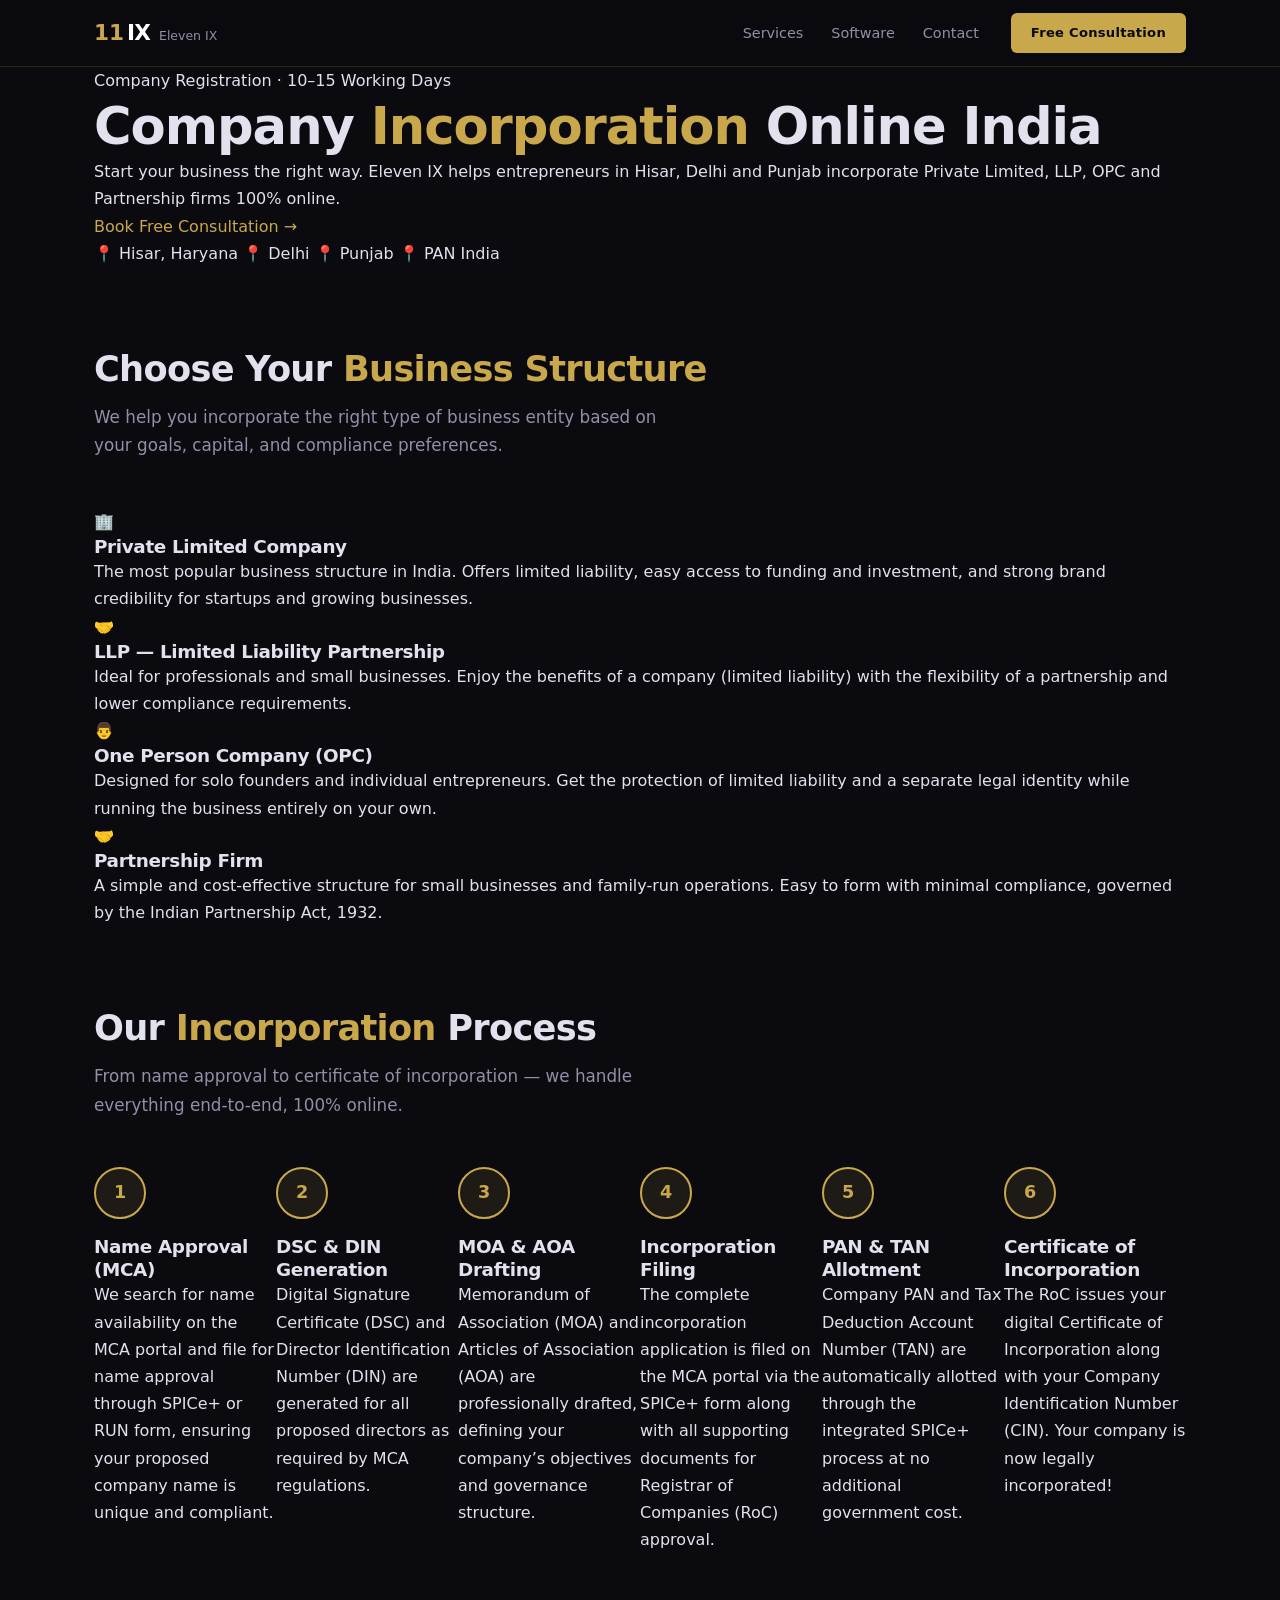
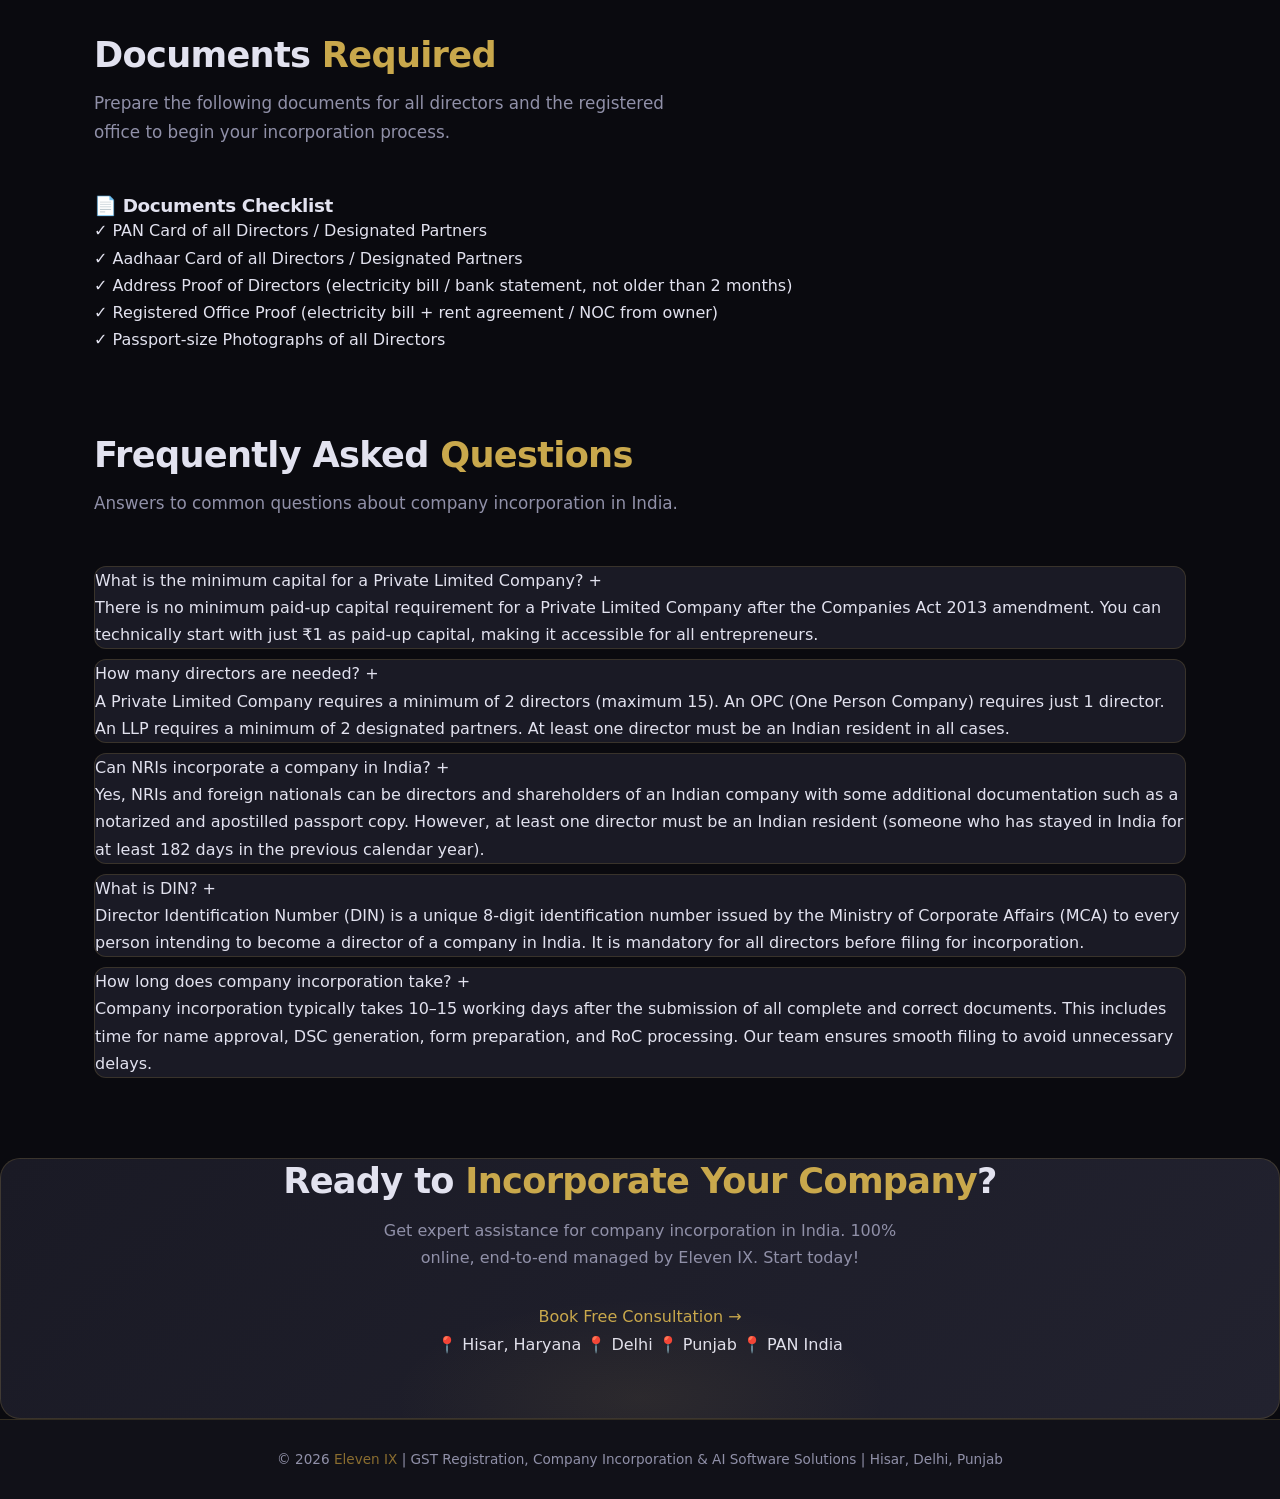
<file: company-incorporation.html>
<!DOCTYPE html>
<html lang="en">
<head>
  <meta charset="UTF-8" />
  <meta name="viewport" content="width=device-width, initial-scale=1.0" />
  <title>Company Incorporation Online India | Private Limited, LLP | Eleven IX</title>
  <meta name="description" content="Register your Private Limited Company, LLP or OPC online with Eleven IX. Expert company incorporation services in Hisar, Delhi, Punjab. Fast &amp; 100% online." />
  <meta name="keywords" content="company incorporation India, private limited company registration, LLP registration India, OPC registration, company registration Hisar, company registration Delhi, company registration Punjab, MCA registration" />
  <meta name="robots" content="index, follow" />
  <link rel="canonical" href="https://neohubware.com/company-incorporation" />
  <meta property="og:type" content="website" />
  <meta property="og:title" content="Company Incorporation Online India | Private Limited, LLP | Eleven IX" />
  <meta property="og:description" content="Register your Private Limited Company, LLP or OPC 100% online with Eleven IX. Serving Hisar, Delhi and Punjab." />
  <meta property="og:url" content="https://neohubware.com/company-incorporation" />
  <meta property="og:site_name" content="Eleven IX" />
  <link rel="stylesheet" href="service-page.css" />
  <script type="application/ld+json">
  {
    "@context": "https://schema.org",
    "@type": "Service",
    "name": "Company Incorporation Online India",
    "description": "Expert company incorporation services for Private Limited, LLP, OPC and Partnership firms. Helping entrepreneurs in Hisar, Delhi and Punjab incorporate their businesses 100% online.",
    "provider": {
      "@type": "Organization",
      "name": "Eleven IX",
      "url": "https://neohubware.com",
      "email": "contactadmin11@gmail.com",
      "areaServed": [
        {"@type": "City", "name": "Hisar"},
        {"@type": "State", "name": "Haryana"},
        {"@type": "City", "name": "Delhi"},
        {"@type": "State", "name": "Punjab"}
      ]
    },
    "serviceType": "Company Incorporation",
    "offers": {
      "@type": "Offer",
      "description": "Complete company incorporation service including name approval, DSC, DIN, MOA, AOA, and certificate of incorporation.",
      "areaServed": "India"
    }
  }
  </script>
  <script type="application/ld+json">
  {
    "@context": "https://schema.org",
    "@type": "FAQPage",
    "mainEntity": [
      {
        "@type": "Question",
        "name": "What is the minimum capital for a Private Limited Company?",
        "acceptedAnswer": {
          "@type": "Answer",
          "text": "There is no minimum paid-up capital requirement after the Companies Act 2013 amendment. You can start with Rs. 1."
        }
      },
      {
        "@type": "Question",
        "name": "How many directors are needed for company incorporation?",
        "acceptedAnswer": {
          "@type": "Answer",
          "text": "Minimum 2 directors for Private Limited Company, 1 for OPC, and 2 designated partners for LLP."
        }
      },
      {
        "@type": "Question",
        "name": "Can NRIs incorporate a company in India?",
        "acceptedAnswer": {
          "@type": "Answer",
          "text": "Yes, NRIs and foreign nationals can be directors and shareholders with some additional documents."
        }
      },
      {
        "@type": "Question",
        "name": "What is DIN?",
        "acceptedAnswer": {
          "@type": "Answer",
          "text": "Director Identification Number (DIN) is a unique number issued by MCA to every company director."
        }
      },
      {
        "@type": "Question",
        "name": "How long does company incorporation take?",
        "acceptedAnswer": {
          "@type": "Answer",
          "text": "Typically 10-15 working days after submission of all documents."
        }
      }
    ]
  }
  </script>
</head>
<body>

<!-- NAV -->
<nav>
  <div class="nav-inner">
    <a href="/" class="nav-logo">
      <span class="logo-num">11</span><span class="logo-ix">IX</span><span class="logo-word">Eleven IX</span>
    </a>
    <ul class="nav-links-sp">
      <li><a href="/#services">Services</a></li>
      <li><a href="/#software">Software</a></li>
      <li><a href="/#contactForm">Contact</a></li>
    </ul>
    <a href="/#contactForm" class="nav-cta">Free Consultation</a>
  </div>
</nav>

<!-- HERO -->
<section class="hero-section">
  <div class="container">
    <div class="badge">Company Registration &middot; 10&#8211;15 Working Days</div>
    <h1>Company <span class="gold">Incorporation</span> Online India</h1>
    <p class="hero-para">Start your business the right way. Eleven IX helps entrepreneurs in Hisar, Delhi and Punjab incorporate Private Limited, LLP, OPC and Partnership firms 100% online.</p>
    <a href="mailto:contactadmin11@gmail.com" class="cta-btn">Book Free Consultation &rarr;</a>
    <div class="location-tags">
      <span>&#128205; Hisar, Haryana</span>
      <span>&#128205; Delhi</span>
      <span>&#128205; Punjab</span>
      <span>&#128205; PAN India</span>
    </div>
  </div>
</section>

<!-- COMPANY TYPES -->
<section class="section">
  <div class="container">
    <h2 class="section-title">Choose Your <span class="gold">Business Structure</span></h2>
    <p class="section-sub">We help you incorporate the right type of business entity based on your goals, capital, and compliance preferences.</p>
    <div class="cards-grid">

      <div class="card">
        <div class="card-icon">&#127970;</div>
        <h3>Private Limited Company</h3>
        <p>The most popular business structure in India. Offers limited liability, easy access to funding and investment, and strong brand credibility for startups and growing businesses.</p>
      </div>

      <div class="card">
        <div class="card-icon">&#129309;</div>
        <h3>LLP &mdash; Limited Liability Partnership</h3>
        <p>Ideal for professionals and small businesses. Enjoy the benefits of a company (limited liability) with the flexibility of a partnership and lower compliance requirements.</p>
      </div>

      <div class="card">
        <div class="card-icon">&#128104;</div>
        <h3>One Person Company (OPC)</h3>
        <p>Designed for solo founders and individual entrepreneurs. Get the protection of limited liability and a separate legal identity while running the business entirely on your own.</p>
      </div>

      <div class="card">
        <div class="card-icon">&#129309;</div>
        <h3>Partnership Firm</h3>
        <p>A simple and cost-effective structure for small businesses and family-run operations. Easy to form with minimal compliance, governed by the Indian Partnership Act, 1932.</p>
      </div>

    </div>
  </div>
</section>

<!-- PROCESS -->
<section class="section section-alt">
  <div class="container">
    <h2 class="section-title">Our <span class="gold">Incorporation</span> Process</h2>
    <p class="section-sub">From name approval to certificate of incorporation &mdash; we handle everything end-to-end, 100% online.</p>
    <div class="process-steps">

      <div class="step">
        <div class="step-num">1</div>
        <div class="step-content">
          <h3>Name Approval (MCA)</h3>
          <p>We search for name availability on the MCA portal and file for name approval through SPICe+ or RUN form, ensuring your proposed company name is unique and compliant.</p>
        </div>
      </div>

      <div class="step">
        <div class="step-num">2</div>
        <div class="step-content">
          <h3>DSC &amp; DIN Generation</h3>
          <p>Digital Signature Certificate (DSC) and Director Identification Number (DIN) are generated for all proposed directors as required by MCA regulations.</p>
        </div>
      </div>

      <div class="step">
        <div class="step-num">3</div>
        <div class="step-content">
          <h3>MOA &amp; AOA Drafting</h3>
          <p>Memorandum of Association (MOA) and Articles of Association (AOA) are professionally drafted, defining your company&rsquo;s objectives and governance structure.</p>
        </div>
      </div>

      <div class="step">
        <div class="step-num">4</div>
        <div class="step-content">
          <h3>Incorporation Filing</h3>
          <p>The complete incorporation application is filed on the MCA portal via the SPICe+ form along with all supporting documents for Registrar of Companies (RoC) approval.</p>
        </div>
      </div>

      <div class="step">
        <div class="step-num">5</div>
        <div class="step-content">
          <h3>PAN &amp; TAN Allotment</h3>
          <p>Company PAN and Tax Deduction Account Number (TAN) are automatically allotted through the integrated SPICe+ process at no additional government cost.</p>
        </div>
      </div>

      <div class="step">
        <div class="step-num">6</div>
        <div class="step-content">
          <h3>Certificate of Incorporation</h3>
          <p>The RoC issues your digital Certificate of Incorporation along with your Company Identification Number (CIN). Your company is now legally incorporated!</p>
        </div>
      </div>

    </div>
  </div>
</section>

<!-- DOCUMENTS -->
<section class="section">
  <div class="container">
    <h2 class="section-title">Documents <span class="gold">Required</span></h2>
    <p class="section-sub">Prepare the following documents for all directors and the registered office to begin your incorporation process.</p>
    <div class="doc-card">
      <h3>&#128196; Documents Checklist</h3>
      <ul class="doc-list">
        <li>&#10003; PAN Card of all Directors / Designated Partners</li>
        <li>&#10003; Aadhaar Card of all Directors / Designated Partners</li>
        <li>&#10003; Address Proof of Directors (electricity bill / bank statement, not older than 2 months)</li>
        <li>&#10003; Registered Office Proof (electricity bill + rent agreement / NOC from owner)</li>
        <li>&#10003; Passport-size Photographs of all Directors</li>
      </ul>
    </div>
  </div>
</section>

<!-- FAQ -->
<section class="section section-alt">
  <div class="container">
    <h2 class="section-title">Frequently Asked <span class="gold">Questions</span></h2>
    <p class="section-sub">Answers to common questions about company incorporation in India.</p>
    <div class="faq-list">

      <div class="faq-item">
        <div class="faq-question">
          <span>What is the minimum capital for a Private Limited Company?</span>
          <span class="faq-icon">+</span>
        </div>
        <div class="faq-answer">
          <p>There is no minimum paid-up capital requirement for a Private Limited Company after the Companies Act 2013 amendment. You can technically start with just &#8377;1 as paid-up capital, making it accessible for all entrepreneurs.</p>
        </div>
      </div>

      <div class="faq-item">
        <div class="faq-question">
          <span>How many directors are needed?</span>
          <span class="faq-icon">+</span>
        </div>
        <div class="faq-answer">
          <p>A Private Limited Company requires a minimum of 2 directors (maximum 15). An OPC (One Person Company) requires just 1 director. An LLP requires a minimum of 2 designated partners. At least one director must be an Indian resident in all cases.</p>
        </div>
      </div>

      <div class="faq-item">
        <div class="faq-question">
          <span>Can NRIs incorporate a company in India?</span>
          <span class="faq-icon">+</span>
        </div>
        <div class="faq-answer">
          <p>Yes, NRIs and foreign nationals can be directors and shareholders of an Indian company with some additional documentation such as a notarized and apostilled passport copy. However, at least one director must be an Indian resident (someone who has stayed in India for at least 182 days in the previous calendar year).</p>
        </div>
      </div>

      <div class="faq-item">
        <div class="faq-question">
          <span>What is DIN?</span>
          <span class="faq-icon">+</span>
        </div>
        <div class="faq-answer">
          <p>Director Identification Number (DIN) is a unique 8-digit identification number issued by the Ministry of Corporate Affairs (MCA) to every person intending to become a director of a company in India. It is mandatory for all directors before filing for incorporation.</p>
        </div>
      </div>

      <div class="faq-item">
        <div class="faq-question">
          <span>How long does company incorporation take?</span>
          <span class="faq-icon">+</span>
        </div>
        <div class="faq-answer">
          <p>Company incorporation typically takes 10&ndash;15 working days after the submission of all complete and correct documents. This includes time for name approval, DSC generation, form preparation, and RoC processing. Our team ensures smooth filing to avoid unnecessary delays.</p>
        </div>
      </div>

    </div>
  </div>
</section>

<!-- FINAL CTA -->
<section class="section cta-section">
  <div class="container">
    <h2>Ready to <span class="gold">Incorporate Your Company</span>?</h2>
    <p>Get expert assistance for company incorporation in India. 100% online, end-to-end managed by Eleven IX. Start today!</p>
    <a href="mailto:contactadmin11@gmail.com" class="cta-btn">Book Free Consultation &rarr;</a>
    <div class="location-tags">
      <span>&#128205; Hisar, Haryana</span>
      <span>&#128205; Delhi</span>
      <span>&#128205; Punjab</span>
      <span>&#128205; PAN India</span>
    </div>
  </div>
</section>

<!-- FOOTER -->
<footer>
  <p>&copy; 2026 <a href="/">Eleven IX</a> | GST Registration, Company Incorporation &amp; AI Software Solutions | Hisar, Delhi, Punjab</p>
</footer>

<script>
document.querySelectorAll('.faq-item').forEach(item=>{
  item.addEventListener('click',()=>{
    item.classList.toggle('open');
    document.querySelectorAll('.faq-item').forEach(other=>{ if(other!==item) other.classList.remove('open'); });
  });
});
</script>

</body>
</html>
</file>
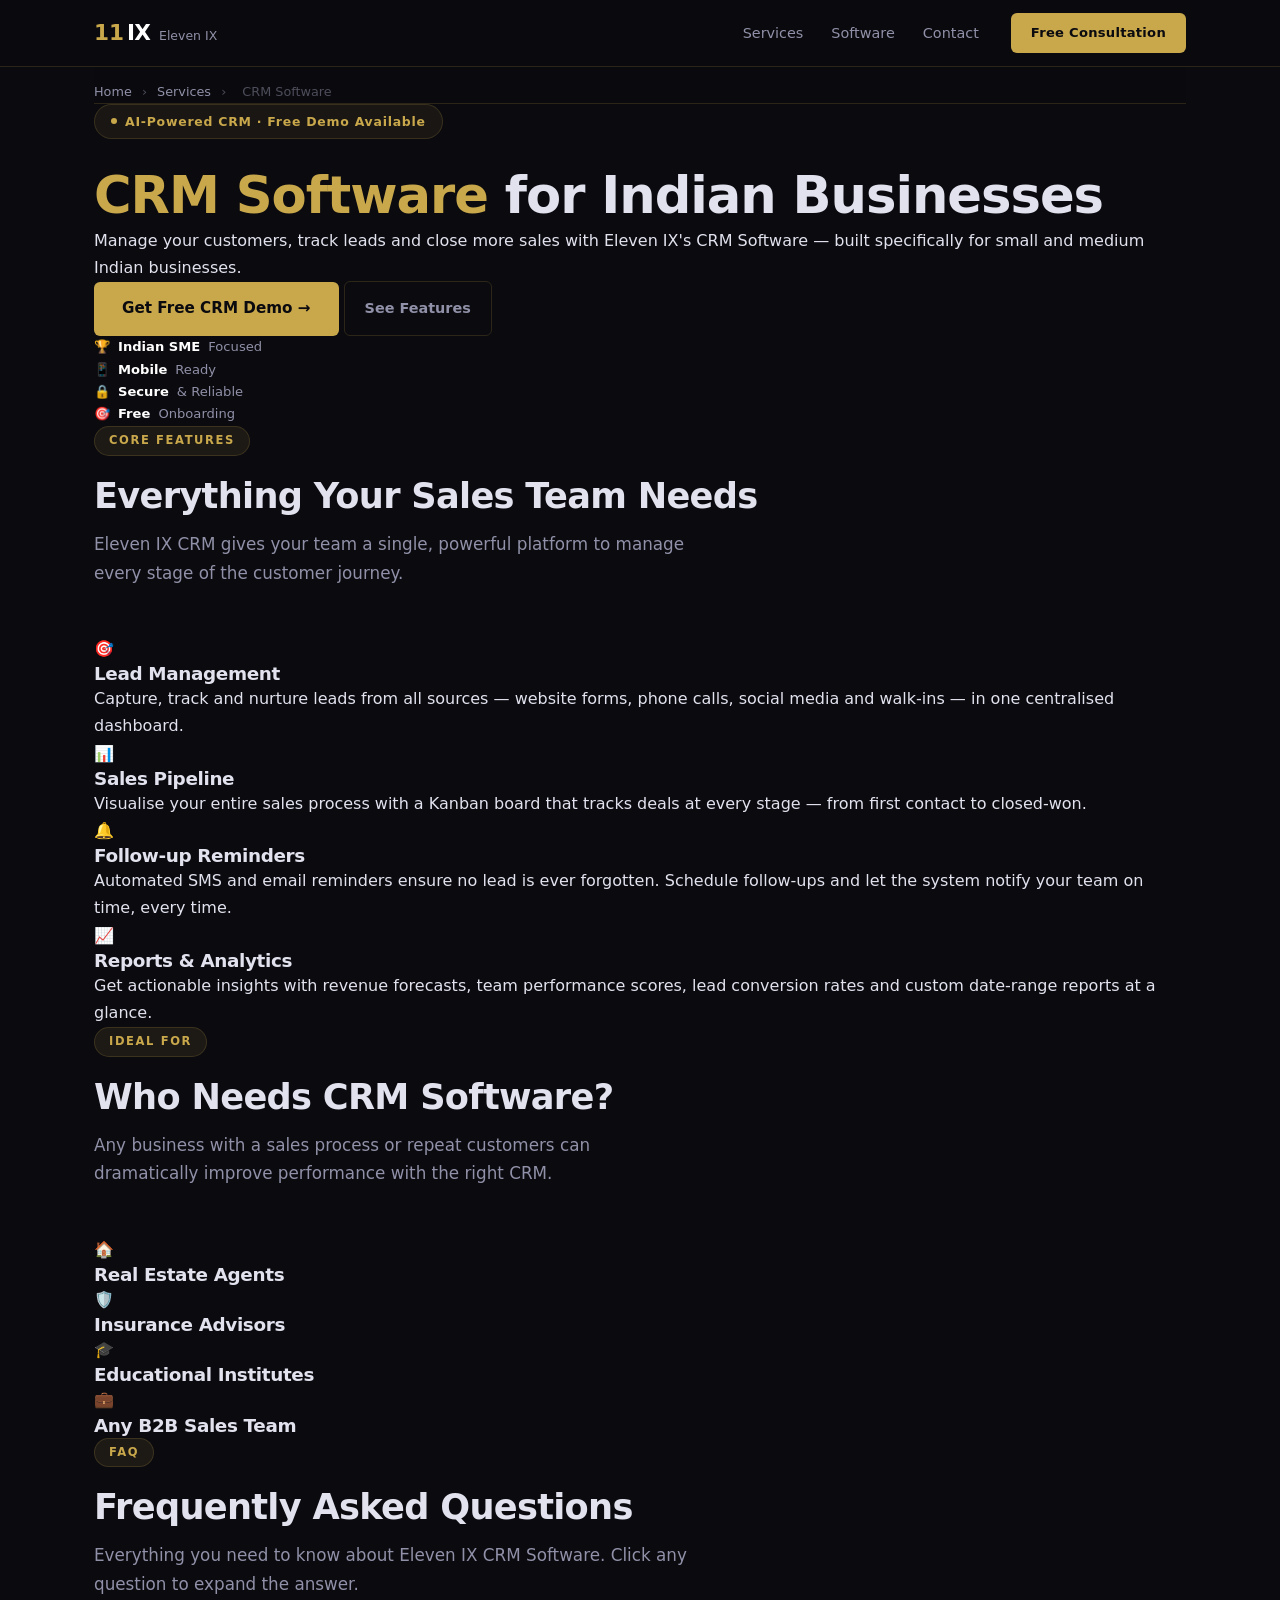
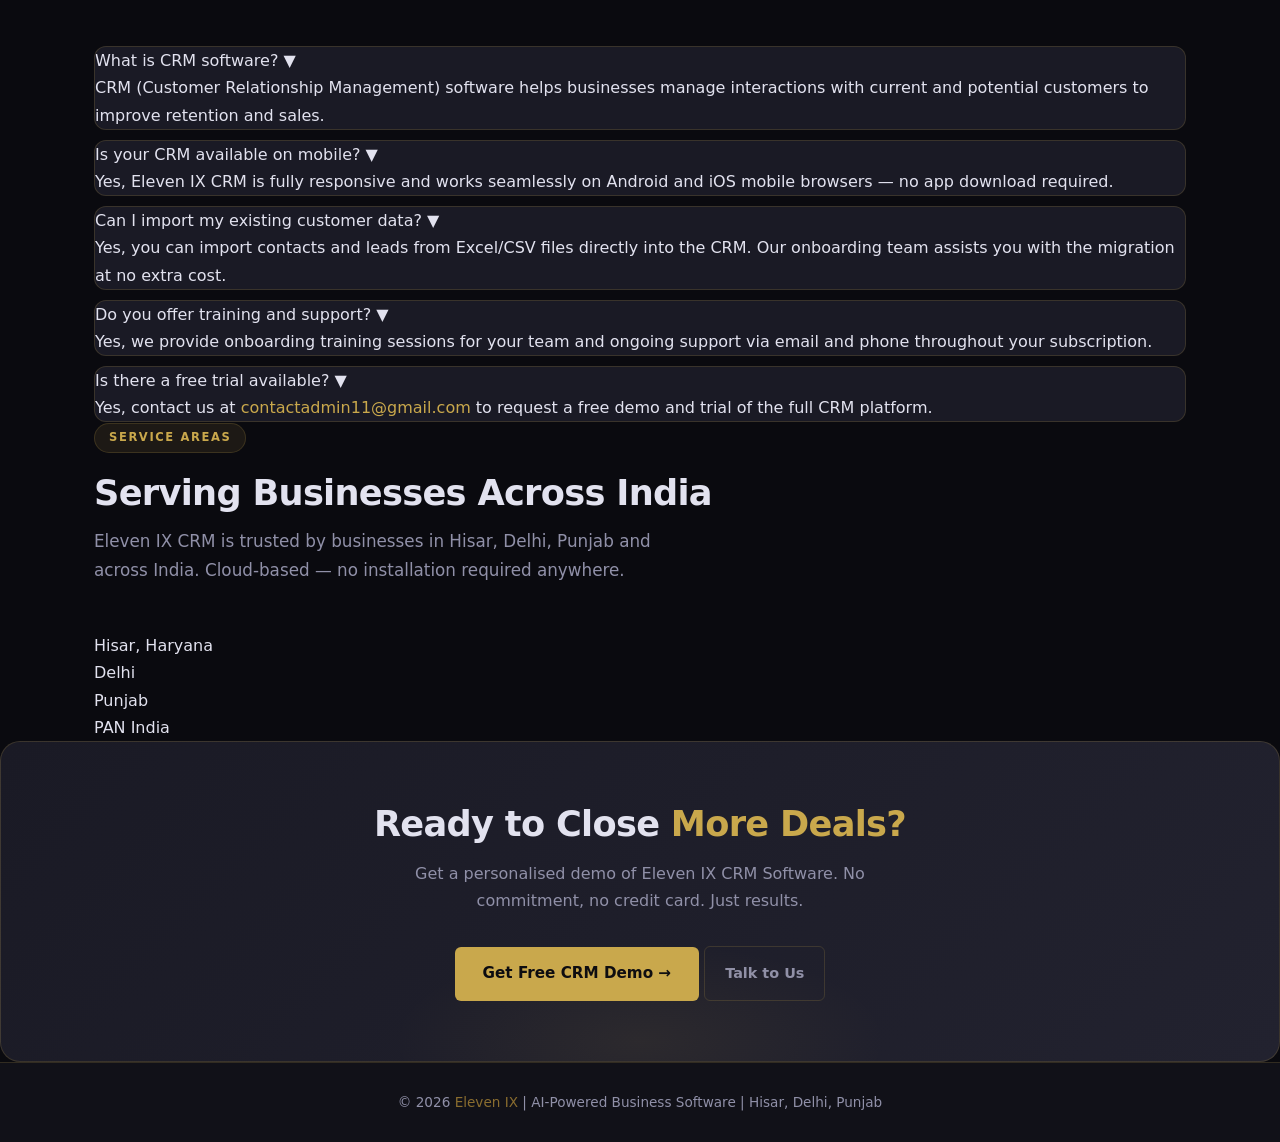
<file: crm-software.html>
<!DOCTYPE html>
<html lang="en">
<head>
  <meta charset="UTF-8" />
  <meta name="viewport" content="width=device-width, initial-scale=1.0" />
  <title>CRM Software for Small Business India | Eleven IX</title>
  <meta name="description" content="Affordable CRM Software for Indian SMEs by Eleven IX. Manage leads, customers, follow-ups and sales pipeline. Serving Hisar, Delhi, Punjab. Free demo available." />
  <meta name="keywords" content="CRM software India, CRM for small business, customer relationship management India, lead management CRM, sales pipeline software India, CRM Hisar, CRM Delhi, CRM Punjab, best CRM for SME India" />
  <meta name="robots" content="index, follow" />
  <meta name="author" content="Eleven IX" />
  <link rel="canonical" href="https://neohubware.com/crm-software" />

  <!-- Open Graph -->
  <meta property="og:type" content="website" />
  <meta property="og:title" content="CRM Software for Small Business India | Eleven IX" />
  <meta property="og:description" content="Affordable CRM Software for Indian SMEs by Eleven IX. Manage leads, customers, follow-ups and sales pipeline. Free demo available." />
  <meta property="og:url" content="https://neohubware.com/crm-software" />
  <meta property="og:site_name" content="Eleven IX" />

  <!-- Twitter Card -->
  <meta name="twitter:card" content="summary_large_image" />
  <meta name="twitter:title" content="CRM Software for Small Business India | Eleven IX" />
  <meta name="twitter:description" content="Affordable CRM Software for Indian SMEs. Manage leads, customers, follow-ups and sales pipeline." />

  <link rel="stylesheet" href="service-page.css" />

  <!-- Schema.org Structured Data -->
  <script type="application/ld+json">
  [
    {
      "@context": "https://schema.org",
      "@type": "SoftwareApplication",
      "name": "Eleven IX CRM Software",
      "applicationCategory": "BusinessApplication",
      "operatingSystem": "Web, Android, iOS",
      "description": "AI-powered CRM software for Indian small and medium businesses. Manage leads, track sales pipeline, automate follow-ups and generate revenue reports.",
      "url": "https://neohubware.com/crm-software",
      "offers": {
        "@type": "Offer",
        "priceCurrency": "INR",
        "availability": "https://schema.org/InStock",
        "seller": {
          "@type": "Organization",
          "name": "Eleven IX",
          "url": "https://neohubware.com"
        }
      },
      "featureList": [
        "Lead Management",
        "Sales Pipeline Kanban",
        "Automated Follow-up Reminders",
        "Reports and Analytics",
        "Mobile Responsive",
        "Excel/CSV Import"
      ]
    },
    {
      "@context": "https://schema.org",
      "@type": "Service",
      "name": "CRM Software for Indian Businesses",
      "serviceType": "Customer Relationship Management Software",
      "provider": {
        "@type": "Organization",
        "name": "Eleven IX",
        "url": "https://neohubware.com",
        "email": "contactadmin11@gmail.com",
        "areaServed": [
          { "@type": "City", "name": "Hisar", "containedInPlace": { "@type": "State", "name": "Haryana" } },
          { "@type": "City", "name": "Delhi" },
          { "@type": "State", "name": "Punjab" }
        ]
      },
      "description": "Affordable, AI-powered CRM software built specifically for Indian small and medium enterprises.",
      "hasOfferCatalog": {
        "@type": "OfferCatalog",
        "name": "CRM Software Plans",
        "itemListElement": [
          { "@type": "Offer", "itemOffered": { "@type": "Service", "name": "CRM Free Demo" } }
        ]
      }
    },
    {
      "@context": "https://schema.org",
      "@type": "FAQPage",
      "mainEntity": [
        {
          "@type": "Question",
          "name": "What is CRM software?",
          "acceptedAnswer": {
            "@type": "Answer",
            "text": "CRM (Customer Relationship Management) software helps businesses manage interactions with current and potential customers to improve retention and sales."
          }
        },
        {
          "@type": "Question",
          "name": "Is your CRM available on mobile?",
          "acceptedAnswer": {
            "@type": "Answer",
            "text": "Yes, Eleven IX CRM is fully responsive and works on Android and iOS mobile browsers."
          }
        },
        {
          "@type": "Question",
          "name": "Can I import my existing customer data?",
          "acceptedAnswer": {
            "@type": "Answer",
            "text": "Yes, you can import contacts and leads from Excel/CSV files directly into the CRM."
          }
        },
        {
          "@type": "Question",
          "name": "Do you offer training and support?",
          "acceptedAnswer": {
            "@type": "Answer",
            "text": "Yes, we provide onboarding training and ongoing support via email and phone."
          }
        },
        {
          "@type": "Question",
          "name": "Is there a free trial available?",
          "acceptedAnswer": {
            "@type": "Answer",
            "text": "Yes, contact us at contactadmin11@gmail.com to request a free demo and trial."
          }
        }
      ]
    },
    {
      "@context": "https://schema.org",
      "@type": "BreadcrumbList",
      "itemListElement": [
        { "@type": "ListItem", "position": 1, "name": "Home", "item": "https://neohubware.com/" },
        { "@type": "ListItem", "position": 2, "name": "Services", "item": "https://neohubware.com/#services" },
        { "@type": "ListItem", "position": 3, "name": "CRM Software", "item": "https://neohubware.com/crm-software" }
      ]
    }
  ]
  </script>
</head>
<body>

<!-- ============================== NAV ============================== -->
<nav>
  <div class='nav-inner'>
    <a href='/' class='nav-logo'><span class='logo-num'>11</span><span class='logo-ix'>IX</span><span class='logo-word'>Eleven IX</span></a>
    <ul class='nav-links-sp'>
      <li><a href='/#services'>Services</a></li>
      <li><a href='/#software'>Software</a></li>
      <li><a href='/#contactForm'>Contact</a></li>
    </ul>
    <a href='/#contactForm' class='nav-cta'>Free Consultation</a>
  </div>
</nav>

<!-- ============================== BREADCRUMB ============================== -->
<div class="container">
  <nav class="breadcrumb" aria-label="Breadcrumb">
    <a href="/">Home</a>
    <span>›</span>
    <a href="/#services">Services</a>
    <span>›</span>
    <span class="current">CRM Software</span>
  </nav>
</div>

<!-- ============================== HERO ============================== -->
<section class="hero-section">
  <div class="container">
    <div class="hero-badge">AI-Powered CRM · Free Demo Available</div>
    <h1><span class='gold'>CRM Software</span> for Indian Businesses</h1>
    <p>Manage your customers, track leads and close more sales with Eleven IX's CRM Software — built specifically for small and medium Indian businesses.</p>
    <div class="hero-cta-group">
      <a href="mailto:contactadmin11@gmail.com?subject=CRM%20Software%20Free%20Demo%20Request" class="btn-primary">Get Free CRM Demo →</a>
      <a href="#features" class="btn-secondary">See Features</a>
    </div>
    <div class="trust-strip">
      <div class="trust-item"><span class="trust-icon">🏆</span> <strong>Indian SME</strong> Focused</div>
      <div class="trust-item"><span class="trust-icon">📱</span> <strong>Mobile</strong> Ready</div>
      <div class="trust-item"><span class="trust-icon">🔒</span> <strong>Secure</strong> &amp; Reliable</div>
      <div class="trust-item"><span class="trust-icon">🎯</span> <strong>Free</strong> Onboarding</div>
    </div>
  </div>
</section>

<!-- ============================== FEATURES ============================== -->
<section class="features-section" id="features">
  <div class="container">
    <div class="section-header">
      <span class="section-label">Core Features</span>
      <h2 class="section-title">Everything Your Sales Team Needs</h2>
      <p class="section-sub">Eleven IX CRM gives your team a single, powerful platform to manage every stage of the customer journey.</p>
    </div>
    <div class="features-grid">

      <div class="feature-card">
        <div class="feature-icon">🎯</div>
        <h3>Lead Management</h3>
        <p>Capture, track and nurture leads from all sources — website forms, phone calls, social media and walk-ins — in one centralised dashboard.</p>
      </div>

      <div class="feature-card">
        <div class="feature-icon">📊</div>
        <h3>Sales Pipeline</h3>
        <p>Visualise your entire sales process with a Kanban board that tracks deals at every stage — from first contact to closed-won.</p>
      </div>

      <div class="feature-card">
        <div class="feature-icon">🔔</div>
        <h3>Follow-up Reminders</h3>
        <p>Automated SMS and email reminders ensure no lead is ever forgotten. Schedule follow-ups and let the system notify your team on time, every time.</p>
      </div>

      <div class="feature-card">
        <div class="feature-icon">📈</div>
        <h3>Reports &amp; Analytics</h3>
        <p>Get actionable insights with revenue forecasts, team performance scores, lead conversion rates and custom date-range reports at a glance.</p>
      </div>

    </div>
  </div>
</section>

<!-- ============================== WHO NEEDS IT ============================== -->
<section class="who-section" id="who">
  <div class="container">
    <div class="section-header">
      <span class="section-label">Ideal For</span>
      <h2 class="section-title">Who Needs CRM Software?</h2>
      <p class="section-sub">Any business with a sales process or repeat customers can dramatically improve performance with the right CRM.</p>
    </div>
    <div class="who-grid">

      <div class="who-card">
        <div class="who-icon">🏠</div>
        <h3>Real Estate Agents</h3>
      </div>

      <div class="who-card">
        <div class="who-icon">🛡️</div>
        <h3>Insurance Advisors</h3>
      </div>

      <div class="who-card">
        <div class="who-icon">🎓</div>
        <h3>Educational Institutes</h3>
      </div>

      <div class="who-card">
        <div class="who-icon">💼</div>
        <h3>Any B2B Sales Team</h3>
      </div>

    </div>
  </div>
</section>

<!-- ============================== FAQ ============================== -->
<section class="faq-section" id="faq">
  <div class="container">
    <div class="section-header">
      <span class="section-label">FAQ</span>
      <h2 class="section-title">Frequently Asked Questions</h2>
      <p class="section-sub">Everything you need to know about Eleven IX CRM Software. Click any question to expand the answer.</p>
    </div>
    <div class="faq-list">

      <div class="faq-item">
        <div class="faq-question">
          <span>What is CRM software?</span>
          <span class="faq-arrow">▼</span>
        </div>
        <div class="faq-answer">CRM (Customer Relationship Management) software helps businesses manage interactions with current and potential customers to improve retention and sales.</div>
      </div>

      <div class="faq-item">
        <div class="faq-question">
          <span>Is your CRM available on mobile?</span>
          <span class="faq-arrow">▼</span>
        </div>
        <div class="faq-answer">Yes, Eleven IX CRM is fully responsive and works seamlessly on Android and iOS mobile browsers — no app download required.</div>
      </div>

      <div class="faq-item">
        <div class="faq-question">
          <span>Can I import my existing customer data?</span>
          <span class="faq-arrow">▼</span>
        </div>
        <div class="faq-answer">Yes, you can import contacts and leads from Excel/CSV files directly into the CRM. Our onboarding team assists you with the migration at no extra cost.</div>
      </div>

      <div class="faq-item">
        <div class="faq-question">
          <span>Do you offer training and support?</span>
          <span class="faq-arrow">▼</span>
        </div>
        <div class="faq-answer">Yes, we provide onboarding training sessions for your team and ongoing support via email and phone throughout your subscription.</div>
      </div>

      <div class="faq-item">
        <div class="faq-question">
          <span>Is there a free trial available?</span>
          <span class="faq-arrow">▼</span>
        </div>
        <div class="faq-answer">Yes, contact us at <a href="mailto:contactadmin11@gmail.com">contactadmin11@gmail.com</a> to request a free demo and trial of the full CRM platform.</div>
      </div>

    </div>
  </div>
</section>

<!-- ============================== LOCATIONS ============================== -->
<section class="locations-section" id="locations">
  <div class="container">
    <div class="section-header">
      <span class="section-label">Service Areas</span>
      <h2 class="section-title">Serving Businesses Across India</h2>
      <p class="section-sub">Eleven IX CRM is trusted by businesses in Hisar, Delhi, Punjab and across India. Cloud-based — no installation required anywhere.</p>
    </div>
    <div class="locations-grid">
      <div class="location-pill"><span class="location-dot"></span>Hisar, Haryana</div>
      <div class="location-pill"><span class="location-dot"></span>Delhi</div>
      <div class="location-pill"><span class="location-dot"></span>Punjab</div>
      <div class="location-pill"><span class="location-dot"></span>PAN India</div>
    </div>
  </div>
</section>

<!-- ============================== CTA ============================== -->
<section class="cta-section" id="contact">
  <div class="container">
    <h2>Ready to Close <span class="gold">More Deals?</span></h2>
    <p>Get a personalised demo of Eleven IX CRM Software. No commitment, no credit card. Just results.</p>
    <div class="hero-cta-group">
      <a href="mailto:contactadmin11@gmail.com?subject=CRM%20Software%20Free%20Demo%20Request" class="btn-primary">Get Free CRM Demo →</a>
      <a href="/#contactForm" class="btn-secondary">Talk to Us</a>
    </div>
  </div>
</section>

<!-- ============================== FOOTER ============================== -->
<footer><p>© 2026 <a href='/'>Eleven IX</a> | AI-Powered Business Software | Hisar, Delhi, Punjab</p></footer>

<!-- ============================== FAQ JS ============================== -->
<script>document.querySelectorAll('.faq-item').forEach(item=>{item.addEventListener('click',()=>{item.classList.toggle('open');document.querySelectorAll('.faq-item').forEach(other=>{if(other!==item)other.classList.remove('open');});});});</script>

</body>
</html>
</file>
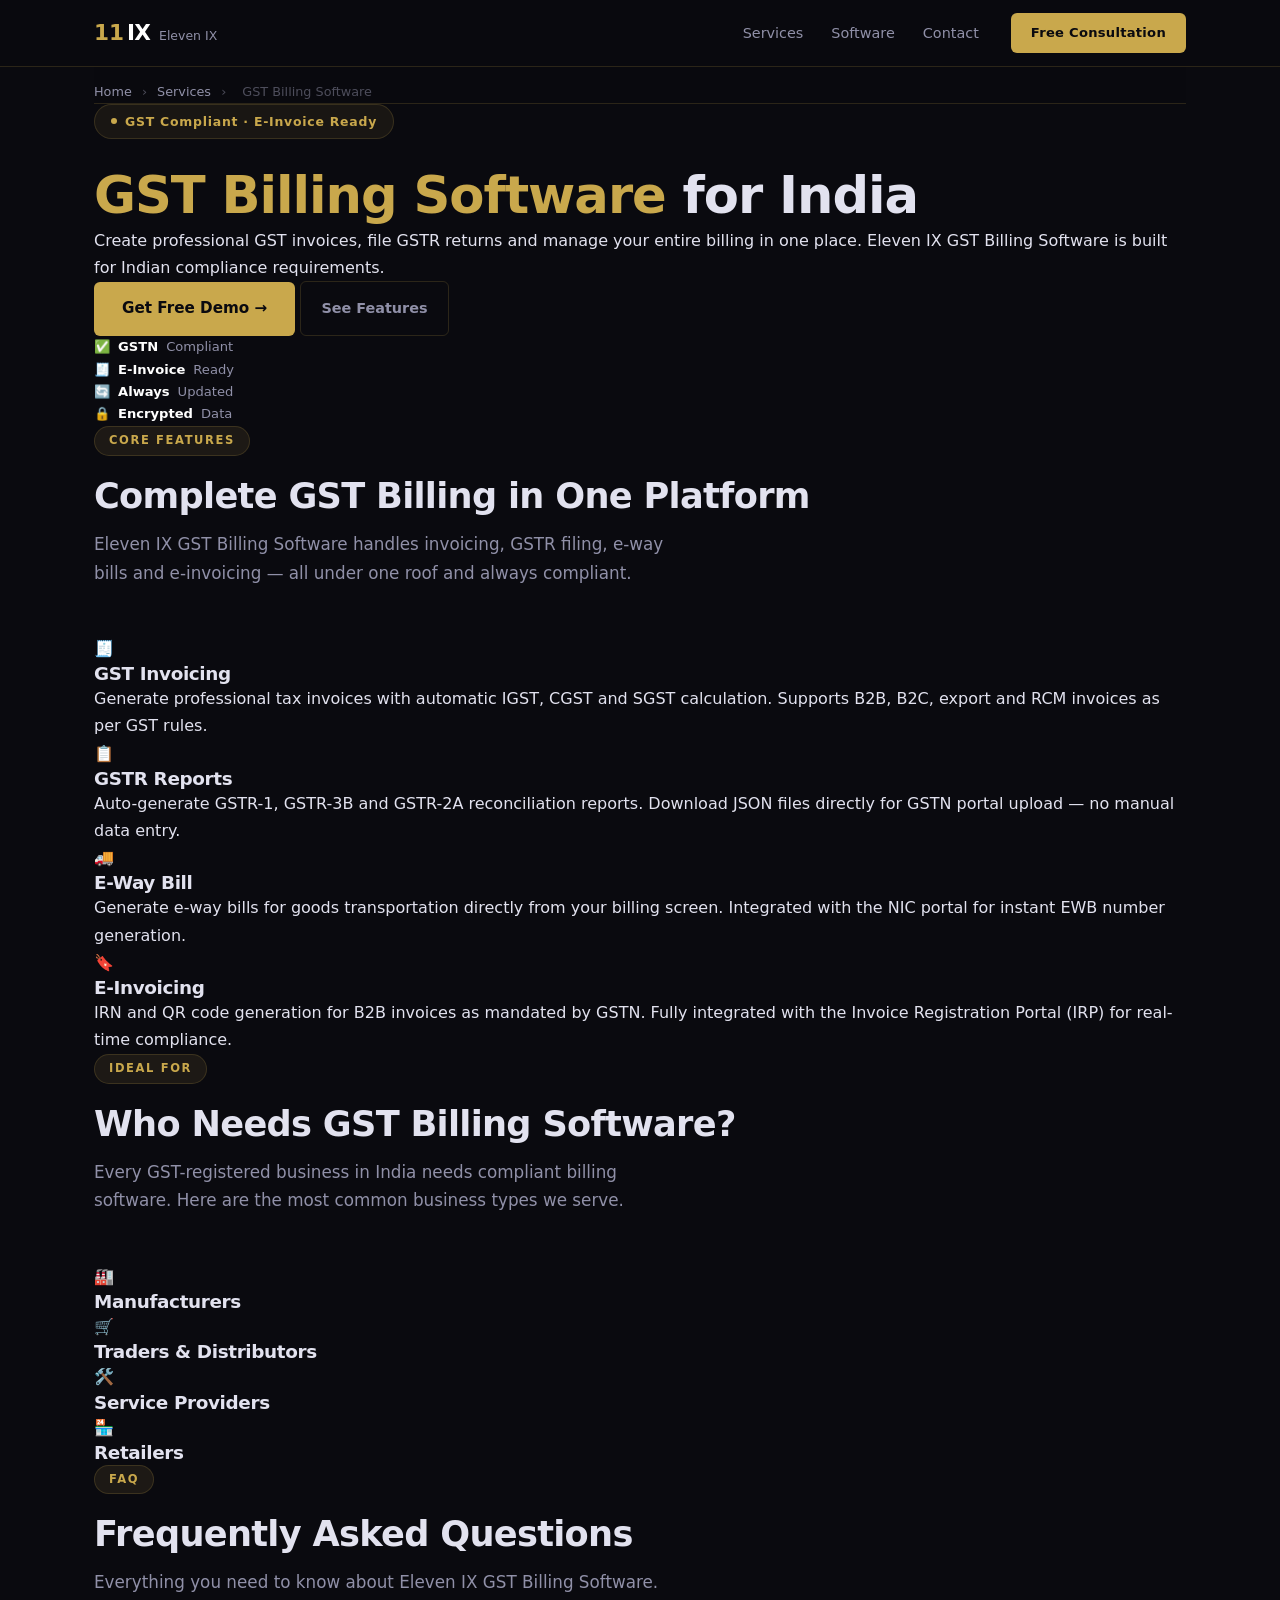
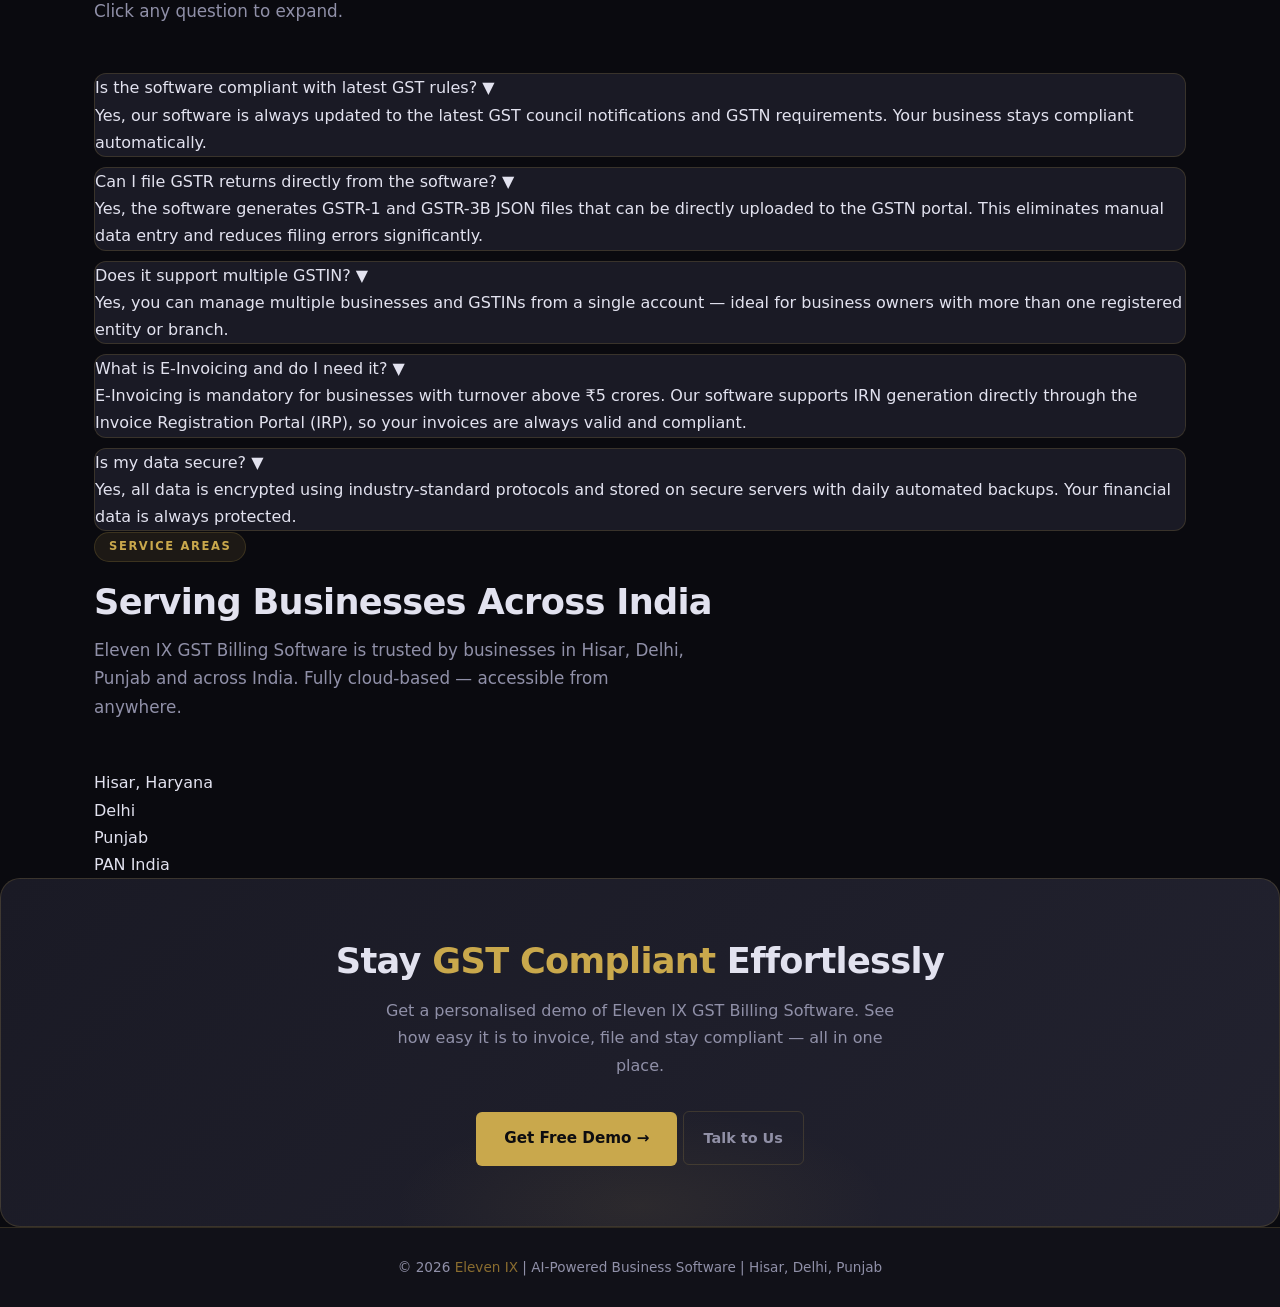
<file: gst-billing-software.html>
<!DOCTYPE html>
<html lang="en">
<head>
  <meta charset="UTF-8" />
  <meta name="viewport" content="width=device-width, initial-scale=1.0" />
  <title>GST Billing Software India | Invoice &amp; Accounting | Eleven IX</title>
  <meta name="description" content="GST-compliant billing and invoice software for Indian businesses by Eleven IX. Generate GST invoices, e-way bills, GSTR reports. Hisar, Delhi, Punjab. Free demo." />
  <meta name="keywords" content="GST billing software India, GST invoice software, GSTR filing software, e-way bill software, e-invoicing India, GST accounting software, GST software Hisar, GST software Delhi, GST software Punjab, IRN generation software India" />
  <meta name="robots" content="index, follow" />
  <meta name="author" content="Eleven IX" />
  <link rel="canonical" href="https://neohubware.com/gst-billing-software" />

  <!-- Open Graph -->
  <meta property="og:type" content="website" />
  <meta property="og:title" content="GST Billing Software India | Invoice &amp; Accounting | Eleven IX" />
  <meta property="og:description" content="GST-compliant billing and invoice software for Indian businesses. Generate GST invoices, e-way bills, GSTR reports. Free demo." />
  <meta property="og:url" content="https://neohubware.com/gst-billing-software" />
  <meta property="og:site_name" content="Eleven IX" />

  <!-- Twitter Card -->
  <meta name="twitter:card" content="summary_large_image" />
  <meta name="twitter:title" content="GST Billing Software India | Eleven IX" />
  <meta name="twitter:description" content="GST-compliant billing and invoice software for Indian businesses. GSTR-1, GSTR-3B, e-way bills, e-invoicing. Free demo." />

  <link rel="stylesheet" href="service-page.css" />

  <!-- Schema.org Structured Data -->
  <script type="application/ld+json">
  [
    {
      "@context": "https://schema.org",
      "@type": "SoftwareApplication",
      "name": "Eleven IX GST Billing Software",
      "applicationCategory": "BusinessApplication",
      "operatingSystem": "Web",
      "description": "GST-compliant billing and invoice software for Indian businesses. Generate GST invoices with IGST/CGST/SGST auto-calculation, file GSTR reports, create e-way bills and e-invoices with IRN and QR codes.",
      "url": "https://neohubware.com/gst-billing-software",
      "offers": {
        "@type": "Offer",
        "priceCurrency": "INR",
        "availability": "https://schema.org/InStock",
        "seller": {
          "@type": "Organization",
          "name": "Eleven IX",
          "url": "https://neohubware.com"
        }
      },
      "featureList": [
        "GST Invoicing with IGST CGST SGST auto-calculation",
        "GSTR-1 and GSTR-3B report generation",
        "E-Way Bill generation",
        "E-Invoicing with IRN and QR code",
        "Multiple GSTIN support",
        "Secure encrypted data storage"
      ]
    },
    {
      "@context": "https://schema.org",
      "@type": "Service",
      "name": "GST Billing Software for Indian Businesses",
      "serviceType": "GST Billing and Accounting Software",
      "provider": {
        "@type": "Organization",
        "name": "Eleven IX",
        "url": "https://neohubware.com",
        "email": "contactadmin11@gmail.com",
        "areaServed": [
          { "@type": "City", "name": "Hisar", "containedInPlace": { "@type": "State", "name": "Haryana" } },
          { "@type": "City", "name": "Delhi" },
          { "@type": "State", "name": "Punjab" }
        ]
      },
      "description": "GST-compliant billing, invoicing and accounting software built for Indian businesses. Always updated to the latest GSTN requirements.",
      "hasOfferCatalog": {
        "@type": "OfferCatalog",
        "name": "GST Billing Software Plans",
        "itemListElement": [
          { "@type": "Offer", "itemOffered": { "@type": "Service", "name": "GST Billing Free Demo" } }
        ]
      }
    },
    {
      "@context": "https://schema.org",
      "@type": "FAQPage",
      "mainEntity": [
        {
          "@type": "Question",
          "name": "Is the software compliant with latest GST rules?",
          "acceptedAnswer": {
            "@type": "Answer",
            "text": "Yes, our software is always updated to the latest GST council notifications and GSTN requirements."
          }
        },
        {
          "@type": "Question",
          "name": "Can I file GSTR returns directly from the software?",
          "acceptedAnswer": {
            "@type": "Answer",
            "text": "Yes, the software generates GSTR-1 and GSTR-3B JSON files that can be directly uploaded to the GSTN portal."
          }
        },
        {
          "@type": "Question",
          "name": "Does it support multiple GSTIN?",
          "acceptedAnswer": {
            "@type": "Answer",
            "text": "Yes, you can manage multiple businesses and GSTINs from a single account."
          }
        },
        {
          "@type": "Question",
          "name": "What is E-Invoicing and do I need it?",
          "acceptedAnswer": {
            "@type": "Answer",
            "text": "E-Invoicing is mandatory for businesses with turnover above ₹5 crores. Our software supports IRN generation directly."
          }
        },
        {
          "@type": "Question",
          "name": "Is my data secure?",
          "acceptedAnswer": {
            "@type": "Answer",
            "text": "Yes, all data is encrypted and stored on secure servers with regular backups."
          }
        }
      ]
    },
    {
      "@context": "https://schema.org",
      "@type": "BreadcrumbList",
      "itemListElement": [
        { "@type": "ListItem", "position": 1, "name": "Home", "item": "https://neohubware.com/" },
        { "@type": "ListItem", "position": 2, "name": "Services", "item": "https://neohubware.com/#services" },
        { "@type": "ListItem", "position": 3, "name": "GST Billing Software", "item": "https://neohubware.com/gst-billing-software" }
      ]
    }
  ]
  </script>
</head>
<body>

<!-- ============================== NAV ============================== -->
<nav>
  <div class='nav-inner'>
    <a href='/' class='nav-logo'><span class='logo-num'>11</span><span class='logo-ix'>IX</span><span class='logo-word'>Eleven IX</span></a>
    <ul class='nav-links-sp'>
      <li><a href='/#services'>Services</a></li>
      <li><a href='/#software'>Software</a></li>
      <li><a href='/#contactForm'>Contact</a></li>
    </ul>
    <a href='/#contactForm' class='nav-cta'>Free Consultation</a>
  </div>
</nav>

<!-- ============================== BREADCRUMB ============================== -->
<div class="container">
  <nav class="breadcrumb" aria-label="Breadcrumb">
    <a href="/">Home</a>
    <span>›</span>
    <a href="/#services">Services</a>
    <span>›</span>
    <span class="current">GST Billing Software</span>
  </nav>
</div>

<!-- ============================== HERO ============================== -->
<section class="hero-section">
  <div class="container">
    <div class="hero-badge">GST Compliant · E-Invoice Ready</div>
    <h1><span class='gold'>GST Billing Software</span> for India</h1>
    <p>Create professional GST invoices, file GSTR returns and manage your entire billing in one place. Eleven IX GST Billing Software is built for Indian compliance requirements.</p>
    <div class="hero-cta-group">
      <a href="mailto:contactadmin11@gmail.com?subject=GST%20Billing%20Software%20Free%20Demo%20Request" class="btn-primary">Get Free Demo →</a>
      <a href="#features" class="btn-secondary">See Features</a>
    </div>
    <div class="trust-strip">
      <div class="trust-item"><span class="trust-icon">✅</span> <strong>GSTN</strong> Compliant</div>
      <div class="trust-item"><span class="trust-icon">🧾</span> <strong>E-Invoice</strong> Ready</div>
      <div class="trust-item"><span class="trust-icon">🔄</span> <strong>Always</strong> Updated</div>
      <div class="trust-item"><span class="trust-icon">🔒</span> <strong>Encrypted</strong> Data</div>
    </div>
  </div>
</section>

<!-- ============================== FEATURES ============================== -->
<section class="features-section" id="features">
  <div class="container">
    <div class="section-header">
      <span class="section-label">Core Features</span>
      <h2 class="section-title">Complete GST Billing in One Platform</h2>
      <p class="section-sub">Eleven IX GST Billing Software handles invoicing, GSTR filing, e-way bills and e-invoicing — all under one roof and always compliant.</p>
    </div>
    <div class="features-grid">

      <div class="feature-card">
        <div class="feature-icon">🧾</div>
        <h3>GST Invoicing</h3>
        <p>Generate professional tax invoices with automatic IGST, CGST and SGST calculation. Supports B2B, B2C, export and RCM invoices as per GST rules.</p>
      </div>

      <div class="feature-card">
        <div class="feature-icon">📋</div>
        <h3>GSTR Reports</h3>
        <p>Auto-generate GSTR-1, GSTR-3B and GSTR-2A reconciliation reports. Download JSON files directly for GSTN portal upload — no manual data entry.</p>
      </div>

      <div class="feature-card">
        <div class="feature-icon">🚚</div>
        <h3>E-Way Bill</h3>
        <p>Generate e-way bills for goods transportation directly from your billing screen. Integrated with the NIC portal for instant EWB number generation.</p>
      </div>

      <div class="feature-card">
        <div class="feature-icon">🔖</div>
        <h3>E-Invoicing</h3>
        <p>IRN and QR code generation for B2B invoices as mandated by GSTN. Fully integrated with the Invoice Registration Portal (IRP) for real-time compliance.</p>
      </div>

    </div>
  </div>
</section>

<!-- ============================== WHO NEEDS IT ============================== -->
<section class="who-section" id="who">
  <div class="container">
    <div class="section-header">
      <span class="section-label">Ideal For</span>
      <h2 class="section-title">Who Needs GST Billing Software?</h2>
      <p class="section-sub">Every GST-registered business in India needs compliant billing software. Here are the most common business types we serve.</p>
    </div>
    <div class="who-grid">

      <div class="who-card">
        <div class="who-icon">🏭</div>
        <h3>Manufacturers</h3>
      </div>

      <div class="who-card">
        <div class="who-icon">🛒</div>
        <h3>Traders &amp; Distributors</h3>
      </div>

      <div class="who-card">
        <div class="who-icon">🛠️</div>
        <h3>Service Providers</h3>
      </div>

      <div class="who-card">
        <div class="who-icon">🏪</div>
        <h3>Retailers</h3>
      </div>

    </div>
  </div>
</section>

<!-- ============================== FAQ ============================== -->
<section class="faq-section" id="faq">
  <div class="container">
    <div class="section-header">
      <span class="section-label">FAQ</span>
      <h2 class="section-title">Frequently Asked Questions</h2>
      <p class="section-sub">Everything you need to know about Eleven IX GST Billing Software. Click any question to expand.</p>
    </div>
    <div class="faq-list">

      <div class="faq-item">
        <div class="faq-question">
          <span>Is the software compliant with latest GST rules?</span>
          <span class="faq-arrow">▼</span>
        </div>
        <div class="faq-answer">Yes, our software is always updated to the latest GST council notifications and GSTN requirements. Your business stays compliant automatically.</div>
      </div>

      <div class="faq-item">
        <div class="faq-question">
          <span>Can I file GSTR returns directly from the software?</span>
          <span class="faq-arrow">▼</span>
        </div>
        <div class="faq-answer">Yes, the software generates GSTR-1 and GSTR-3B JSON files that can be directly uploaded to the GSTN portal. This eliminates manual data entry and reduces filing errors significantly.</div>
      </div>

      <div class="faq-item">
        <div class="faq-question">
          <span>Does it support multiple GSTIN?</span>
          <span class="faq-arrow">▼</span>
        </div>
        <div class="faq-answer">Yes, you can manage multiple businesses and GSTINs from a single account — ideal for business owners with more than one registered entity or branch.</div>
      </div>

      <div class="faq-item">
        <div class="faq-question">
          <span>What is E-Invoicing and do I need it?</span>
          <span class="faq-arrow">▼</span>
        </div>
        <div class="faq-answer">E-Invoicing is mandatory for businesses with turnover above ₹5 crores. Our software supports IRN generation directly through the Invoice Registration Portal (IRP), so your invoices are always valid and compliant.</div>
      </div>

      <div class="faq-item">
        <div class="faq-question">
          <span>Is my data secure?</span>
          <span class="faq-arrow">▼</span>
        </div>
        <div class="faq-answer">Yes, all data is encrypted using industry-standard protocols and stored on secure servers with daily automated backups. Your financial data is always protected.</div>
      </div>

    </div>
  </div>
</section>

<!-- ============================== LOCATIONS ============================== -->
<section class="locations-section" id="locations">
  <div class="container">
    <div class="section-header">
      <span class="section-label">Service Areas</span>
      <h2 class="section-title">Serving Businesses Across India</h2>
      <p class="section-sub">Eleven IX GST Billing Software is trusted by businesses in Hisar, Delhi, Punjab and across India. Fully cloud-based — accessible from anywhere.</p>
    </div>
    <div class="locations-grid">
      <div class="location-pill"><span class="location-dot"></span>Hisar, Haryana</div>
      <div class="location-pill"><span class="location-dot"></span>Delhi</div>
      <div class="location-pill"><span class="location-dot"></span>Punjab</div>
      <div class="location-pill"><span class="location-dot"></span>PAN India</div>
    </div>
  </div>
</section>

<!-- ============================== CTA ============================== -->
<section class="cta-section" id="contact">
  <div class="container">
    <h2>Stay <span class="gold">GST Compliant</span> Effortlessly</h2>
    <p>Get a personalised demo of Eleven IX GST Billing Software. See how easy it is to invoice, file and stay compliant — all in one place.</p>
    <div class="hero-cta-group">
      <a href="mailto:contactadmin11@gmail.com?subject=GST%20Billing%20Software%20Free%20Demo%20Request" class="btn-primary">Get Free Demo →</a>
      <a href="/#contactForm" class="btn-secondary">Talk to Us</a>
    </div>
  </div>
</section>

<!-- ============================== FOOTER ============================== -->
<footer><p>© 2026 <a href='/'>Eleven IX</a> | AI-Powered Business Software | Hisar, Delhi, Punjab</p></footer>

<!-- ============================== FAQ JS ============================== -->
<script>document.querySelectorAll('.faq-item').forEach(item=>{item.addEventListener('click',()=>{item.classList.toggle('open');document.querySelectorAll('.faq-item').forEach(other=>{if(other!==item)other.classList.remove('open');});});});</script>

</body>
</html>
</file>
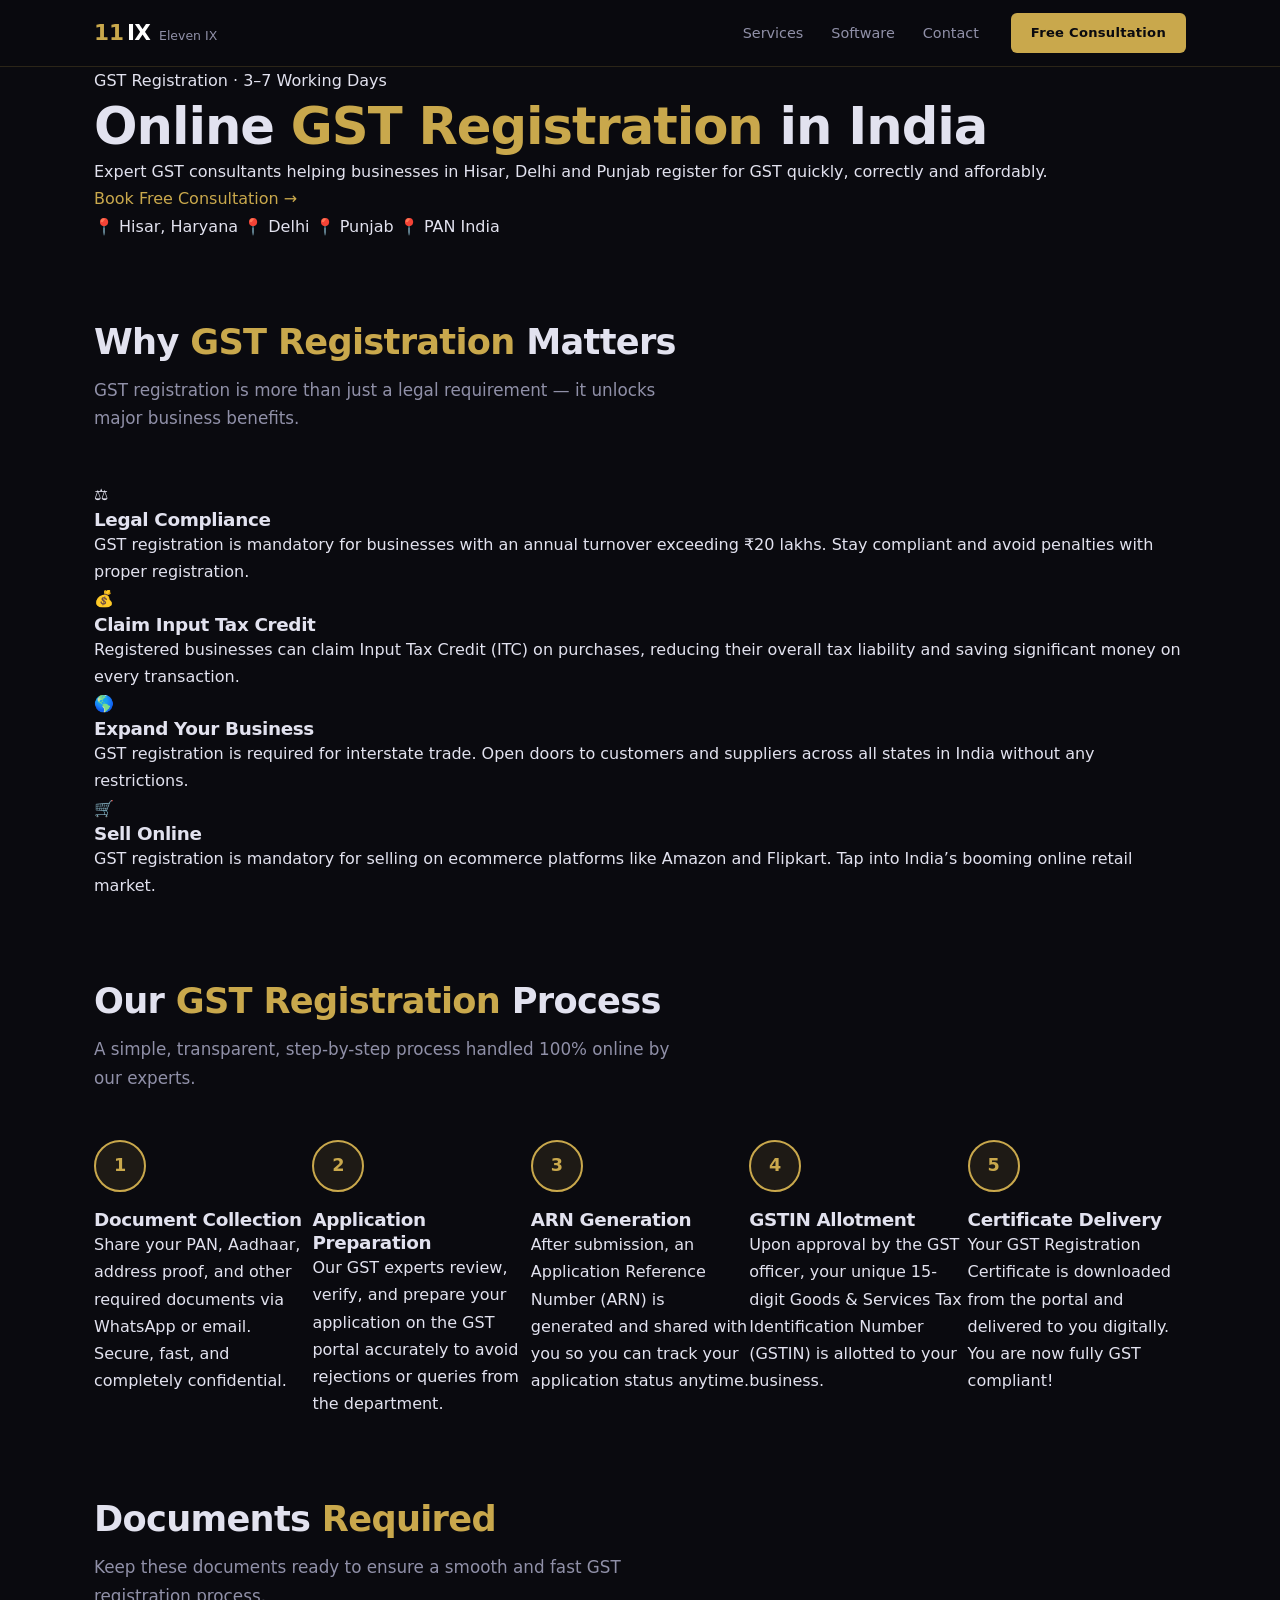
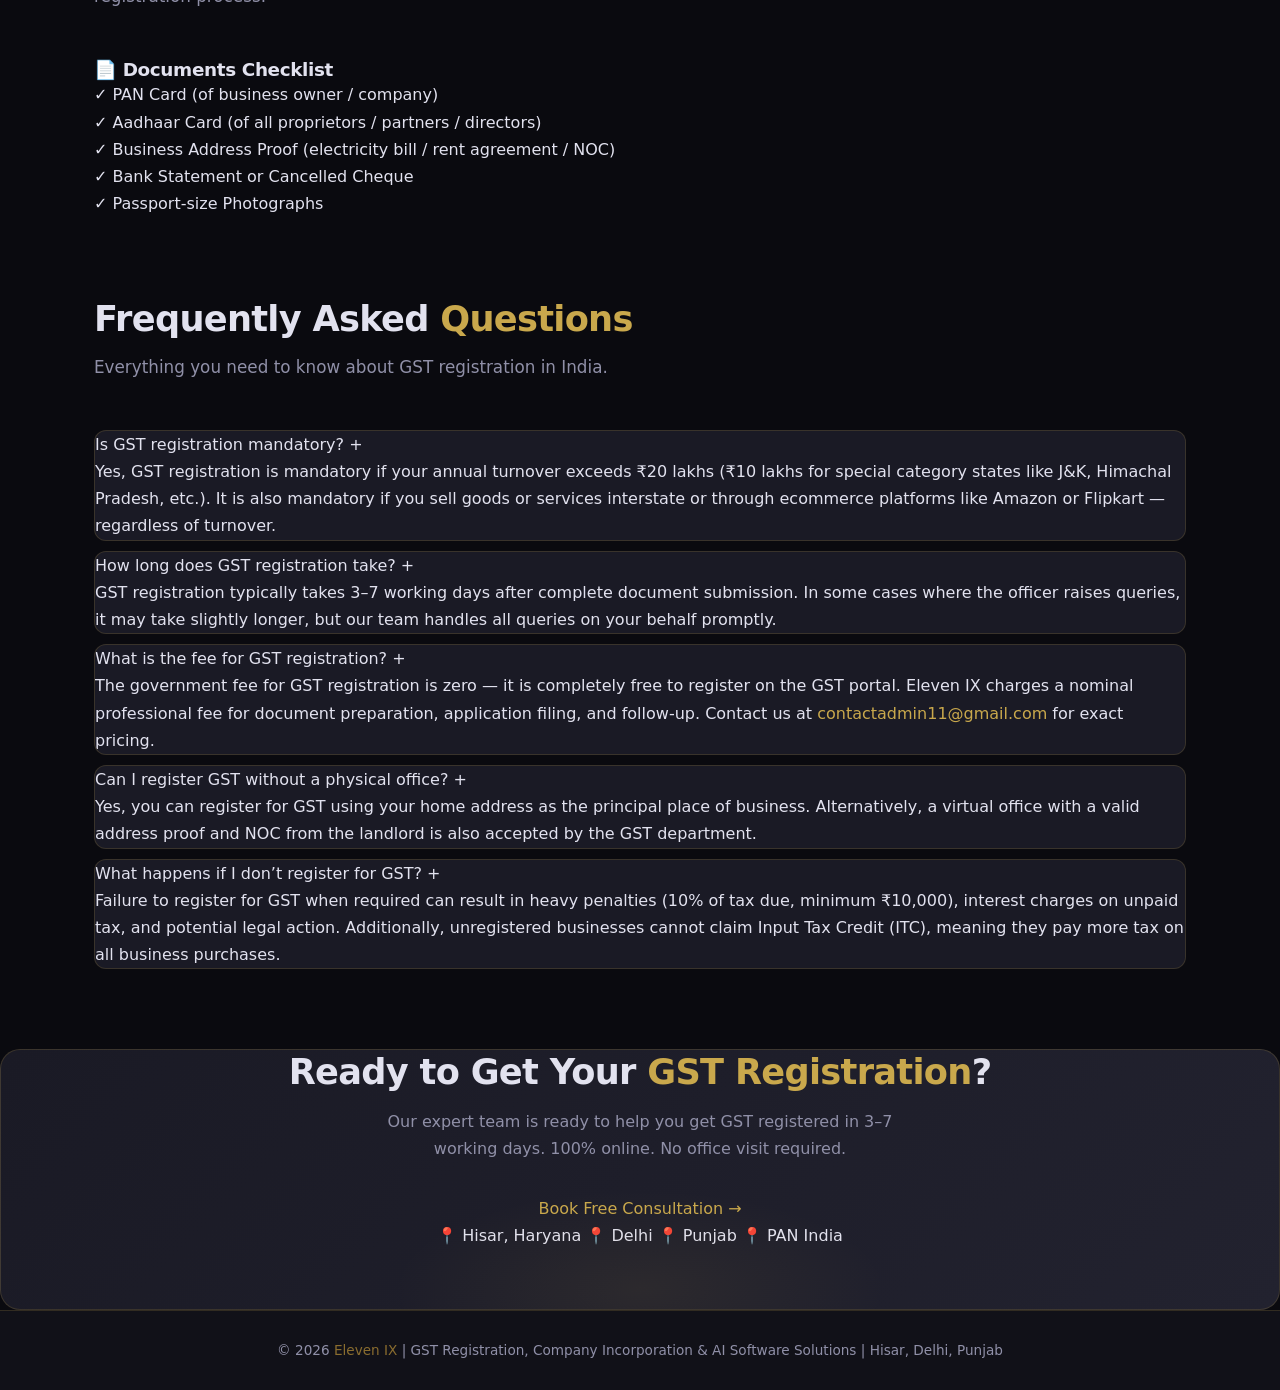
<file: gst-registration.html>
<!DOCTYPE html>
<html lang="en">
<head>
  <meta charset="UTF-8" />
  <meta name="viewport" content="width=device-width, initial-scale=1.0" />
  <title>GST Registration Online in India | Eleven IX</title>
  <meta name="description" content="Get hassle-free GST Registration online with Eleven IX. Expert compliance consultants in Hisar, Delhi &amp; Punjab. Affordable, fast, 100% online. Free consultation." />
  <meta name="keywords" content="GST registration online, GST registration Hisar, GST registration Delhi, GST registration Punjab, online GST registration India, GSTIN, GST consultant" />
  <meta name="robots" content="index, follow" />
  <link rel="canonical" href="https://neohubware.com/gst-registration" />
  <meta property="og:type" content="website" />
  <meta property="og:title" content="GST Registration Online in India | Eleven IX" />
  <meta property="og:description" content="Expert GST consultants in Hisar, Delhi &amp; Punjab. Fast, affordable, 100% online GST registration. Free consultation." />
  <meta property="og:url" content="https://neohubware.com/gst-registration" />
  <meta property="og:site_name" content="Eleven IX" />
  <link rel="stylesheet" href="service-page.css" />
  <script type="application/ld+json">
  {
    "@context": "https://schema.org",
    "@type": "Service",
    "name": "GST Registration Online",
    "description": "Expert GST registration services for businesses in India. We help businesses in Hisar, Delhi and Punjab register for GST quickly, correctly and affordably.",
    "provider": {
      "@type": "Organization",
      "name": "Eleven IX",
      "url": "https://neohubware.com",
      "email": "contactadmin11@gmail.com",
      "areaServed": [
        {"@type": "City", "name": "Hisar"},
        {"@type": "State", "name": "Haryana"},
        {"@type": "City", "name": "Delhi"},
        {"@type": "State", "name": "Punjab"}
      ]
    },
    "serviceType": "GST Registration",
    "offers": {
      "@type": "Offer",
      "description": "Professional GST registration assistance with document preparation and filing.",
      "areaServed": "India"
    }
  }
  </script>
  <script type="application/ld+json">
  {
    "@context": "https://schema.org",
    "@type": "FAQPage",
    "mainEntity": [
      {
        "@type": "Question",
        "name": "Is GST registration mandatory?",
        "acceptedAnswer": {
          "@type": "Answer",
          "text": "Yes, mandatory if annual turnover exceeds Rs. 20 lakhs (Rs. 10 lakhs for special category states) or if you sell interstate or on ecommerce platforms."
        }
      },
      {
        "@type": "Question",
        "name": "How long does GST registration take?",
        "acceptedAnswer": {
          "@type": "Answer",
          "text": "3-7 working days after document submission."
        }
      },
      {
        "@type": "Question",
        "name": "What is the fee for GST registration?",
        "acceptedAnswer": {
          "@type": "Answer",
          "text": "Government fee is zero. Eleven IX charges a nominal professional fee. Contact us for exact pricing."
        }
      },
      {
        "@type": "Question",
        "name": "Can I register GST without a physical office?",
        "acceptedAnswer": {
          "@type": "Answer",
          "text": "Yes, you can register using a home address or virtual office."
        }
      },
      {
        "@type": "Question",
        "name": "What happens if I don't register for GST?",
        "acceptedAnswer": {
          "@type": "Answer",
          "text": "You may face penalties, interest, and legal action. It also blocks your ability to claim Input Tax Credit (ITC)."
        }
      }
    ]
  }
  </script>
</head>
<body>

<!-- NAV -->
<nav>
  <div class="nav-inner">
    <a href="/" class="nav-logo">
      <span class="logo-num">11</span><span class="logo-ix">IX</span><span class="logo-word">Eleven IX</span>
    </a>
    <ul class="nav-links-sp">
      <li><a href="/#services">Services</a></li>
      <li><a href="/#software">Software</a></li>
      <li><a href="/#contactForm">Contact</a></li>
    </ul>
    <a href="/#contactForm" class="nav-cta">Free Consultation</a>
  </div>
</nav>

<!-- HERO -->
<section class="hero-section">
  <div class="container">
    <div class="badge">GST Registration &middot; 3&#8211;7 Working Days</div>
    <h1>Online <span class="gold">GST Registration</span> in India</h1>
    <p class="hero-para">Expert GST consultants helping businesses in Hisar, Delhi and Punjab register for GST quickly, correctly and affordably.</p>
    <a href="mailto:contactadmin11@gmail.com" class="cta-btn">Book Free Consultation &rarr;</a>
    <div class="location-tags">
      <span>&#128205; Hisar, Haryana</span>
      <span>&#128205; Delhi</span>
      <span>&#128205; Punjab</span>
      <span>&#128205; PAN India</span>
    </div>
  </div>
</section>

<!-- WHY GST -->
<section class="section">
  <div class="container">
    <h2 class="section-title">Why <span class="gold">GST Registration</span> Matters</h2>
    <p class="section-sub">GST registration is more than just a legal requirement &mdash; it unlocks major business benefits.</p>
    <div class="cards-grid">

      <div class="card">
        <div class="card-icon">&#9878;</div>
        <h3>Legal Compliance</h3>
        <p>GST registration is mandatory for businesses with an annual turnover exceeding &#8377;20 lakhs. Stay compliant and avoid penalties with proper registration.</p>
      </div>

      <div class="card">
        <div class="card-icon">&#128176;</div>
        <h3>Claim Input Tax Credit</h3>
        <p>Registered businesses can claim Input Tax Credit (ITC) on purchases, reducing their overall tax liability and saving significant money on every transaction.</p>
      </div>

      <div class="card">
        <div class="card-icon">&#127758;</div>
        <h3>Expand Your Business</h3>
        <p>GST registration is required for interstate trade. Open doors to customers and suppliers across all states in India without any restrictions.</p>
      </div>

      <div class="card">
        <div class="card-icon">&#128722;</div>
        <h3>Sell Online</h3>
        <p>GST registration is mandatory for selling on ecommerce platforms like Amazon and Flipkart. Tap into India&rsquo;s booming online retail market.</p>
      </div>

    </div>
  </div>
</section>

<!-- PROCESS -->
<section class="section section-alt">
  <div class="container">
    <h2 class="section-title">Our <span class="gold">GST Registration</span> Process</h2>
    <p class="section-sub">A simple, transparent, step-by-step process handled 100% online by our experts.</p>
    <div class="process-steps">

      <div class="step">
        <div class="step-num">1</div>
        <div class="step-content">
          <h3>Document Collection</h3>
          <p>Share your PAN, Aadhaar, address proof, and other required documents via WhatsApp or email. Secure, fast, and completely confidential.</p>
        </div>
      </div>

      <div class="step">
        <div class="step-num">2</div>
        <div class="step-content">
          <h3>Application Preparation</h3>
          <p>Our GST experts review, verify, and prepare your application on the GST portal accurately to avoid rejections or queries from the department.</p>
        </div>
      </div>

      <div class="step">
        <div class="step-num">3</div>
        <div class="step-content">
          <h3>ARN Generation</h3>
          <p>After submission, an Application Reference Number (ARN) is generated and shared with you so you can track your application status anytime.</p>
        </div>
      </div>

      <div class="step">
        <div class="step-num">4</div>
        <div class="step-content">
          <h3>GSTIN Allotment</h3>
          <p>Upon approval by the GST officer, your unique 15-digit Goods &amp; Services Tax Identification Number (GSTIN) is allotted to your business.</p>
        </div>
      </div>

      <div class="step">
        <div class="step-num">5</div>
        <div class="step-content">
          <h3>Certificate Delivery</h3>
          <p>Your GST Registration Certificate is downloaded from the portal and delivered to you digitally. You are now fully GST compliant!</p>
        </div>
      </div>

    </div>
  </div>
</section>

<!-- DOCUMENTS -->
<section class="section">
  <div class="container">
    <h2 class="section-title">Documents <span class="gold">Required</span></h2>
    <p class="section-sub">Keep these documents ready to ensure a smooth and fast GST registration process.</p>
    <div class="doc-card">
      <h3>&#128196; Documents Checklist</h3>
      <ul class="doc-list">
        <li>&#10003; PAN Card (of business owner / company)</li>
        <li>&#10003; Aadhaar Card (of all proprietors / partners / directors)</li>
        <li>&#10003; Business Address Proof (electricity bill / rent agreement / NOC)</li>
        <li>&#10003; Bank Statement or Cancelled Cheque</li>
        <li>&#10003; Passport-size Photographs</li>
      </ul>
    </div>
  </div>
</section>

<!-- FAQ -->
<section class="section section-alt">
  <div class="container">
    <h2 class="section-title">Frequently Asked <span class="gold">Questions</span></h2>
    <p class="section-sub">Everything you need to know about GST registration in India.</p>
    <div class="faq-list">

      <div class="faq-item">
        <div class="faq-question">
          <span>Is GST registration mandatory?</span>
          <span class="faq-icon">+</span>
        </div>
        <div class="faq-answer">
          <p>Yes, GST registration is mandatory if your annual turnover exceeds &#8377;20 lakhs (&#8377;10 lakhs for special category states like J&amp;K, Himachal Pradesh, etc.). It is also mandatory if you sell goods or services interstate or through ecommerce platforms like Amazon or Flipkart &mdash; regardless of turnover.</p>
        </div>
      </div>

      <div class="faq-item">
        <div class="faq-question">
          <span>How long does GST registration take?</span>
          <span class="faq-icon">+</span>
        </div>
        <div class="faq-answer">
          <p>GST registration typically takes 3&ndash;7 working days after complete document submission. In some cases where the officer raises queries, it may take slightly longer, but our team handles all queries on your behalf promptly.</p>
        </div>
      </div>

      <div class="faq-item">
        <div class="faq-question">
          <span>What is the fee for GST registration?</span>
          <span class="faq-icon">+</span>
        </div>
        <div class="faq-answer">
          <p>The government fee for GST registration is zero &mdash; it is completely free to register on the GST portal. Eleven IX charges a nominal professional fee for document preparation, application filing, and follow-up. Contact us at <a href="mailto:contactadmin11@gmail.com">contactadmin11@gmail.com</a> for exact pricing.</p>
        </div>
      </div>

      <div class="faq-item">
        <div class="faq-question">
          <span>Can I register GST without a physical office?</span>
          <span class="faq-icon">+</span>
        </div>
        <div class="faq-answer">
          <p>Yes, you can register for GST using your home address as the principal place of business. Alternatively, a virtual office with a valid address proof and NOC from the landlord is also accepted by the GST department.</p>
        </div>
      </div>

      <div class="faq-item">
        <div class="faq-question">
          <span>What happens if I don&rsquo;t register for GST?</span>
          <span class="faq-icon">+</span>
        </div>
        <div class="faq-answer">
          <p>Failure to register for GST when required can result in heavy penalties (10% of tax due, minimum &#8377;10,000), interest charges on unpaid tax, and potential legal action. Additionally, unregistered businesses cannot claim Input Tax Credit (ITC), meaning they pay more tax on all business purchases.</p>
        </div>
      </div>

    </div>
  </div>
</section>

<!-- FINAL CTA -->
<section class="section cta-section">
  <div class="container">
    <h2>Ready to Get Your <span class="gold">GST Registration</span>?</h2>
    <p>Our expert team is ready to help you get GST registered in 3&ndash;7 working days. 100% online. No office visit required.</p>
    <a href="mailto:contactadmin11@gmail.com" class="cta-btn">Book Free Consultation &rarr;</a>
    <div class="location-tags">
      <span>&#128205; Hisar, Haryana</span>
      <span>&#128205; Delhi</span>
      <span>&#128205; Punjab</span>
      <span>&#128205; PAN India</span>
    </div>
  </div>
</section>

<!-- FOOTER -->
<footer>
  <p>&copy; 2026 <a href="/">Eleven IX</a> | GST Registration, Company Incorporation &amp; AI Software Solutions | Hisar, Delhi, Punjab</p>
</footer>

<script>
document.querySelectorAll('.faq-item').forEach(item=>{
  item.addEventListener('click',()=>{
    item.classList.toggle('open');
    document.querySelectorAll('.faq-item').forEach(other=>{ if(other!==item) other.classList.remove('open'); });
  });
});
</script>

</body>
</html>
</file>
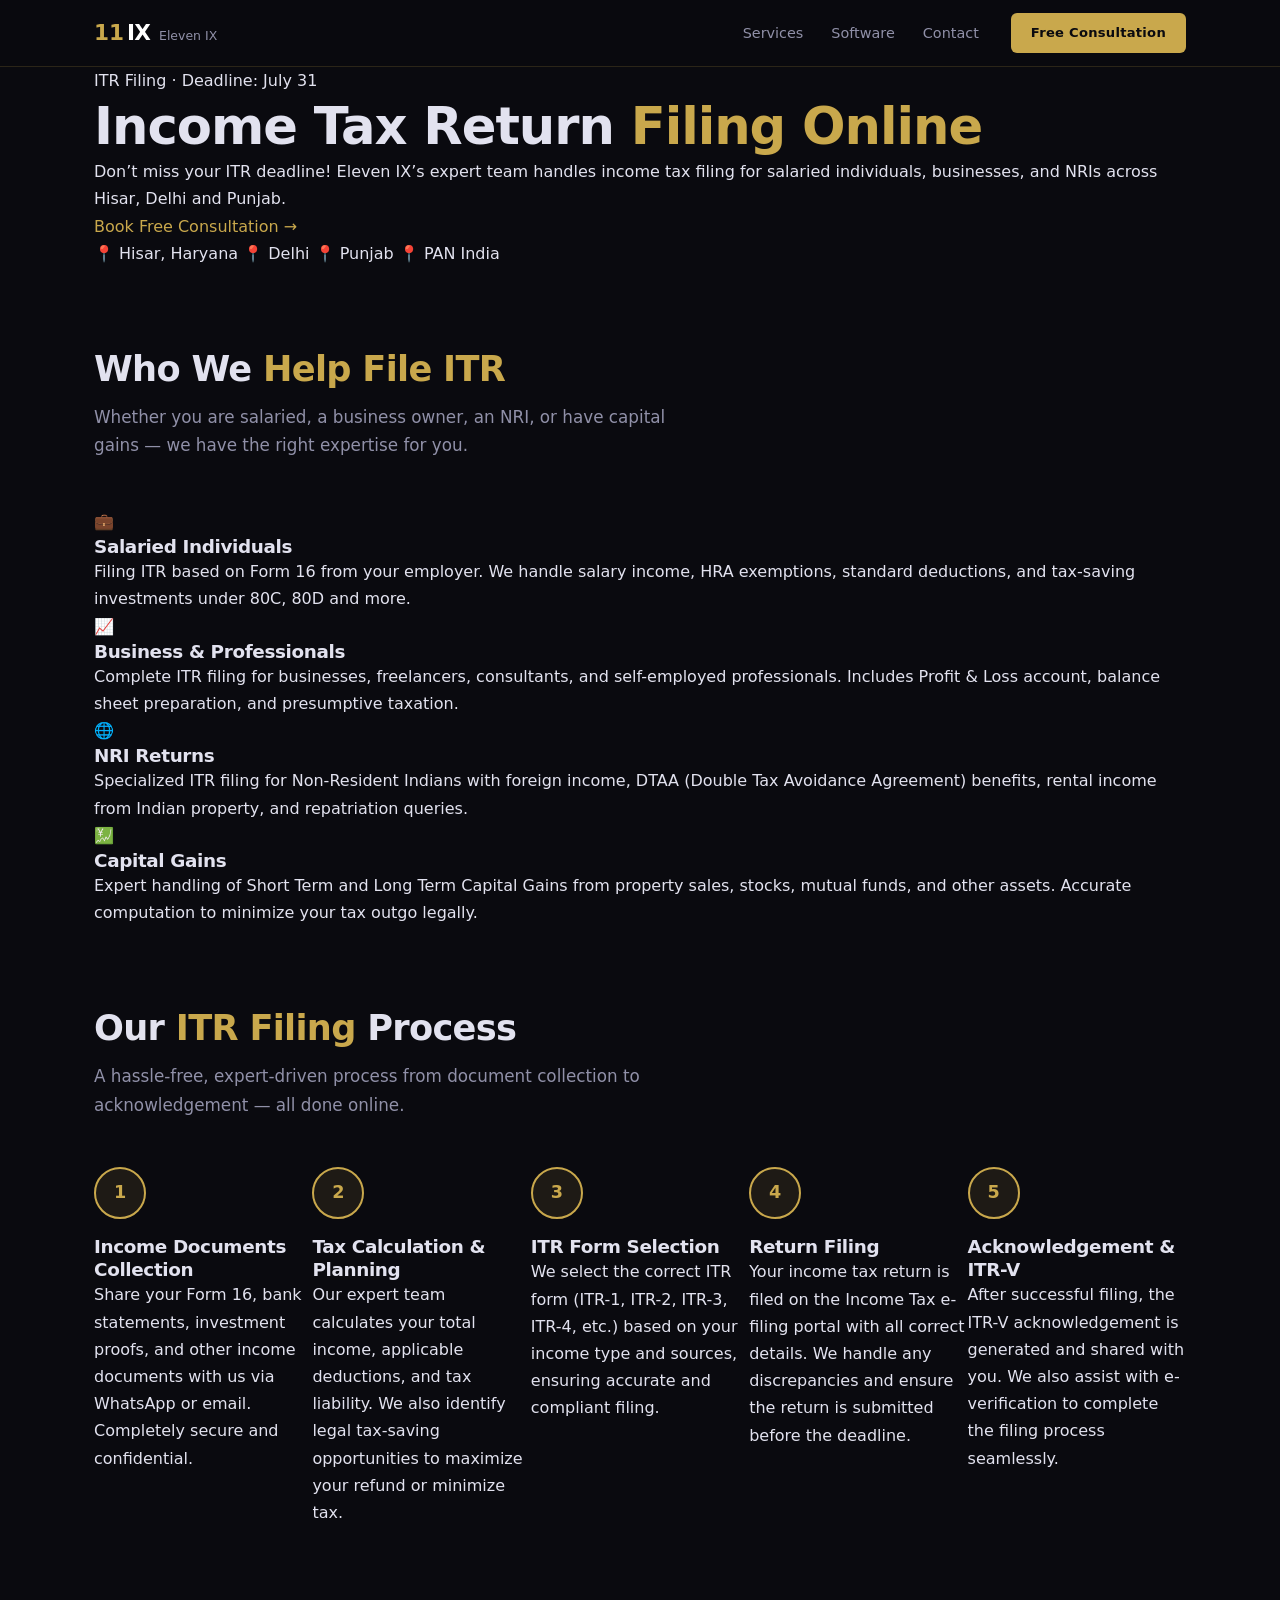
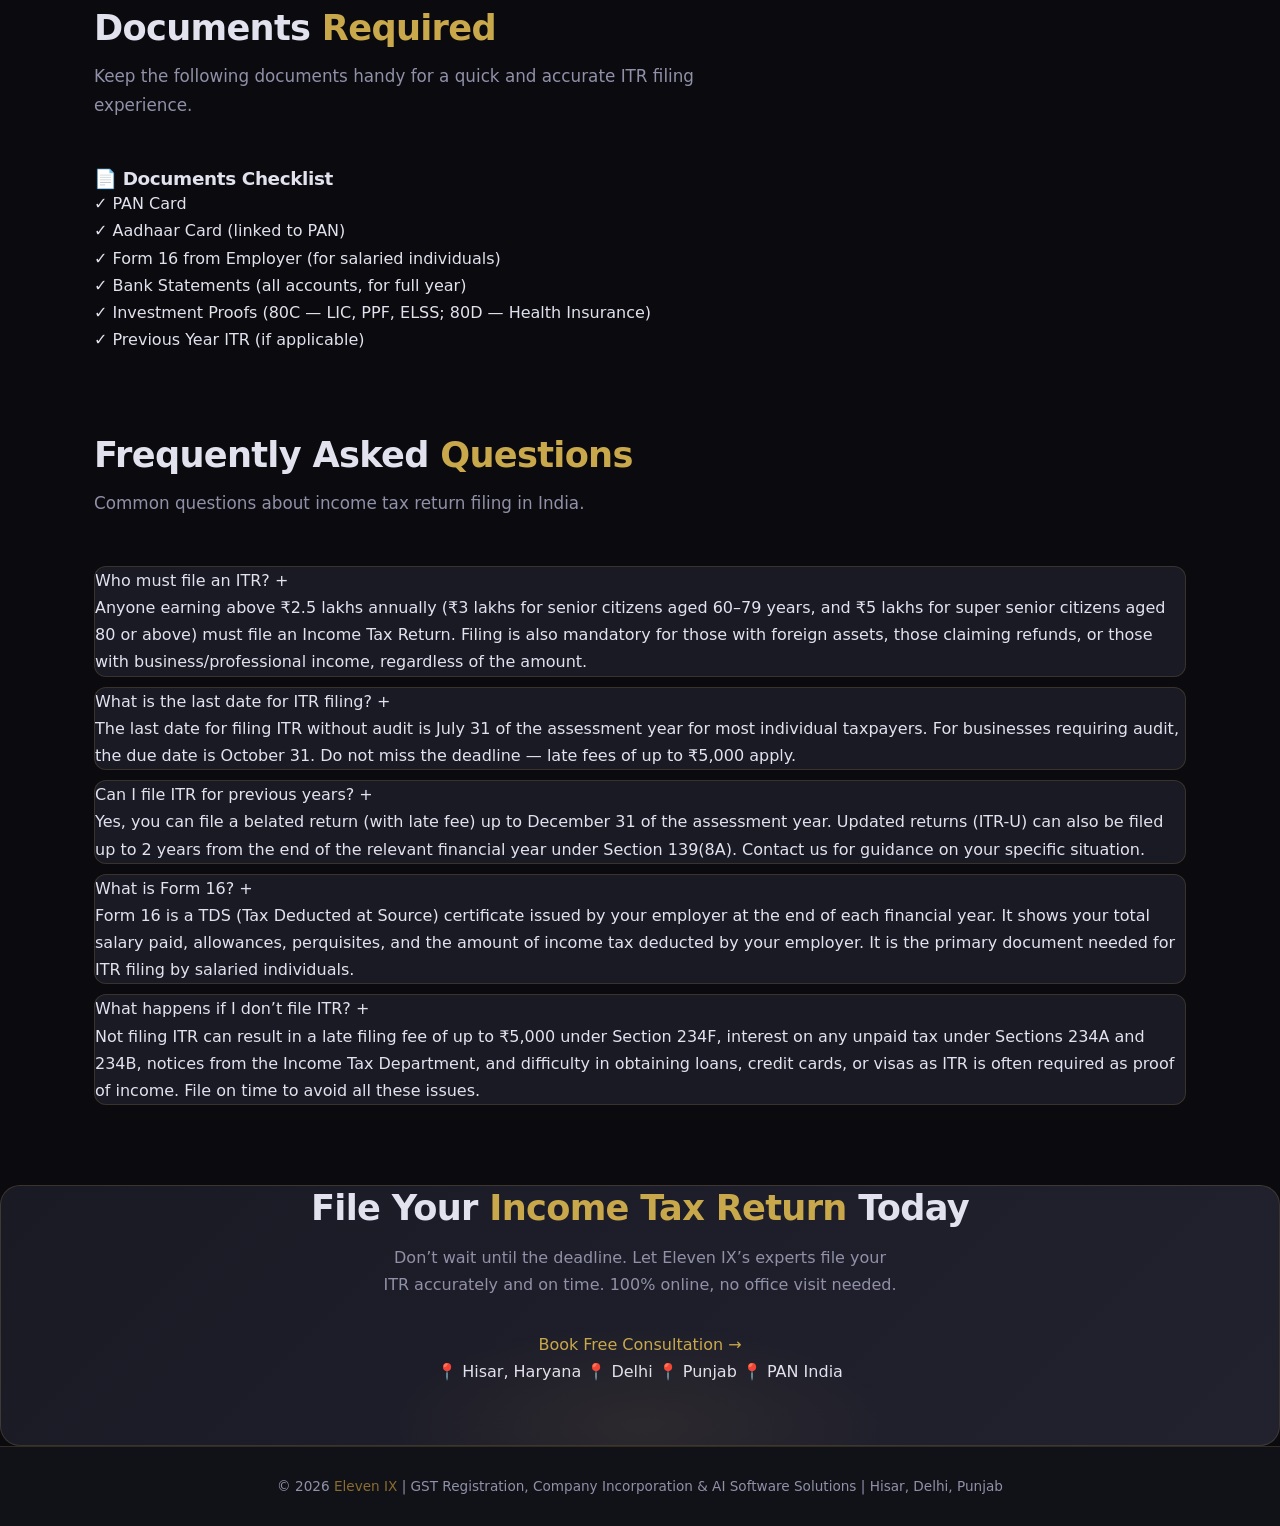
<file: income-tax-filing.html>
<!DOCTYPE html>
<html lang="en">
<head>
  <meta charset="UTF-8" />
  <meta name="viewport" content="width=device-width, initial-scale=1.0" />
  <title>Income Tax Return Filing Online India | ITR Filing | Eleven IX</title>
  <meta name="description" content="File your Income Tax Return (ITR) online with expert CAs at Eleven IX. Serving Hisar, Delhi &amp; Punjab. Salary, business, NRI returns. Free consultation." />
  <meta name="keywords" content="ITR filing online, income tax return filing India, ITR filing Hisar, ITR filing Delhi, ITR filing Punjab, online income tax return, NRI ITR filing, capital gains ITR" />
  <meta name="robots" content="index, follow" />
  <link rel="canonical" href="https://neohubware.com/income-tax-filing" />
  <meta property="og:type" content="website" />
  <meta property="og:title" content="Income Tax Return Filing Online India | ITR Filing | Eleven IX" />
  <meta property="og:description" content="File your ITR online with expert CAs at Eleven IX. Salaried, business, NRI, and capital gains returns. Serving Hisar, Delhi &amp; Punjab." />
  <meta property="og:url" content="https://neohubware.com/income-tax-filing" />
  <meta property="og:site_name" content="Eleven IX" />
  <link rel="stylesheet" href="service-page.css" />
  <script type="application/ld+json">
  {
    "@context": "https://schema.org",
    "@type": "Service",
    "name": "Income Tax Return Filing Online",
    "description": "Expert income tax return (ITR) filing services for salaried individuals, businesses, NRIs, and capital gains taxpayers across India.",
    "provider": {
      "@type": "Organization",
      "name": "Eleven IX",
      "url": "https://neohubware.com",
      "email": "contactadmin11@gmail.com",
      "areaServed": [
        {"@type": "City", "name": "Hisar"},
        {"@type": "State", "name": "Haryana"},
        {"@type": "City", "name": "Delhi"},
        {"@type": "State", "name": "Punjab"}
      ]
    },
    "serviceType": "Income Tax Return Filing",
    "offers": {
      "@type": "Offer",
      "description": "Professional ITR filing for salaried individuals, businesses, NRIs, and capital gains returns. Deadline: July 31.",
      "areaServed": "India"
    }
  }
  </script>
  <script type="application/ld+json">
  {
    "@context": "https://schema.org",
    "@type": "FAQPage",
    "mainEntity": [
      {
        "@type": "Question",
        "name": "Who must file an ITR?",
        "acceptedAnswer": {
          "@type": "Answer",
          "text": "Anyone earning above Rs. 2.5 lakhs annually (Rs. 3 lakhs for 60+, Rs. 5 lakhs for 80+ years) must file an ITR."
        }
      },
      {
        "@type": "Question",
        "name": "What is the last date for ITR filing?",
        "acceptedAnswer": {
          "@type": "Answer",
          "text": "July 31 of the assessment year for most taxpayers (without audit requirement)."
        }
      },
      {
        "@type": "Question",
        "name": "Can I file ITR for previous years?",
        "acceptedAnswer": {
          "@type": "Answer",
          "text": "You can file a belated return up to 2 years from the end of the relevant financial year."
        }
      },
      {
        "@type": "Question",
        "name": "What is Form 16?",
        "acceptedAnswer": {
          "@type": "Answer",
          "text": "Form 16 is a TDS certificate issued by your employer showing salary paid and tax deducted at source during the financial year."
        }
      },
      {
        "@type": "Question",
        "name": "What happens if I don't file ITR?",
        "acceptedAnswer": {
          "@type": "Answer",
          "text": "Late filing fee up to Rs. 5,000, interest on unpaid tax, and difficulty getting loans or visas."
        }
      }
    ]
  }
  </script>
</head>
<body>

<!-- NAV -->
<nav>
  <div class="nav-inner">
    <a href="/" class="nav-logo">
      <span class="logo-num">11</span><span class="logo-ix">IX</span><span class="logo-word">Eleven IX</span>
    </a>
    <ul class="nav-links-sp">
      <li><a href="/#services">Services</a></li>
      <li><a href="/#software">Software</a></li>
      <li><a href="/#contactForm">Contact</a></li>
    </ul>
    <a href="/#contactForm" class="nav-cta">Free Consultation</a>
  </div>
</nav>

<!-- HERO -->
<section class="hero-section">
  <div class="container">
    <div class="badge">ITR Filing &middot; Deadline: July 31</div>
    <h1>Income Tax Return <span class="gold">Filing Online</span></h1>
    <p class="hero-para">Don&rsquo;t miss your ITR deadline! Eleven IX&rsquo;s expert team handles income tax filing for salaried individuals, businesses, and NRIs across Hisar, Delhi and Punjab.</p>
    <a href="mailto:contactadmin11@gmail.com" class="cta-btn">Book Free Consultation &rarr;</a>
    <div class="location-tags">
      <span>&#128205; Hisar, Haryana</span>
      <span>&#128205; Delhi</span>
      <span>&#128205; Punjab</span>
      <span>&#128205; PAN India</span>
    </div>
  </div>
</section>

<!-- WHO WE HELP -->
<section class="section">
  <div class="container">
    <h2 class="section-title">Who We <span class="gold">Help File ITR</span></h2>
    <p class="section-sub">Whether you are salaried, a business owner, an NRI, or have capital gains &mdash; we have the right expertise for you.</p>
    <div class="cards-grid">

      <div class="card">
        <div class="card-icon">&#128188;</div>
        <h3>Salaried Individuals</h3>
        <p>Filing ITR based on Form 16 from your employer. We handle salary income, HRA exemptions, standard deductions, and tax-saving investments under 80C, 80D and more.</p>
      </div>

      <div class="card">
        <div class="card-icon">&#128200;</div>
        <h3>Business &amp; Professionals</h3>
        <p>Complete ITR filing for businesses, freelancers, consultants, and self-employed professionals. Includes Profit &amp; Loss account, balance sheet preparation, and presumptive taxation.</p>
      </div>

      <div class="card">
        <div class="card-icon">&#127760;</div>
        <h3>NRI Returns</h3>
        <p>Specialized ITR filing for Non-Resident Indians with foreign income, DTAA (Double Tax Avoidance Agreement) benefits, rental income from Indian property, and repatriation queries.</p>
      </div>

      <div class="card">
        <div class="card-icon">&#128185;</div>
        <h3>Capital Gains</h3>
        <p>Expert handling of Short Term and Long Term Capital Gains from property sales, stocks, mutual funds, and other assets. Accurate computation to minimize your tax outgo legally.</p>
      </div>

    </div>
  </div>
</section>

<!-- PROCESS -->
<section class="section section-alt">
  <div class="container">
    <h2 class="section-title">Our <span class="gold">ITR Filing</span> Process</h2>
    <p class="section-sub">A hassle-free, expert-driven process from document collection to acknowledgement &mdash; all done online.</p>
    <div class="process-steps">

      <div class="step">
        <div class="step-num">1</div>
        <div class="step-content">
          <h3>Income Documents Collection</h3>
          <p>Share your Form 16, bank statements, investment proofs, and other income documents with us via WhatsApp or email. Completely secure and confidential.</p>
        </div>
      </div>

      <div class="step">
        <div class="step-num">2</div>
        <div class="step-content">
          <h3>Tax Calculation &amp; Planning</h3>
          <p>Our expert team calculates your total income, applicable deductions, and tax liability. We also identify legal tax-saving opportunities to maximize your refund or minimize tax.</p>
        </div>
      </div>

      <div class="step">
        <div class="step-num">3</div>
        <div class="step-content">
          <h3>ITR Form Selection</h3>
          <p>We select the correct ITR form (ITR-1, ITR-2, ITR-3, ITR-4, etc.) based on your income type and sources, ensuring accurate and compliant filing.</p>
        </div>
      </div>

      <div class="step">
        <div class="step-num">4</div>
        <div class="step-content">
          <h3>Return Filing</h3>
          <p>Your income tax return is filed on the Income Tax e-filing portal with all correct details. We handle any discrepancies and ensure the return is submitted before the deadline.</p>
        </div>
      </div>

      <div class="step">
        <div class="step-num">5</div>
        <div class="step-content">
          <h3>Acknowledgement &amp; ITR-V</h3>
          <p>After successful filing, the ITR-V acknowledgement is generated and shared with you. We also assist with e-verification to complete the filing process seamlessly.</p>
        </div>
      </div>

    </div>
  </div>
</section>

<!-- DOCUMENTS -->
<section class="section">
  <div class="container">
    <h2 class="section-title">Documents <span class="gold">Required</span></h2>
    <p class="section-sub">Keep the following documents handy for a quick and accurate ITR filing experience.</p>
    <div class="doc-card">
      <h3>&#128196; Documents Checklist</h3>
      <ul class="doc-list">
        <li>&#10003; PAN Card</li>
        <li>&#10003; Aadhaar Card (linked to PAN)</li>
        <li>&#10003; Form 16 from Employer (for salaried individuals)</li>
        <li>&#10003; Bank Statements (all accounts, for full year)</li>
        <li>&#10003; Investment Proofs (80C &mdash; LIC, PPF, ELSS; 80D &mdash; Health Insurance)</li>
        <li>&#10003; Previous Year ITR (if applicable)</li>
      </ul>
    </div>
  </div>
</section>

<!-- FAQ -->
<section class="section section-alt">
  <div class="container">
    <h2 class="section-title">Frequently Asked <span class="gold">Questions</span></h2>
    <p class="section-sub">Common questions about income tax return filing in India.</p>
    <div class="faq-list">

      <div class="faq-item">
        <div class="faq-question">
          <span>Who must file an ITR?</span>
          <span class="faq-icon">+</span>
        </div>
        <div class="faq-answer">
          <p>Anyone earning above &#8377;2.5 lakhs annually (&#8377;3 lakhs for senior citizens aged 60&ndash;79 years, and &#8377;5 lakhs for super senior citizens aged 80 or above) must file an Income Tax Return. Filing is also mandatory for those with foreign assets, those claiming refunds, or those with business/professional income, regardless of the amount.</p>
        </div>
      </div>

      <div class="faq-item">
        <div class="faq-question">
          <span>What is the last date for ITR filing?</span>
          <span class="faq-icon">+</span>
        </div>
        <div class="faq-answer">
          <p>The last date for filing ITR without audit is July 31 of the assessment year for most individual taxpayers. For businesses requiring audit, the due date is October 31. Do not miss the deadline &mdash; late fees of up to &#8377;5,000 apply.</p>
        </div>
      </div>

      <div class="faq-item">
        <div class="faq-question">
          <span>Can I file ITR for previous years?</span>
          <span class="faq-icon">+</span>
        </div>
        <div class="faq-answer">
          <p>Yes, you can file a belated return (with late fee) up to December 31 of the assessment year. Updated returns (ITR-U) can also be filed up to 2 years from the end of the relevant financial year under Section 139(8A). Contact us for guidance on your specific situation.</p>
        </div>
      </div>

      <div class="faq-item">
        <div class="faq-question">
          <span>What is Form 16?</span>
          <span class="faq-icon">+</span>
        </div>
        <div class="faq-answer">
          <p>Form 16 is a TDS (Tax Deducted at Source) certificate issued by your employer at the end of each financial year. It shows your total salary paid, allowances, perquisites, and the amount of income tax deducted by your employer. It is the primary document needed for ITR filing by salaried individuals.</p>
        </div>
      </div>

      <div class="faq-item">
        <div class="faq-question">
          <span>What happens if I don&rsquo;t file ITR?</span>
          <span class="faq-icon">+</span>
        </div>
        <div class="faq-answer">
          <p>Not filing ITR can result in a late filing fee of up to &#8377;5,000 under Section 234F, interest on any unpaid tax under Sections 234A and 234B, notices from the Income Tax Department, and difficulty in obtaining loans, credit cards, or visas as ITR is often required as proof of income. File on time to avoid all these issues.</p>
        </div>
      </div>

    </div>
  </div>
</section>

<!-- FINAL CTA -->
<section class="section cta-section">
  <div class="container">
    <h2>File Your <span class="gold">Income Tax Return</span> Today</h2>
    <p>Don&rsquo;t wait until the deadline. Let Eleven IX&rsquo;s experts file your ITR accurately and on time. 100% online, no office visit needed.</p>
    <a href="mailto:contactadmin11@gmail.com" class="cta-btn">Book Free Consultation &rarr;</a>
    <div class="location-tags">
      <span>&#128205; Hisar, Haryana</span>
      <span>&#128205; Delhi</span>
      <span>&#128205; Punjab</span>
      <span>&#128205; PAN India</span>
    </div>
  </div>
</section>

<!-- FOOTER -->
<footer>
  <p>&copy; 2026 <a href="/">Eleven IX</a> | GST Registration, Company Incorporation &amp; AI Software Solutions | Hisar, Delhi, Punjab</p>
</footer>

<script>
document.querySelectorAll('.faq-item').forEach(item=>{
  item.addEventListener('click',()=>{
    item.classList.toggle('open');
    document.querySelectorAll('.faq-item').forEach(other=>{ if(other!==item) other.classList.remove('open'); });
  });
});
</script>

</body>
</html>
</file>
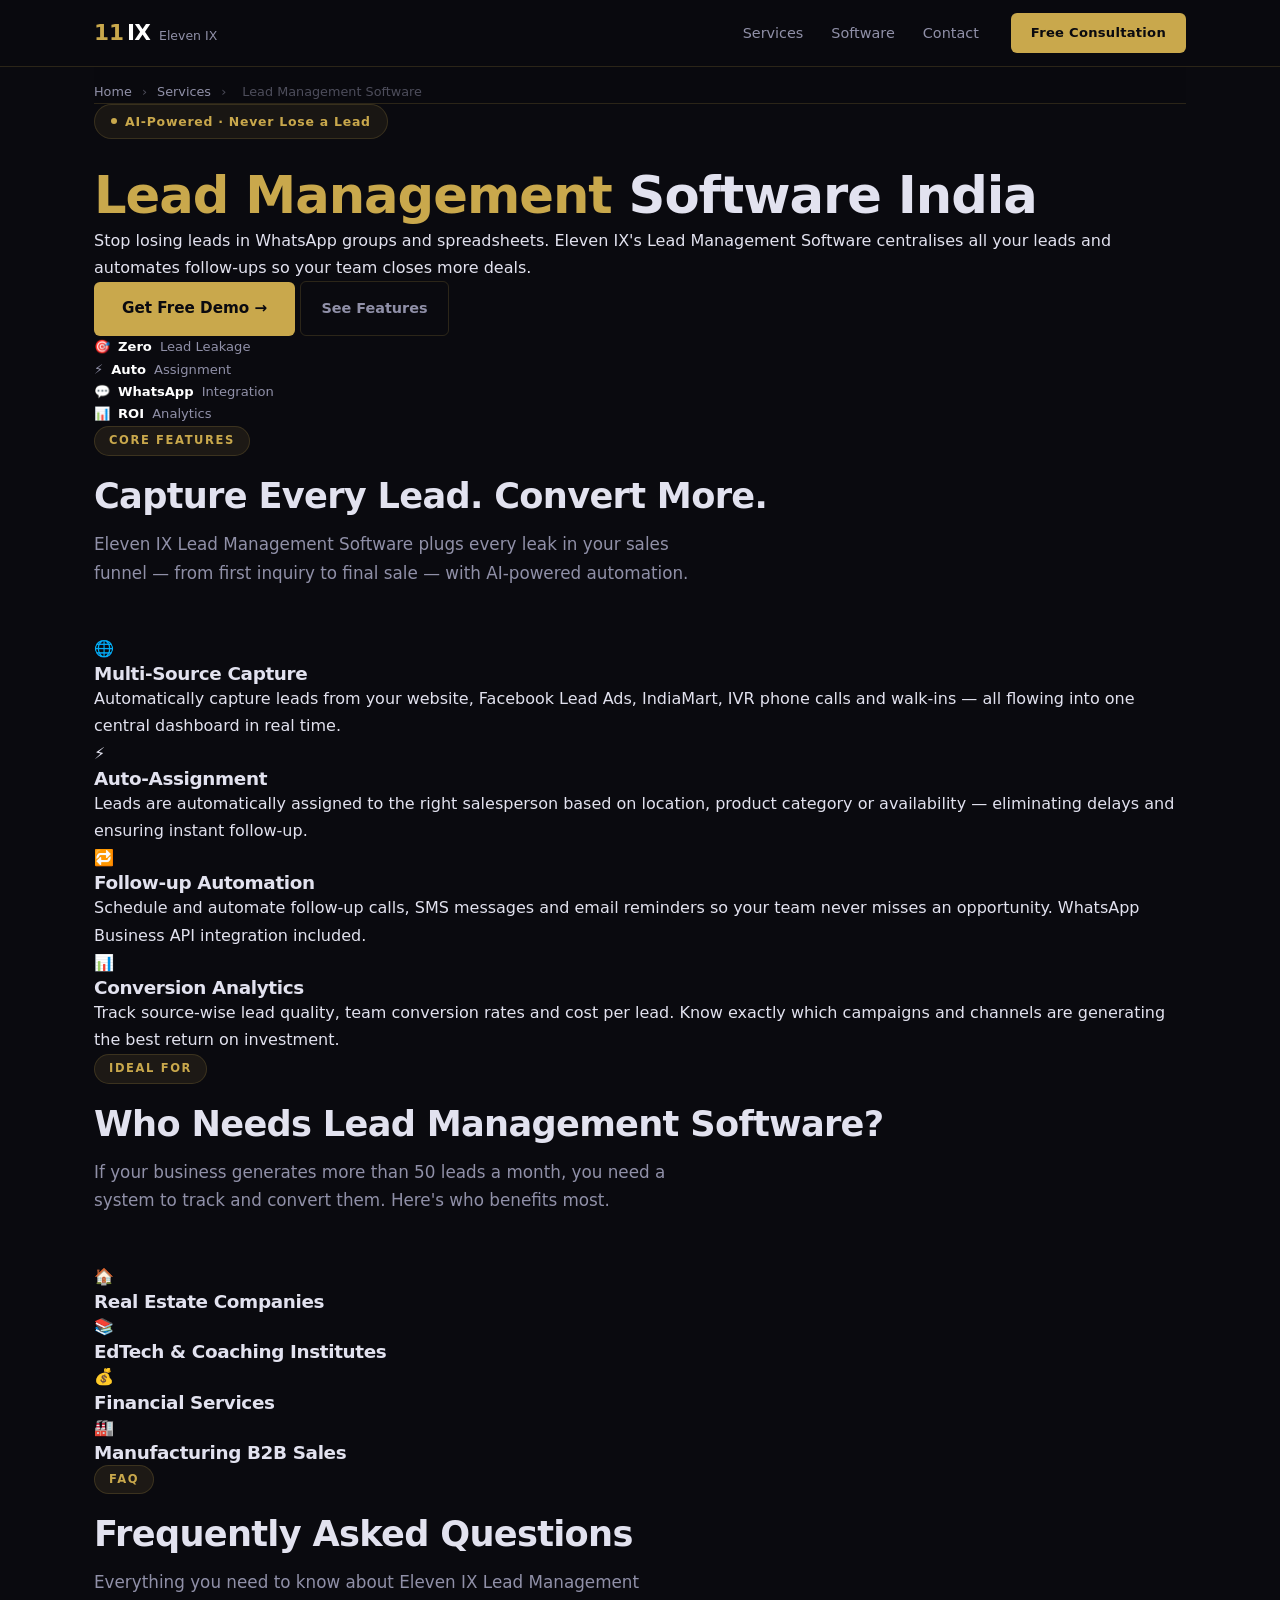
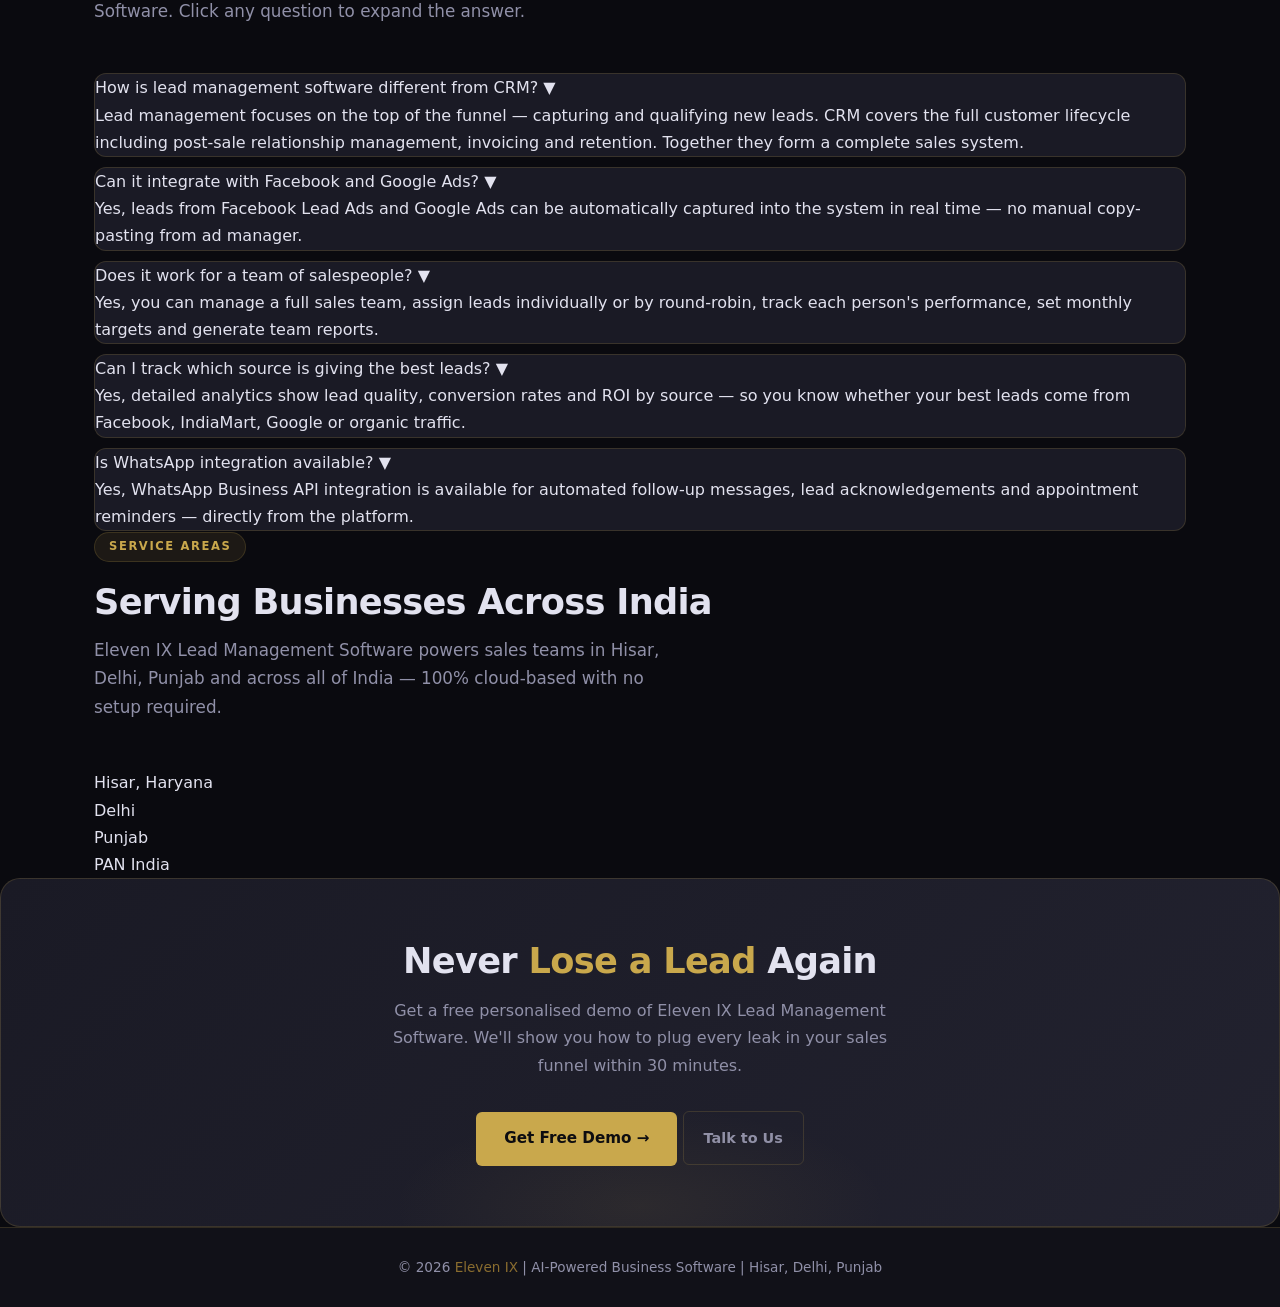
<file: lead-management-software.html>
<!DOCTYPE html>
<html lang="en">
<head>
  <meta charset="UTF-8" />
  <meta name="viewport" content="width=device-width, initial-scale=1.0" />
  <title>Lead Management Software India | Sales Tracking | Eleven IX</title>
  <meta name="description" content="Powerful Lead Management Software for Indian businesses by Eleven IX. Capture, track, assign and convert leads faster. Hisar, Delhi, Punjab. Free demo." />
  <meta name="keywords" content="lead management software India, sales lead tracking, lead capture software India, lead assignment software, follow-up automation software, lead management Hisar, lead management Delhi, lead management Punjab, WhatsApp lead management India" />
  <meta name="robots" content="index, follow" />
  <meta name="author" content="Eleven IX" />
  <link rel="canonical" href="https://neohubware.com/lead-management-software" />

  <!-- Open Graph -->
  <meta property="og:type" content="website" />
  <meta property="og:title" content="Lead Management Software India | Sales Tracking | Eleven IX" />
  <meta property="og:description" content="Powerful Lead Management Software for Indian businesses. Capture, track, assign and convert leads faster. Free demo." />
  <meta property="og:url" content="https://neohubware.com/lead-management-software" />
  <meta property="og:site_name" content="Eleven IX" />

  <!-- Twitter Card -->
  <meta name="twitter:card" content="summary_large_image" />
  <meta name="twitter:title" content="Lead Management Software India | Eleven IX" />
  <meta name="twitter:description" content="Never lose a lead again. Capture, assign and convert leads from all sources with AI-powered automation. Free demo." />

  <link rel="stylesheet" href="service-page.css" />

  <!-- Schema.org Structured Data -->
  <script type="application/ld+json">
  [
    {
      "@context": "https://schema.org",
      "@type": "SoftwareApplication",
      "name": "Eleven IX Lead Management Software",
      "applicationCategory": "BusinessApplication",
      "operatingSystem": "Web, Android, iOS",
      "description": "AI-powered lead management software for Indian businesses. Capture leads from website, Facebook, IndiaMart and IVR. Auto-assign leads to sales team, automate follow-ups and track conversion analytics.",
      "url": "https://neohubware.com/lead-management-software",
      "offers": {
        "@type": "Offer",
        "priceCurrency": "INR",
        "availability": "https://schema.org/InStock",
        "seller": {
          "@type": "Organization",
          "name": "Eleven IX",
          "url": "https://neohubware.com"
        }
      },
      "featureList": [
        "Multi-source lead capture (website, Facebook, IndiaMart, IVR)",
        "Automatic lead assignment by location and product",
        "Follow-up automation via SMS, email and WhatsApp",
        "Conversion analytics and ROI by source",
        "Team management and performance tracking",
        "WhatsApp Business API integration"
      ]
    },
    {
      "@context": "https://schema.org",
      "@type": "Service",
      "name": "Lead Management Software for Indian Businesses",
      "serviceType": "Sales Lead Management Software",
      "provider": {
        "@type": "Organization",
        "name": "Eleven IX",
        "url": "https://neohubware.com",
        "email": "contactadmin11@gmail.com",
        "areaServed": [
          { "@type": "City", "name": "Hisar", "containedInPlace": { "@type": "State", "name": "Haryana" } },
          { "@type": "City", "name": "Delhi" },
          { "@type": "State", "name": "Punjab" }
        ]
      },
      "description": "Stop losing leads in WhatsApp groups and spreadsheets. Eleven IX Lead Management Software centralises all leads and automates follow-ups so your team closes more deals.",
      "hasOfferCatalog": {
        "@type": "OfferCatalog",
        "name": "Lead Management Software Plans",
        "itemListElement": [
          { "@type": "Offer", "itemOffered": { "@type": "Service", "name": "Lead Management Free Demo" } }
        ]
      }
    },
    {
      "@context": "https://schema.org",
      "@type": "FAQPage",
      "mainEntity": [
        {
          "@type": "Question",
          "name": "How is lead management software different from CRM?",
          "acceptedAnswer": {
            "@type": "Answer",
            "text": "Lead management focuses on the top of the funnel — capturing and qualifying new leads. CRM covers the full customer lifecycle including post-sale."
          }
        },
        {
          "@type": "Question",
          "name": "Can it integrate with Facebook and Google Ads?",
          "acceptedAnswer": {
            "@type": "Answer",
            "text": "Yes, leads from Facebook Lead Ads and Google Ads can be automatically captured into the system."
          }
        },
        {
          "@type": "Question",
          "name": "Does it work for a team of salespeople?",
          "acceptedAnswer": {
            "@type": "Answer",
            "text": "Yes, you can manage a team, assign leads, track individual performance, and set targets."
          }
        },
        {
          "@type": "Question",
          "name": "Can I track which source is giving the best leads?",
          "acceptedAnswer": {
            "@type": "Answer",
            "text": "Yes, detailed analytics show lead quality, conversion rates and ROI by source."
          }
        },
        {
          "@type": "Question",
          "name": "Is WhatsApp integration available?",
          "acceptedAnswer": {
            "@type": "Answer",
            "text": "Yes, WhatsApp Business API integration is available for automated follow-up messages."
          }
        }
      ]
    },
    {
      "@context": "https://schema.org",
      "@type": "BreadcrumbList",
      "itemListElement": [
        { "@type": "ListItem", "position": 1, "name": "Home", "item": "https://neohubware.com/" },
        { "@type": "ListItem", "position": 2, "name": "Services", "item": "https://neohubware.com/#services" },
        { "@type": "ListItem", "position": 3, "name": "Lead Management Software", "item": "https://neohubware.com/lead-management-software" }
      ]
    }
  ]
  </script>
</head>
<body>

<!-- ============================== NAV ============================== -->
<nav>
  <div class='nav-inner'>
    <a href='/' class='nav-logo'><span class='logo-num'>11</span><span class='logo-ix'>IX</span><span class='logo-word'>Eleven IX</span></a>
    <ul class='nav-links-sp'>
      <li><a href='/#services'>Services</a></li>
      <li><a href='/#software'>Software</a></li>
      <li><a href='/#contactForm'>Contact</a></li>
    </ul>
    <a href='/#contactForm' class='nav-cta'>Free Consultation</a>
  </div>
</nav>

<!-- ============================== BREADCRUMB ============================== -->
<div class="container">
  <nav class="breadcrumb" aria-label="Breadcrumb">
    <a href="/">Home</a>
    <span>›</span>
    <a href="/#services">Services</a>
    <span>›</span>
    <span class="current">Lead Management Software</span>
  </nav>
</div>

<!-- ============================== HERO ============================== -->
<section class="hero-section">
  <div class="container">
    <div class="hero-badge">AI-Powered · Never Lose a Lead</div>
    <h1><span class='gold'>Lead Management</span> Software India</h1>
    <p>Stop losing leads in WhatsApp groups and spreadsheets. Eleven IX's Lead Management Software centralises all your leads and automates follow-ups so your team closes more deals.</p>
    <div class="hero-cta-group">
      <a href="mailto:contactadmin11@gmail.com?subject=Lead%20Management%20Software%20Free%20Demo%20Request" class="btn-primary">Get Free Demo →</a>
      <a href="#features" class="btn-secondary">See Features</a>
    </div>
    <div class="trust-strip">
      <div class="trust-item"><span class="trust-icon">🎯</span> <strong>Zero</strong> Lead Leakage</div>
      <div class="trust-item"><span class="trust-icon">⚡</span> <strong>Auto</strong> Assignment</div>
      <div class="trust-item"><span class="trust-icon">💬</span> <strong>WhatsApp</strong> Integration</div>
      <div class="trust-item"><span class="trust-icon">📊</span> <strong>ROI</strong> Analytics</div>
    </div>
  </div>
</section>

<!-- ============================== FEATURES ============================== -->
<section class="features-section" id="features">
  <div class="container">
    <div class="section-header">
      <span class="section-label">Core Features</span>
      <h2 class="section-title">Capture Every Lead. Convert More.</h2>
      <p class="section-sub">Eleven IX Lead Management Software plugs every leak in your sales funnel — from first inquiry to final sale — with AI-powered automation.</p>
    </div>
    <div class="features-grid">

      <div class="feature-card">
        <div class="feature-icon">🌐</div>
        <h3>Multi-Source Capture</h3>
        <p>Automatically capture leads from your website, Facebook Lead Ads, IndiaMart, IVR phone calls and walk-ins — all flowing into one central dashboard in real time.</p>
      </div>

      <div class="feature-card">
        <div class="feature-icon">⚡</div>
        <h3>Auto-Assignment</h3>
        <p>Leads are automatically assigned to the right salesperson based on location, product category or availability — eliminating delays and ensuring instant follow-up.</p>
      </div>

      <div class="feature-card">
        <div class="feature-icon">🔁</div>
        <h3>Follow-up Automation</h3>
        <p>Schedule and automate follow-up calls, SMS messages and email reminders so your team never misses an opportunity. WhatsApp Business API integration included.</p>
      </div>

      <div class="feature-card">
        <div class="feature-icon">📊</div>
        <h3>Conversion Analytics</h3>
        <p>Track source-wise lead quality, team conversion rates and cost per lead. Know exactly which campaigns and channels are generating the best return on investment.</p>
      </div>

    </div>
  </div>
</section>

<!-- ============================== WHO NEEDS IT ============================== -->
<section class="who-section" id="who">
  <div class="container">
    <div class="section-header">
      <span class="section-label">Ideal For</span>
      <h2 class="section-title">Who Needs Lead Management Software?</h2>
      <p class="section-sub">If your business generates more than 50 leads a month, you need a system to track and convert them. Here's who benefits most.</p>
    </div>
    <div class="who-grid">

      <div class="who-card">
        <div class="who-icon">🏠</div>
        <h3>Real Estate Companies</h3>
      </div>

      <div class="who-card">
        <div class="who-icon">📚</div>
        <h3>EdTech &amp; Coaching Institutes</h3>
      </div>

      <div class="who-card">
        <div class="who-icon">💰</div>
        <h3>Financial Services</h3>
      </div>

      <div class="who-card">
        <div class="who-icon">🏭</div>
        <h3>Manufacturing B2B Sales</h3>
      </div>

    </div>
  </div>
</section>

<!-- ============================== FAQ ============================== -->
<section class="faq-section" id="faq">
  <div class="container">
    <div class="section-header">
      <span class="section-label">FAQ</span>
      <h2 class="section-title">Frequently Asked Questions</h2>
      <p class="section-sub">Everything you need to know about Eleven IX Lead Management Software. Click any question to expand the answer.</p>
    </div>
    <div class="faq-list">

      <div class="faq-item">
        <div class="faq-question">
          <span>How is lead management software different from CRM?</span>
          <span class="faq-arrow">▼</span>
        </div>
        <div class="faq-answer">Lead management focuses on the top of the funnel — capturing and qualifying new leads. CRM covers the full customer lifecycle including post-sale relationship management, invoicing and retention. Together they form a complete sales system.</div>
      </div>

      <div class="faq-item">
        <div class="faq-question">
          <span>Can it integrate with Facebook and Google Ads?</span>
          <span class="faq-arrow">▼</span>
        </div>
        <div class="faq-answer">Yes, leads from Facebook Lead Ads and Google Ads can be automatically captured into the system in real time — no manual copy-pasting from ad manager.</div>
      </div>

      <div class="faq-item">
        <div class="faq-question">
          <span>Does it work for a team of salespeople?</span>
          <span class="faq-arrow">▼</span>
        </div>
        <div class="faq-answer">Yes, you can manage a full sales team, assign leads individually or by round-robin, track each person's performance, set monthly targets and generate team reports.</div>
      </div>

      <div class="faq-item">
        <div class="faq-question">
          <span>Can I track which source is giving the best leads?</span>
          <span class="faq-arrow">▼</span>
        </div>
        <div class="faq-answer">Yes, detailed analytics show lead quality, conversion rates and ROI by source — so you know whether your best leads come from Facebook, IndiaMart, Google or organic traffic.</div>
      </div>

      <div class="faq-item">
        <div class="faq-question">
          <span>Is WhatsApp integration available?</span>
          <span class="faq-arrow">▼</span>
        </div>
        <div class="faq-answer">Yes, WhatsApp Business API integration is available for automated follow-up messages, lead acknowledgements and appointment reminders — directly from the platform.</div>
      </div>

    </div>
  </div>
</section>

<!-- ============================== LOCATIONS ============================== -->
<section class="locations-section" id="locations">
  <div class="container">
    <div class="section-header">
      <span class="section-label">Service Areas</span>
      <h2 class="section-title">Serving Businesses Across India</h2>
      <p class="section-sub">Eleven IX Lead Management Software powers sales teams in Hisar, Delhi, Punjab and across all of India — 100% cloud-based with no setup required.</p>
    </div>
    <div class="locations-grid">
      <div class="location-pill"><span class="location-dot"></span>Hisar, Haryana</div>
      <div class="location-pill"><span class="location-dot"></span>Delhi</div>
      <div class="location-pill"><span class="location-dot"></span>Punjab</div>
      <div class="location-pill"><span class="location-dot"></span>PAN India</div>
    </div>
  </div>
</section>

<!-- ============================== CTA ============================== -->
<section class="cta-section" id="contact">
  <div class="container">
    <h2>Never <span class="gold">Lose a Lead</span> Again</h2>
    <p>Get a free personalised demo of Eleven IX Lead Management Software. We'll show you how to plug every leak in your sales funnel within 30 minutes.</p>
    <div class="hero-cta-group">
      <a href="mailto:contactadmin11@gmail.com?subject=Lead%20Management%20Software%20Free%20Demo%20Request" class="btn-primary">Get Free Demo →</a>
      <a href="/#contactForm" class="btn-secondary">Talk to Us</a>
    </div>
  </div>
</section>

<!-- ============================== FOOTER ============================== -->
<footer><p>© 2026 <a href='/'>Eleven IX</a> | AI-Powered Business Software | Hisar, Delhi, Punjab</p></footer>

<!-- ============================== FAQ JS ============================== -->
<script>document.querySelectorAll('.faq-item').forEach(item=>{item.addEventListener('click',()=>{item.classList.toggle('open');document.querySelectorAll('.faq-item').forEach(other=>{if(other!==item)other.classList.remove('open');});});});</script>

</body>
</html>
</file>
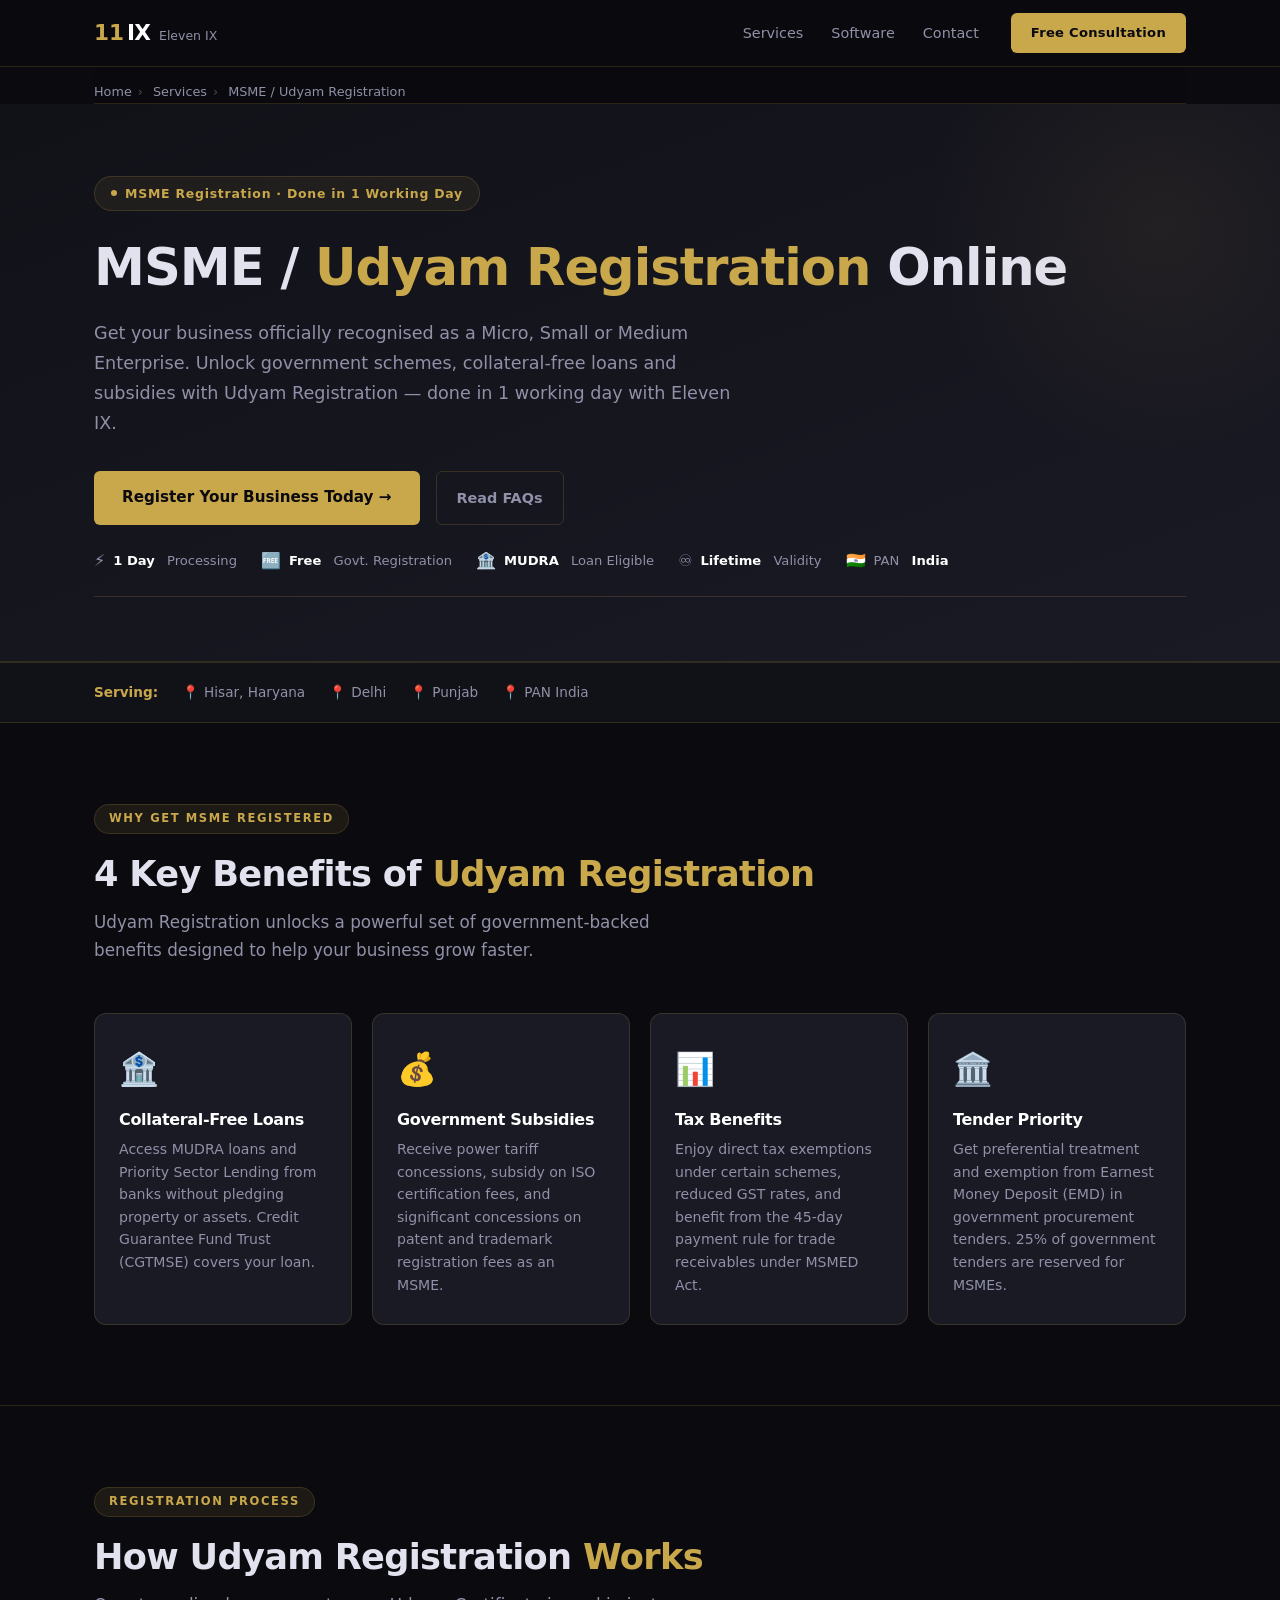
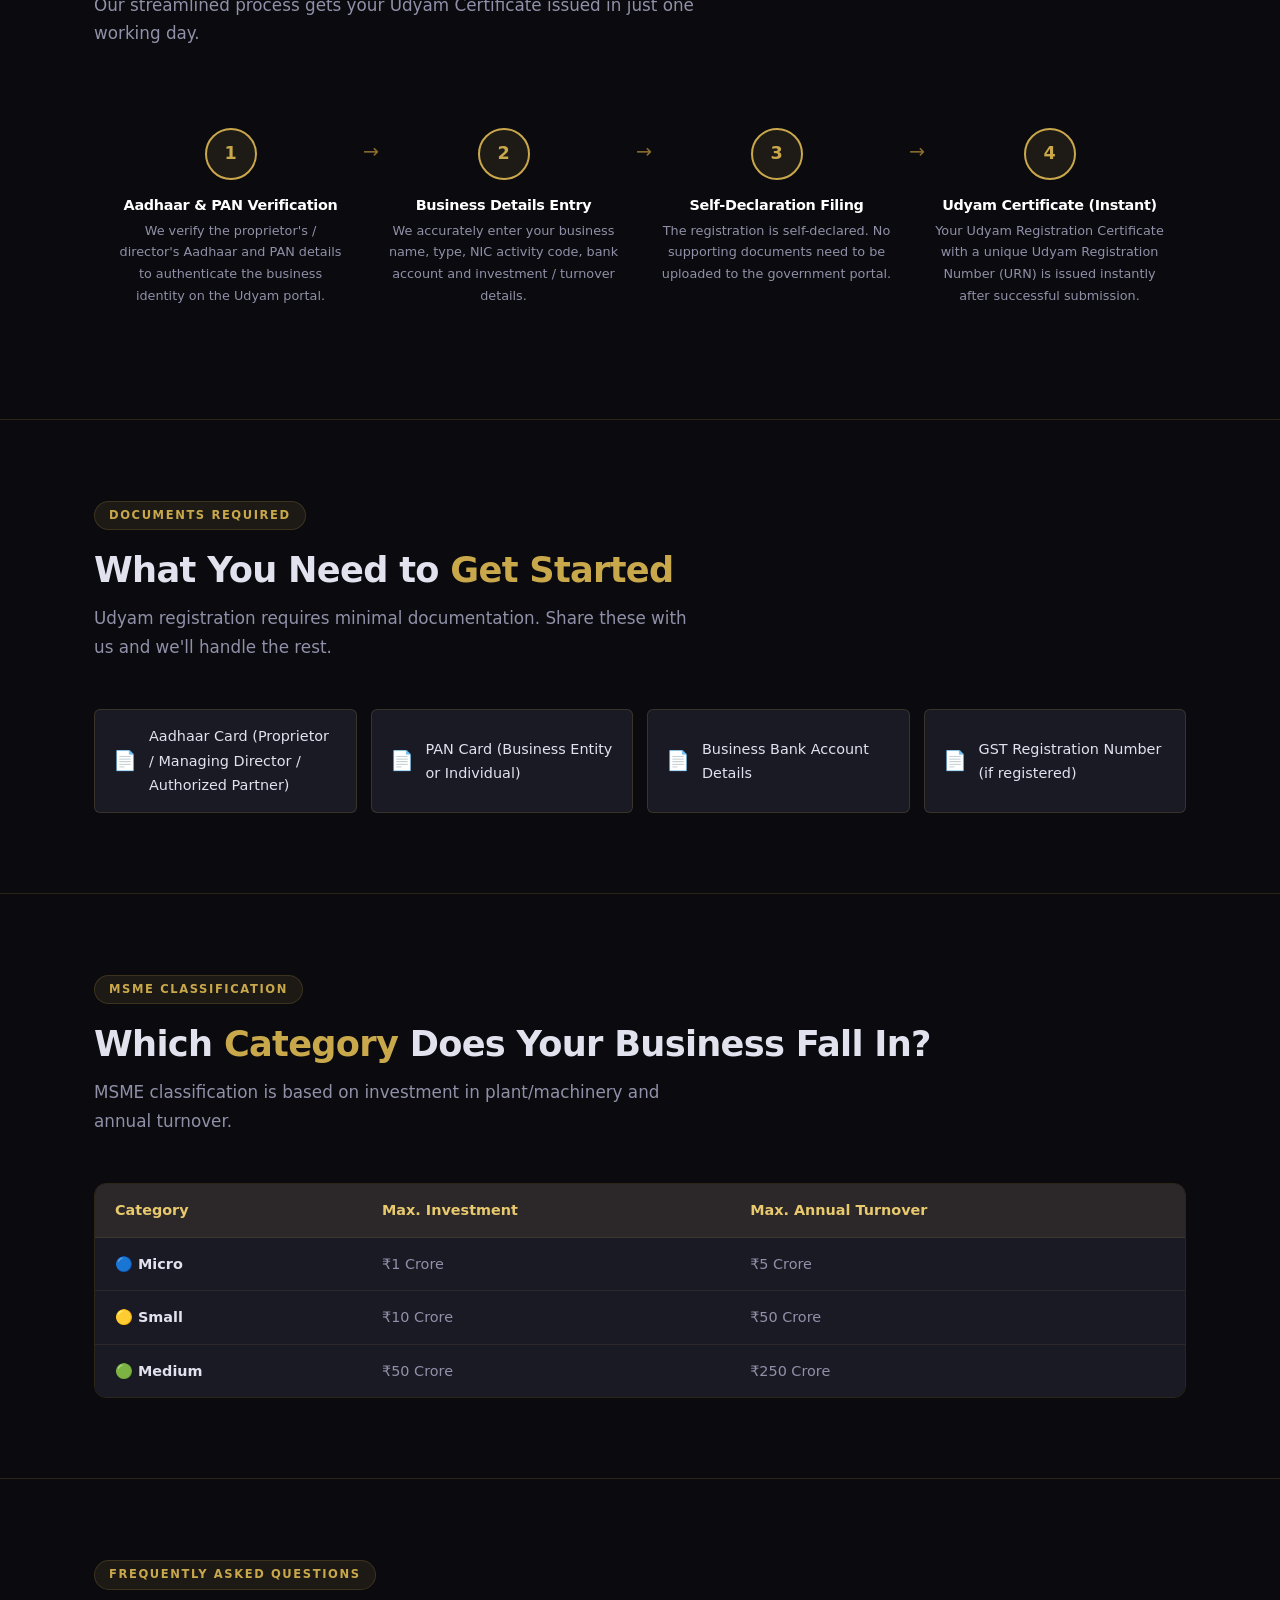
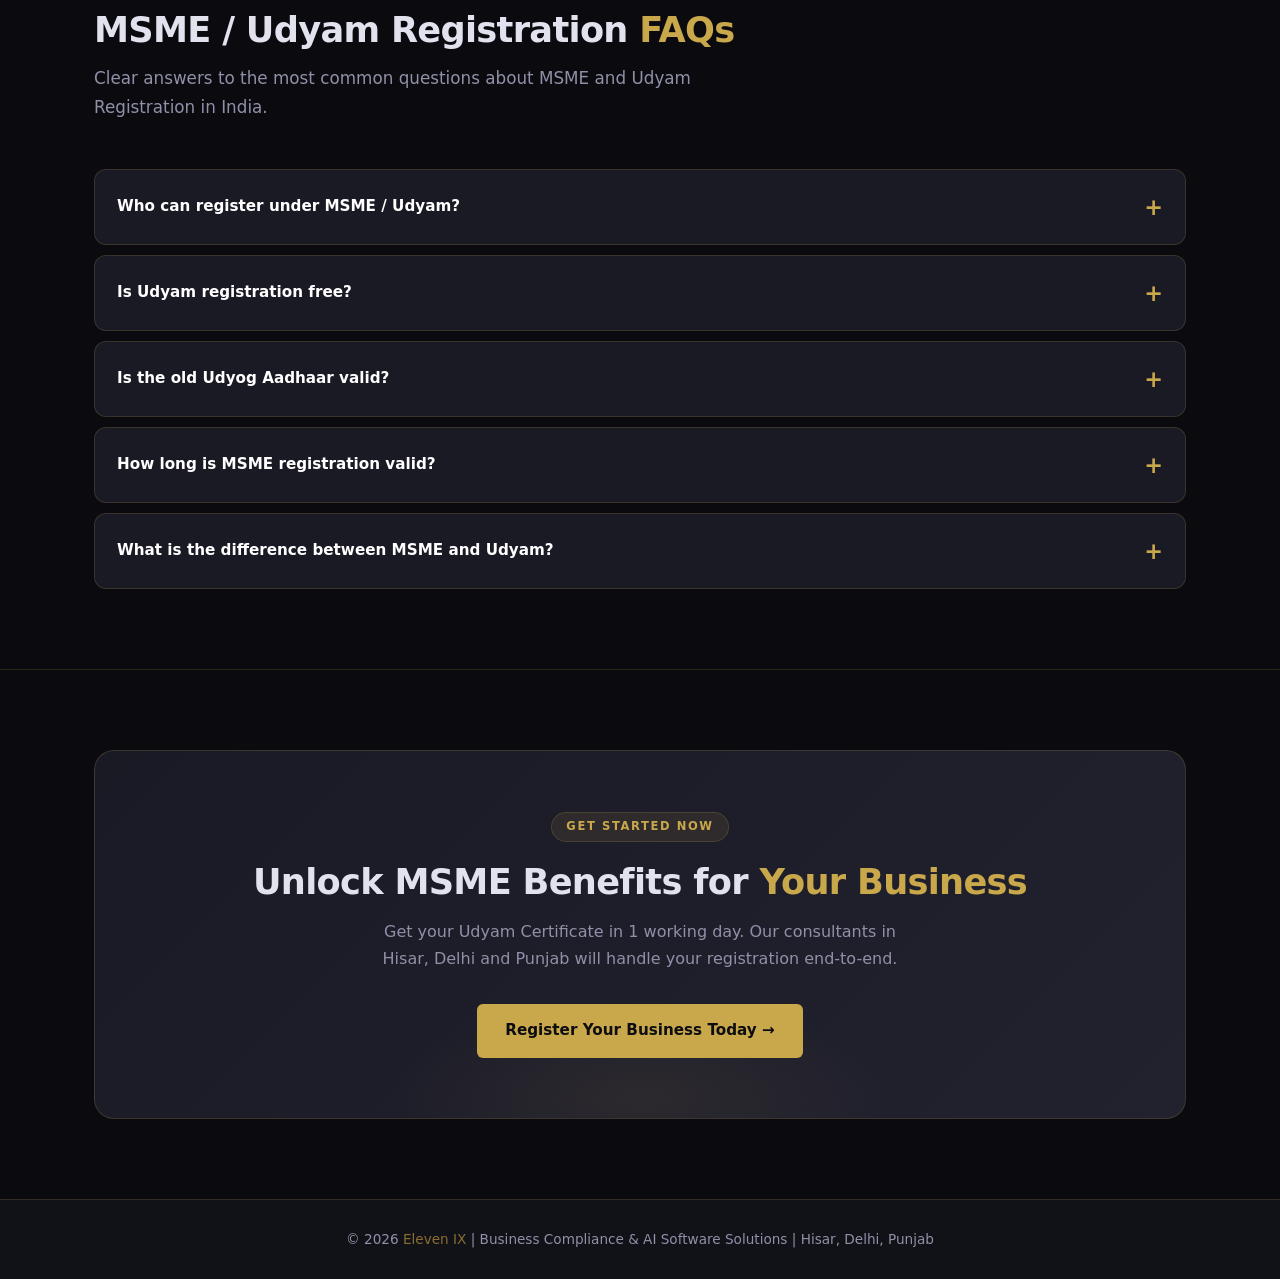
<file: msme-registration.html>
<!DOCTYPE html>
<html lang="en">
<head>
  <meta charset="UTF-8" />
  <meta name="viewport" content="width=device-width, initial-scale=1.0" />
  <title>MSME / Udyam Registration Online India | Eleven IX</title>
  <meta name="description" content="Register your business as MSME / Udyam with Eleven IX. Get government benefits, bank loans, subsidies. Serving Hisar, Delhi, Punjab. Free consultation." />
  <meta name="keywords" content="MSME registration India, Udyam registration online, Udyam certificate, MSME registration Hisar, MSME Delhi, Udyam Punjab, small business registration, MUDRA loan, government subsidies MSME" />
  <meta name="robots" content="index, follow" />
  <meta name="author" content="Eleven IX – neohubware.com" />
  <link rel="canonical" href="https://neohubware.com/msme-registration" />

  <!-- Open Graph -->
  <meta property="og:type" content="website" />
  <meta property="og:title" content="MSME / Udyam Registration Online India | Eleven IX" />
  <meta property="og:description" content="Register your business as MSME / Udyam with Eleven IX. Get government benefits, bank loans, subsidies. Serving Hisar, Delhi, Punjab." />
  <meta property="og:url" content="https://neohubware.com/msme-registration" />
  <meta property="og:site_name" content="Eleven IX" />

  <!-- Twitter Card -->
  <meta name="twitter:card" content="summary_large_image" />
  <meta name="twitter:title" content="MSME / Udyam Registration Online India | Eleven IX" />
  <meta name="twitter:description" content="Udyam Registration done in 1 working day. Unlock MUDRA loans, subsidies &amp; government tenders. Expert help in Hisar, Delhi &amp; Punjab." />

  <link rel="stylesheet" href="service-page.css" />

  <!-- Schema.org – Service -->
  <script type="application/ld+json">
  {
    "@context": "https://schema.org",
    "@type": "Service",
    "name": "MSME / Udyam Registration",
    "alternateName": "Udyam Registration Online",
    "description": "Eleven IX provides end-to-end MSME/Udyam registration services for micro, small and medium enterprises in Hisar, Delhi and Punjab. Get your Udyam Certificate in 1 working day and unlock government schemes, collateral-free loans and subsidies.",
    "url": "https://neohubware.com/msme-registration",
    "provider": {
      "@type": "Organization",
      "name": "Eleven IX",
      "url": "https://neohubware.com",
      "logo": "https://neohubware.com/logo.png",
      "email": "contactadmin11@gmail.com",
      "areaServed": ["Hisar", "Delhi", "Punjab", "India"],
      "address": {
        "@type": "PostalAddress",
        "addressLocality": "Hisar",
        "addressRegion": "Haryana",
        "addressCountry": "IN"
      }
    },
    "serviceType": "Government Registration – MSME / Udyam",
    "areaServed": [
      { "@type": "City", "name": "Hisar" },
      { "@type": "State", "name": "Delhi" },
      { "@type": "State", "name": "Punjab" },
      { "@type": "Country", "name": "India" }
    ],
    "offers": {
      "@type": "Offer",
      "priceCurrency": "INR",
      "availability": "https://schema.org/InStock",
      "description": "Udyam Registration is free on the government portal. Professional assistance fee as quoted."
    }
  }
  </script>

  <!-- BreadcrumbList Schema -->
  <script type="application/ld+json">
  {
    "@context": "https://schema.org",
    "@type": "BreadcrumbList",
    "itemListElement": [
      { "@type": "ListItem", "position": 1, "name": "Home", "item": "https://neohubware.com/" },
      { "@type": "ListItem", "position": 2, "name": "Services", "item": "https://neohubware.com/#services" },
      { "@type": "ListItem", "position": 3, "name": "MSME / Udyam Registration", "item": "https://neohubware.com/msme-registration" }
    ]
  }
  </script>

  <!-- FAQPage Schema -->
  <script type="application/ld+json">
  {
    "@context": "https://schema.org",
    "@type": "FAQPage",
    "mainEntity": [
      {
        "@type": "Question",
        "name": "Who can register under MSME / Udyam?",
        "acceptedAnswer": {
          "@type": "Answer",
          "text": "Any manufacturing or service business with investment and turnover within prescribed limits: Micro (less than ₹1 Crore investment, less than ₹5 Crore turnover), Small (less than ₹10 Crore, less than ₹50 Crore), Medium (less than ₹50 Crore, less than ₹250 Crore)."
        }
      },
      {
        "@type": "Question",
        "name": "Is Udyam registration free?",
        "acceptedAnswer": {
          "@type": "Answer",
          "text": "Yes, Udyam registration on the government portal is completely free of charge."
        }
      },
      {
        "@type": "Question",
        "name": "Is the old Udyog Aadhaar valid?",
        "acceptedAnswer": {
          "@type": "Answer",
          "text": "No, the government has replaced Udyog Aadhaar with Udyam Registration. You must migrate to Udyam to continue receiving government benefits."
        }
      },
      {
        "@type": "Question",
        "name": "How long is MSME registration valid?",
        "acceptedAnswer": {
          "@type": "Answer",
          "text": "Udyam Registration is permanent with no expiry date. However, you must update your registration if your investment or annual turnover changes and crosses the threshold of your current category."
        }
      },
      {
        "@type": "Question",
        "name": "What is the difference between MSME and Udyam?",
        "acceptedAnswer": {
          "@type": "Answer",
          "text": "Udyam is the new name for MSME registration introduced in 2020 by the Government of India under the Ministry of MSME. Both terms refer to the same registration. Udyam replaced the older Udyog Aadhaar system."
        }
      }
    ]
  }
  </script>
</head>
<body>

<!-- ===== NAVIGATION ===== -->
<nav>
  <div class='nav-inner'>
    <a href='/' class='nav-logo'><span class='logo-num'>11</span><span class='logo-ix'>IX</span><span class='logo-word'>Eleven IX</span></a>
    <ul class='nav-links-sp'>
      <li><a href='/#services'>Services</a></li>
      <li><a href='/#software'>Software</a></li>
      <li><a href='/#contactForm'>Contact</a></li>
    </ul>
    <a href='/#contactForm' class='nav-cta'>Free Consultation</a>
  </div>
</nav>

<!-- ===== BREADCRUMB ===== -->
<div class="container">
  <nav class="breadcrumb" aria-label="Breadcrumb">
    <a href="/">Home</a><span>›</span>
    <a href="/#services">Services</a><span>›</span>
    MSME / Udyam Registration
  </nav>
</div>

<!-- ===== HERO ===== -->
<section class="page-hero" aria-labelledby="hero-heading">
  <div class="container">
    <div class="hero-badge">MSME Registration · Done in 1 Working Day</div>
    <h1 id="hero-heading">MSME / <span class="gold">Udyam Registration</span> Online</h1>
    <p class="hero-desc">
      Get your business officially recognised as a Micro, Small or Medium Enterprise.
      Unlock government schemes, collateral-free loans and subsidies with Udyam Registration
      — done in 1 working day with Eleven IX.
    </p>
    <div class="hero-cta-row">
      <a href="mailto:contactadmin11@gmail.com?subject=MSME Udyam Registration Enquiry" class="btn-primary" aria-label="Email us to register your business under MSME/Udyam">
        Register Your Business Today →
      </a>
      <a href="#faq" class="btn-secondary">Read FAQs</a>
    </div>

    <!-- Trust Bar -->
    <div class="trust-bar">
      <div class="trust-item"><span class="icon">⚡</span><strong>1 Day</strong>&nbsp;Processing</div>
      <div class="trust-item"><span class="icon">🆓</span><strong>Free</strong>&nbsp;Govt. Registration</div>
      <div class="trust-item"><span class="icon">🏦</span><strong>MUDRA</strong>&nbsp;Loan Eligible</div>
      <div class="trust-item"><span class="icon">♾️</span><strong>Lifetime</strong>&nbsp;Validity</div>
      <div class="trust-item"><span class="icon">🇮🇳</span>PAN&nbsp;<strong>India</strong></div>
    </div>
  </div>
</section>

<!-- ===== LOCATIONS STRIP ===== -->
<div class="locations-strip">
  <div class="container">
    <div class="locations-inner">
      <strong>Serving:</strong>
      <span class="loc-pill">Hisar, Haryana</span>
      <span class="loc-pill">Delhi</span>
      <span class="loc-pill">Punjab</span>
      <span class="loc-pill">PAN India</span>
    </div>
  </div>
</div>

<!-- ===== BENEFITS ===== -->
<section class="section" aria-labelledby="benefits-heading">
  <div class="container">
    <span class="section-label">Why Get MSME Registered</span>
    <h2 class="section-title" id="benefits-heading">4 Key Benefits of <span class="gold">Udyam Registration</span></h2>
    <p class="section-sub">Udyam Registration unlocks a powerful set of government-backed benefits designed to help your business grow faster.</p>

    <div class="benefits-grid">
      <div class="benefit-card">
        <span class="benefit-icon">🏦</span>
        <h3>Collateral-Free Loans</h3>
        <p>Access MUDRA loans and Priority Sector Lending from banks without pledging property or assets. Credit Guarantee Fund Trust (CGTMSE) covers your loan.</p>
      </div>
      <div class="benefit-card">
        <span class="benefit-icon">💰</span>
        <h3>Government Subsidies</h3>
        <p>Receive power tariff concessions, subsidy on ISO certification fees, and significant concessions on patent and trademark registration fees as an MSME.</p>
      </div>
      <div class="benefit-card">
        <span class="benefit-icon">📊</span>
        <h3>Tax Benefits</h3>
        <p>Enjoy direct tax exemptions under certain schemes, reduced GST rates, and benefit from the 45-day payment rule for trade receivables under MSMED Act.</p>
      </div>
      <div class="benefit-card">
        <span class="benefit-icon">🏛️</span>
        <h3>Tender Priority</h3>
        <p>Get preferential treatment and exemption from Earnest Money Deposit (EMD) in government procurement tenders. 25% of government tenders are reserved for MSMEs.</p>
      </div>
    </div>
  </div>
</section>

<hr class="divider" />

<!-- ===== PROCESS ===== -->
<section class="section" aria-labelledby="process-heading">
  <div class="container">
    <span class="section-label">Registration Process</span>
    <h2 class="section-title" id="process-heading">How Udyam Registration <span class="gold">Works</span></h2>
    <p class="section-sub">Our streamlined process gets your Udyam Certificate issued in just one working day.</p>

    <div class="process-steps" role="list">
      <div class="process-step" role="listitem">
        <div class="step-num">1</div>
        <h3>Aadhaar &amp; PAN Verification</h3>
        <p>We verify the proprietor's / director's Aadhaar and PAN details to authenticate the business identity on the Udyam portal.</p>
      </div>
      <div class="process-step" role="listitem">
        <div class="step-num">2</div>
        <h3>Business Details Entry</h3>
        <p>We accurately enter your business name, type, NIC activity code, bank account and investment / turnover details.</p>
      </div>
      <div class="process-step" role="listitem">
        <div class="step-num">3</div>
        <h3>Self-Declaration Filing</h3>
        <p>The registration is self-declared. No supporting documents need to be uploaded to the government portal.</p>
      </div>
      <div class="process-step" role="listitem">
        <div class="step-num">4</div>
        <h3>Udyam Certificate (Instant)</h3>
        <p>Your Udyam Registration Certificate with a unique Udyam Registration Number (URN) is issued instantly after successful submission.</p>
      </div>
    </div>
  </div>
</section>

<hr class="divider" />

<!-- ===== DOCUMENTS ===== -->
<section class="section" aria-labelledby="docs-heading">
  <div class="container">
    <span class="section-label">Documents Required</span>
    <h2 class="section-title" id="docs-heading">What You Need to <span class="gold">Get Started</span></h2>
    <p class="section-sub">Udyam registration requires minimal documentation. Share these with us and we'll handle the rest.</p>

    <div class="doc-grid">
      <div class="doc-item">Aadhaar Card (Proprietor / Managing Director / Authorized Partner)</div>
      <div class="doc-item">PAN Card (Business Entity or Individual)</div>
      <div class="doc-item">Business Bank Account Details</div>
      <div class="doc-item">GST Registration Number (if registered)</div>
    </div>
  </div>
</section>

<hr class="divider" />

<!-- ===== MSME CATEGORIES TABLE ===== -->
<section class="section" aria-labelledby="categories-heading">
  <div class="container">
    <span class="section-label">MSME Classification</span>
    <h2 class="section-title" id="categories-heading">Which <span class="gold">Category</span> Does Your Business Fall In?</h2>
    <p class="section-sub">MSME classification is based on investment in plant/machinery and annual turnover.</p>

    <div style="overflow-x:auto; border-radius: 12px; border: 1px solid rgba(201,168,76,0.18);">
      <table style="width:100%; border-collapse:collapse; background: #1a1a25; font-size:0.9rem;">
        <thead>
          <tr style="background: rgba(201,168,76,0.1); border-bottom: 1px solid rgba(201,168,76,0.2);">
            <th style="padding:14px 20px; text-align:left; color:#e8c96e; font-weight:700;">Category</th>
            <th style="padding:14px 20px; text-align:left; color:#e8c96e; font-weight:700;">Max. Investment</th>
            <th style="padding:14px 20px; text-align:left; color:#e8c96e; font-weight:700;">Max. Annual Turnover</th>
          </tr>
        </thead>
        <tbody>
          <tr style="border-bottom: 1px solid rgba(201,168,76,0.1);">
            <td style="padding:14px 20px; color:#e2e2ef; font-weight:600;">🔵 Micro</td>
            <td style="padding:14px 20px; color:#9090a8;">₹1 Crore</td>
            <td style="padding:14px 20px; color:#9090a8;">₹5 Crore</td>
          </tr>
          <tr style="border-bottom: 1px solid rgba(201,168,76,0.1);">
            <td style="padding:14px 20px; color:#e2e2ef; font-weight:600;">🟡 Small</td>
            <td style="padding:14px 20px; color:#9090a8;">₹10 Crore</td>
            <td style="padding:14px 20px; color:#9090a8;">₹50 Crore</td>
          </tr>
          <tr>
            <td style="padding:14px 20px; color:#e2e2ef; font-weight:600;">🟢 Medium</td>
            <td style="padding:14px 20px; color:#9090a8;">₹50 Crore</td>
            <td style="padding:14px 20px; color:#9090a8;">₹250 Crore</td>
          </tr>
        </tbody>
      </table>
    </div>
  </div>
</section>

<hr class="divider" />

<!-- ===== FAQ ===== -->
<section class="section" id="faq" aria-labelledby="faq-heading">
  <div class="container">
    <span class="section-label">Frequently Asked Questions</span>
    <h2 class="section-title" id="faq-heading">MSME / Udyam Registration <span class="gold">FAQs</span></h2>
    <p class="section-sub">Clear answers to the most common questions about MSME and Udyam Registration in India.</p>

    <div class="faq-list" itemscope itemtype="https://schema.org/FAQPage">
      <div class="faq-item" itemscope itemprop="mainEntity" itemtype="https://schema.org/Question">
        <div class="faq-q" itemprop="name">Who can register under MSME / Udyam?</div>
        <div class="faq-a" itemscope itemprop="acceptedAnswer" itemtype="https://schema.org/Answer">
          <span itemprop="text">Any manufacturing or service business with investment and turnover within prescribed limits can register. Micro enterprises must have investment below ₹1 Crore and turnover below ₹5 Crore. Small enterprises: below ₹10 Crore investment and ₹50 Crore turnover. Medium enterprises: below ₹50 Crore investment and ₹250 Crore turnover. Both manufacturing and service businesses are eligible.</span>
        </div>
      </div>

      <div class="faq-item" itemscope itemprop="mainEntity" itemtype="https://schema.org/Question">
        <div class="faq-q" itemprop="name">Is Udyam registration free?</div>
        <div class="faq-a" itemscope itemprop="acceptedAnswer" itemtype="https://schema.org/Answer">
          <span itemprop="text">Yes, Udyam registration on the official government portal (udyamregistration.gov.in) is completely free of charge. There is no government fee whatsoever. Eleven IX charges a nominal professional fee for assisting you with accurate filing.</span>
        </div>
      </div>

      <div class="faq-item" itemscope itemprop="mainEntity" itemtype="https://schema.org/Question">
        <div class="faq-q" itemprop="name">Is the old Udyog Aadhaar valid?</div>
        <div class="faq-a" itemscope itemprop="acceptedAnswer" itemtype="https://schema.org/Answer">
          <span itemprop="text">No. The government has officially replaced Udyog Aadhaar with the new Udyam Registration system effective July 2020. You must migrate your old Udyog Aadhaar to Udyam Registration to continue receiving MSME benefits and subsidies from the government.</span>
        </div>
      </div>

      <div class="faq-item" itemscope itemprop="mainEntity" itemtype="https://schema.org/Question">
        <div class="faq-q" itemprop="name">How long is MSME registration valid?</div>
        <div class="faq-a" itemscope itemprop="acceptedAnswer" itemtype="https://schema.org/Answer">
          <span itemprop="text">Udyam Registration is permanent with no expiry date — you do not need to renew it annually. However, you must update your registration if your investment or annual turnover changes category. If your turnover crosses the Medium enterprise limit, you will no longer qualify as an MSME.</span>
        </div>
      </div>

      <div class="faq-item" itemscope itemprop="mainEntity" itemtype="https://schema.org/Question">
        <div class="faq-q" itemprop="name">What is the difference between MSME and Udyam?</div>
        <div class="faq-a" itemscope itemprop="acceptedAnswer" itemtype="https://schema.org/Answer">
          <span itemprop="text">Udyam is simply the new name for MSME registration, introduced in 2020 by the Government of India under the Ministry of Micro, Small and Medium Enterprises. Both terms refer to exactly the same registration. The Udyam system replaced the older Udyog Aadhaar system and offers a more digital, paperless process.</span>
        </div>
      </div>
    </div>
  </div>
</section>

<hr class="divider" />

<!-- ===== CTA ===== -->
<section class="section" aria-labelledby="cta-heading">
  <div class="container">
    <div class="cta-section">
      <span class="section-label">Get Started Now</span>
      <h2 id="cta-heading">Unlock MSME Benefits for <span class="gold">Your Business</span></h2>
      <p>Get your Udyam Certificate in 1 working day. Our consultants in Hisar, Delhi and Punjab will handle your registration end-to-end.</p>
      <a href="mailto:contactadmin11@gmail.com?subject=MSME Udyam Registration – Free Consultation" class="btn-primary" aria-label="Email Eleven IX for MSME Udyam Registration">
        Register Your Business Today →
      </a>
    </div>
  </div>
</section>

<!-- ===== FOOTER ===== -->
<footer>
  <p>© 2026 <a href='/'>Eleven IX</a> | Business Compliance &amp; AI Software Solutions | Hisar, Delhi, Punjab</p>
</footer>

<!-- ===== FAQ JS ===== -->
<script>
document.querySelectorAll('.faq-item').forEach(item=>{
  item.addEventListener('click',()=>{
    item.classList.toggle('open');
    document.querySelectorAll('.faq-item').forEach(other=>{ if(other!==item) other.classList.remove('open'); });
  });
});
</script>

</body>
</html>
</file>
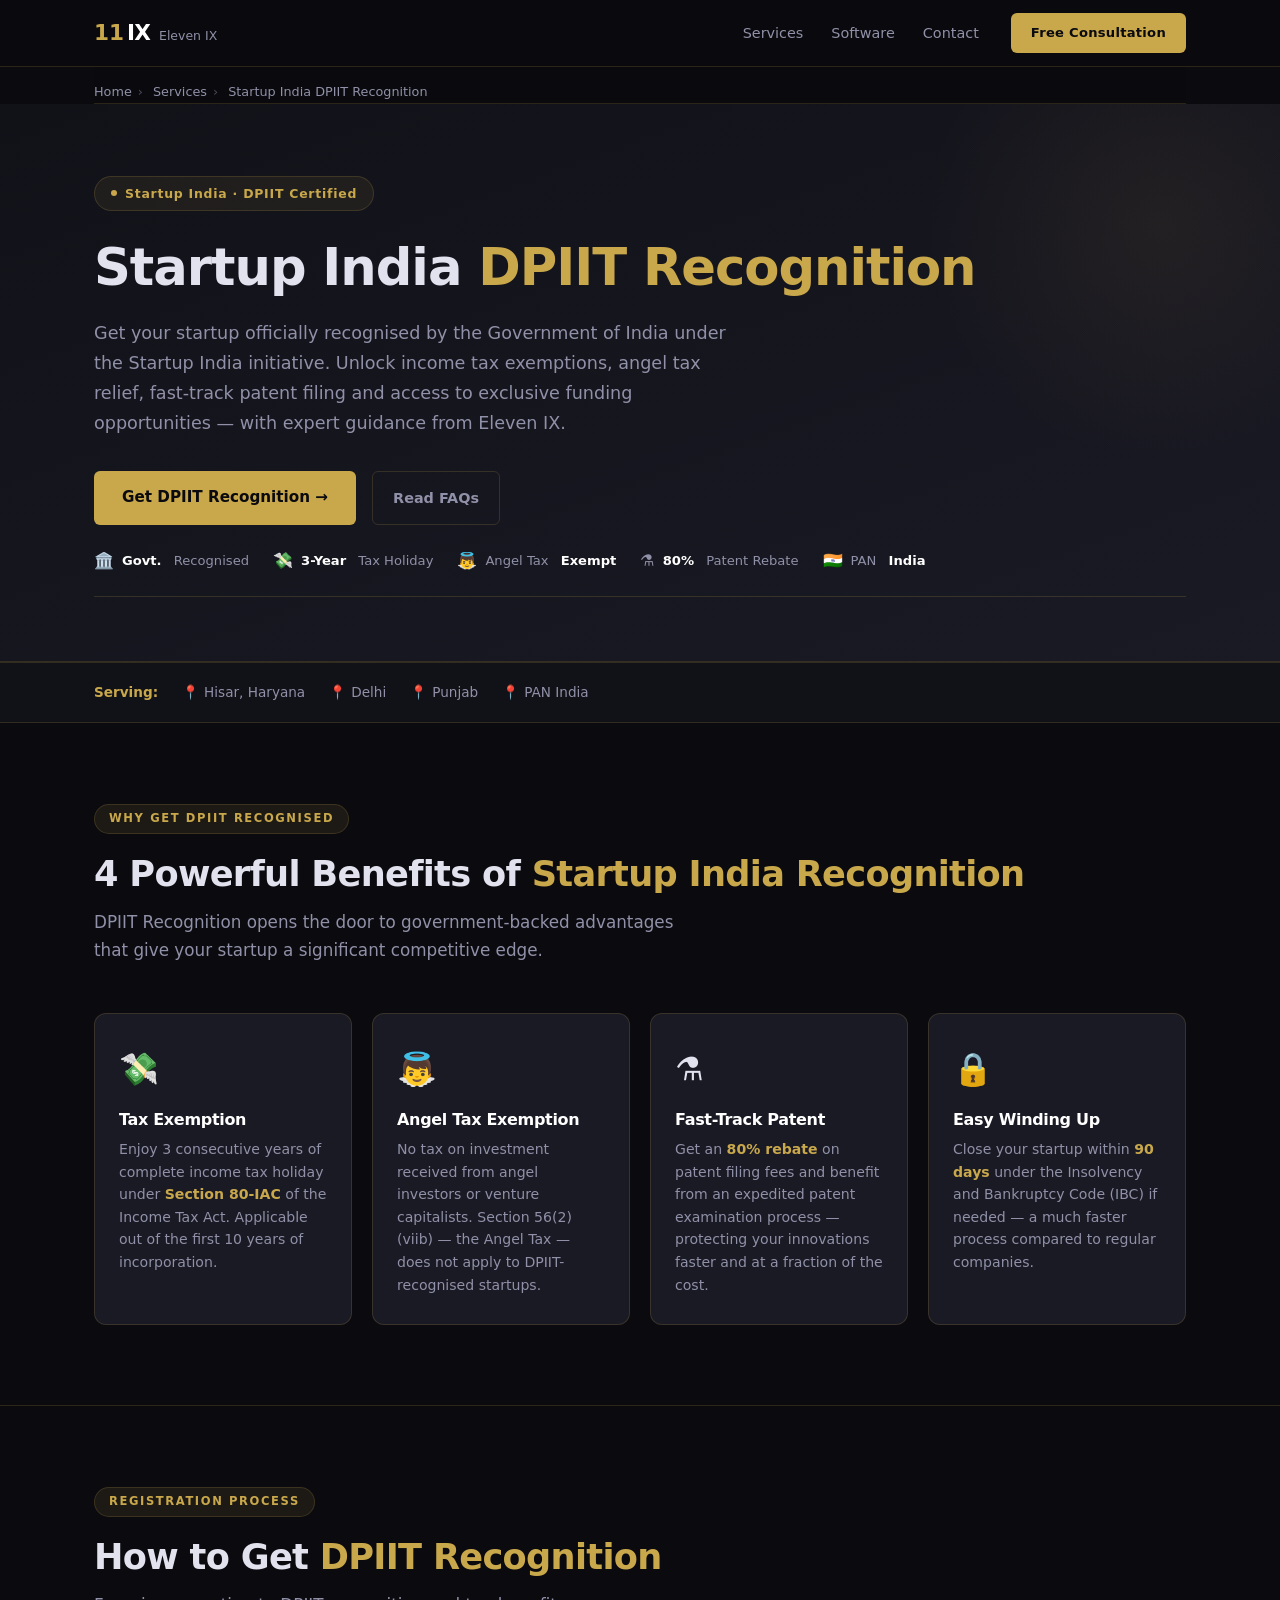
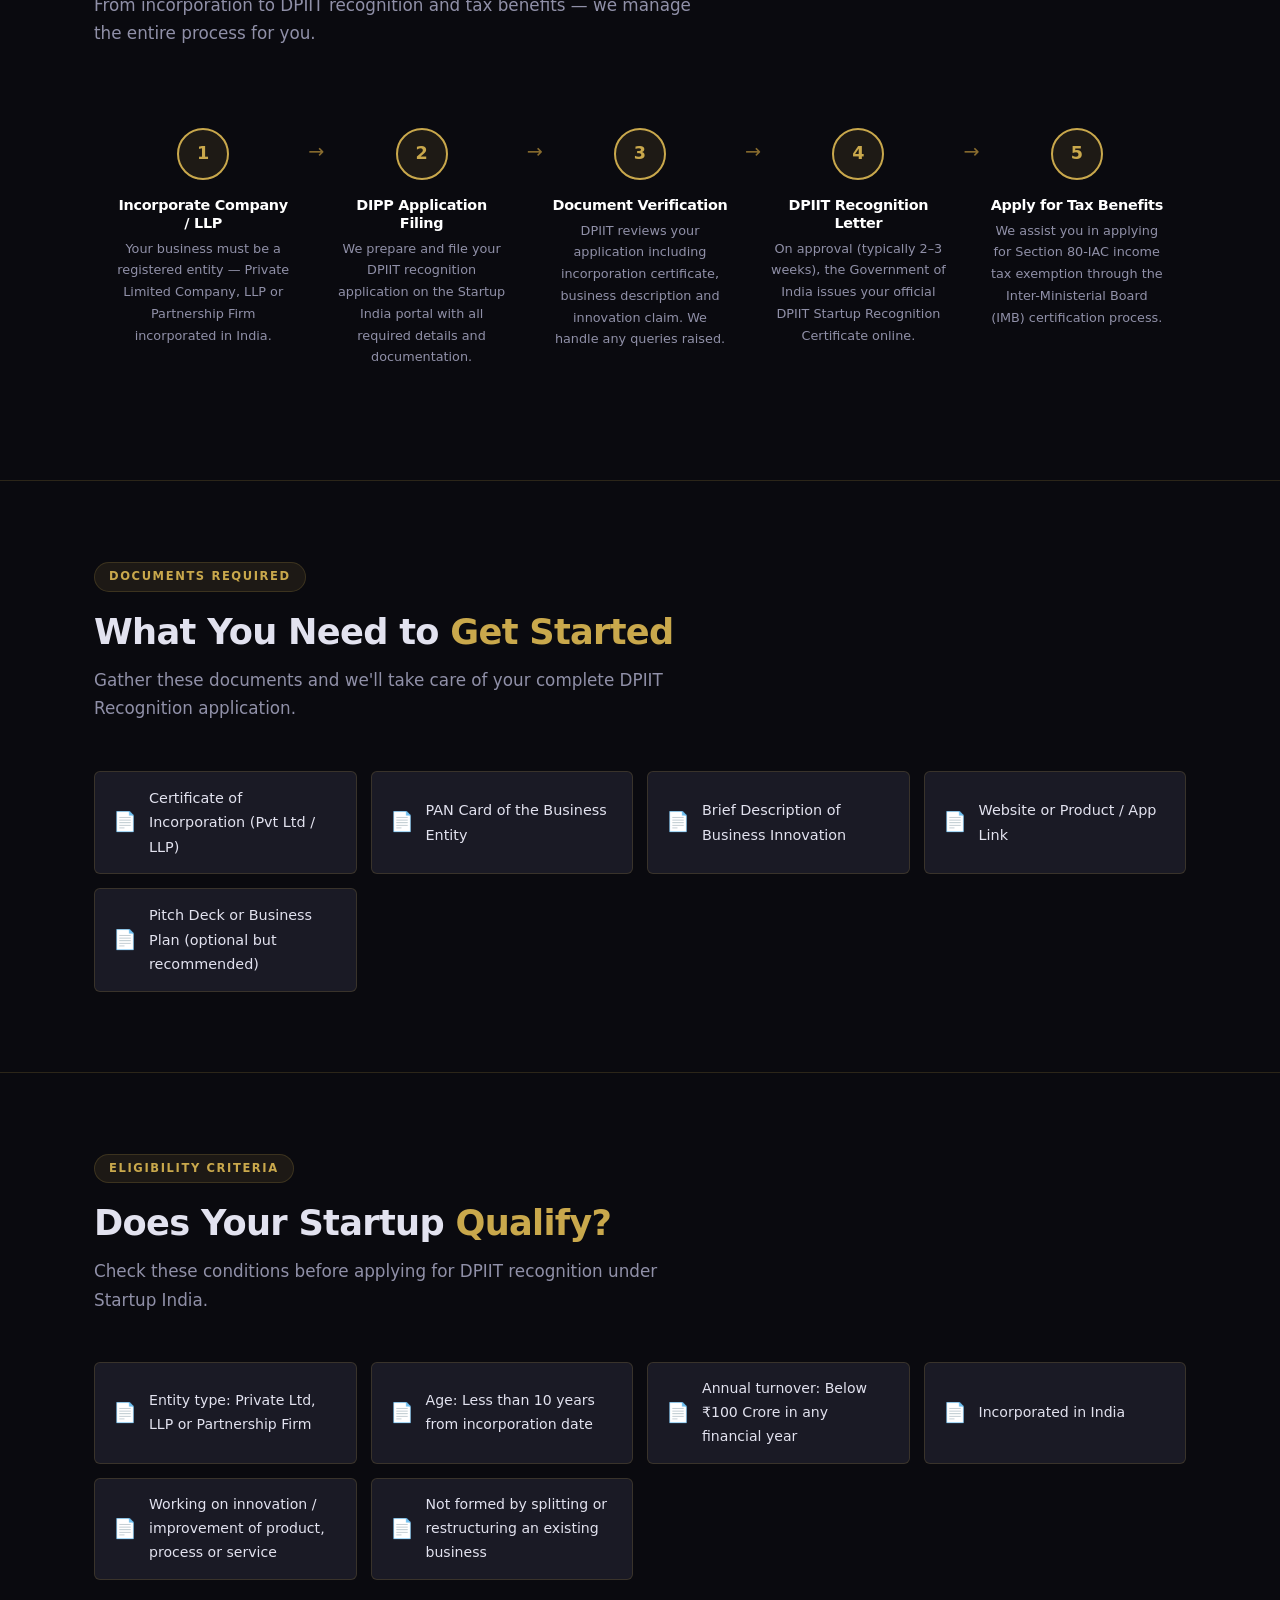
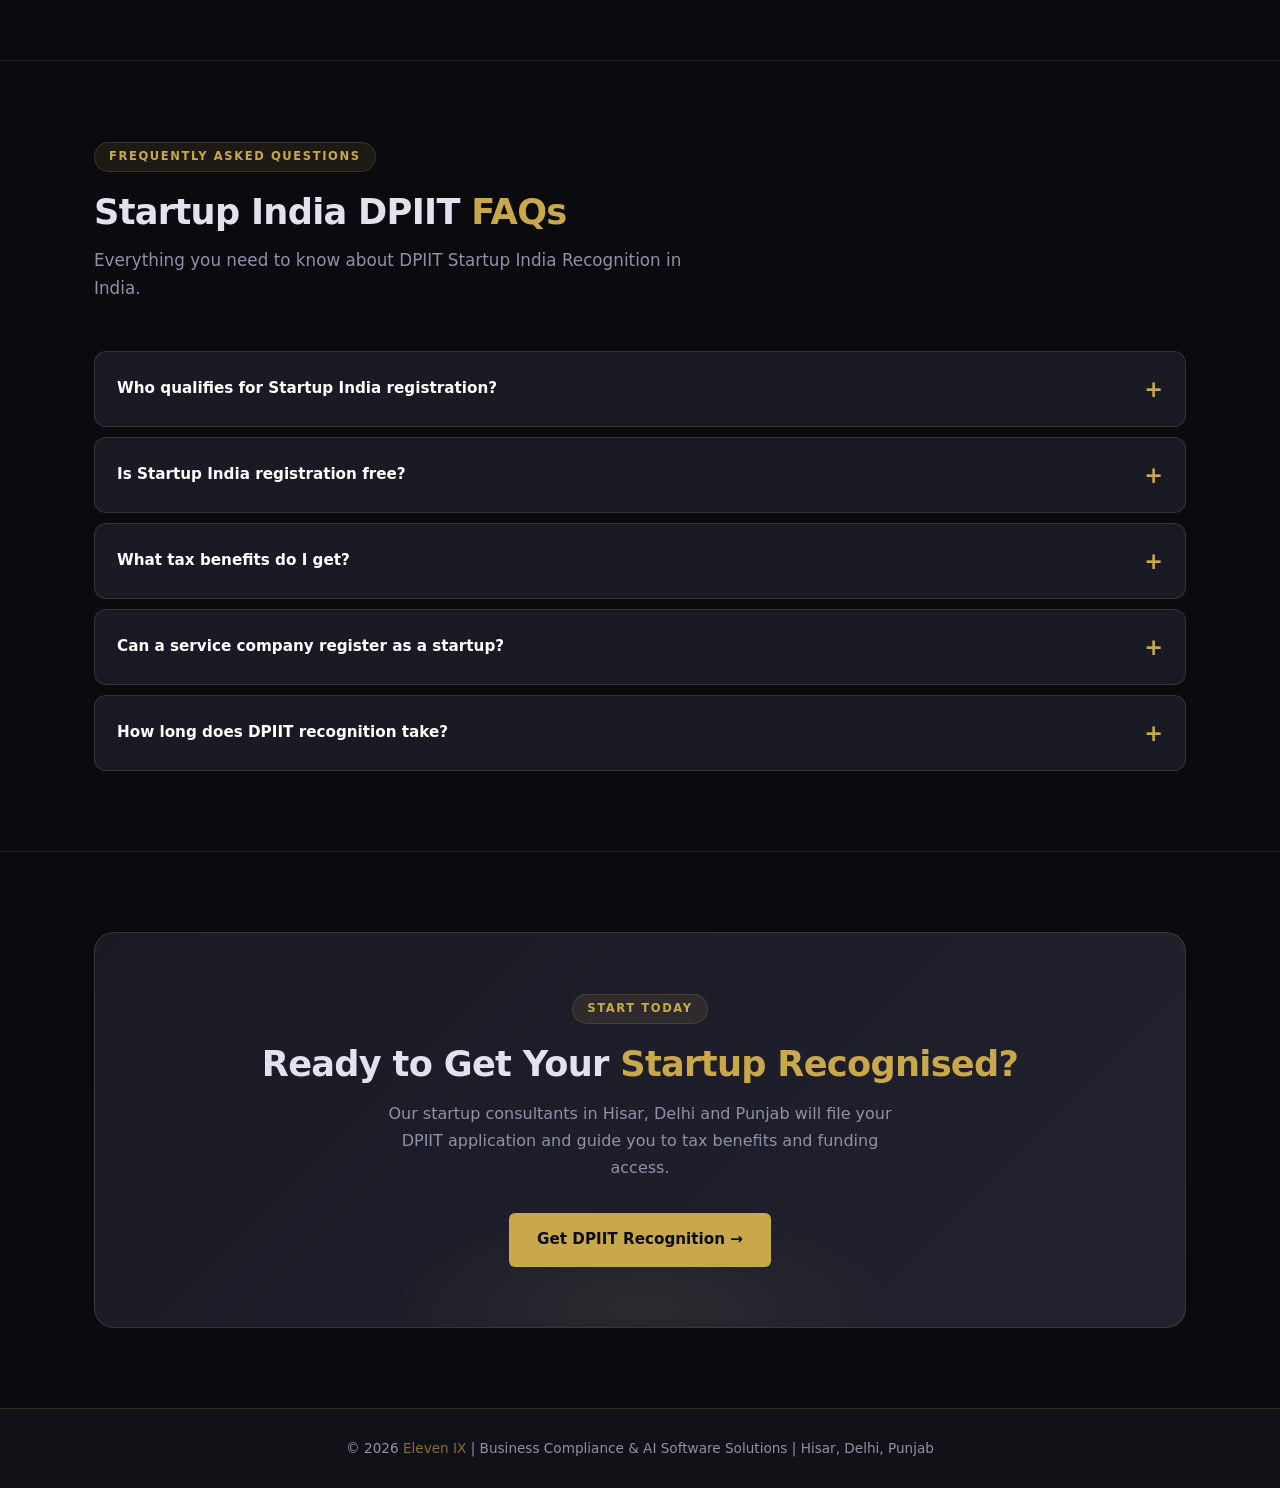
<file: startup-india.html>
<!DOCTYPE html>
<html lang="en">
<head>
  <meta charset="UTF-8" />
  <meta name="viewport" content="width=device-width, initial-scale=1.0" />
  <title>Startup India Registration Online | DPIIT Recognition | Eleven IX</title>
  <meta name="description" content="Get DPIIT Startup India Recognition with Eleven IX. Tax exemptions, funding access, faster patent filing. Serving Hisar, Delhi, Punjab. Expert startup consultants." />
  <meta name="keywords" content="Startup India registration, DPIIT recognition, startup India DPIIT online, startup tax exemption India, 80-IAC tax benefit, angel tax exemption, startup India Hisar, DPIIT registration Delhi, startup registration Punjab" />
  <meta name="robots" content="index, follow" />
  <meta name="author" content="Eleven IX – neohubware.com" />
  <link rel="canonical" href="https://neohubware.com/startup-india" />

  <!-- Open Graph -->
  <meta property="og:type" content="website" />
  <meta property="og:title" content="Startup India Registration Online | DPIIT Recognition | Eleven IX" />
  <meta property="og:description" content="Get DPIIT Startup India Recognition with Eleven IX. Tax exemptions, funding access, faster patent filing. Serving Hisar, Delhi, Punjab." />
  <meta property="og:url" content="https://neohubware.com/startup-india" />
  <meta property="og:site_name" content="Eleven IX" />

  <!-- Twitter Card -->
  <meta name="twitter:card" content="summary_large_image" />
  <meta name="twitter:title" content="Startup India DPIIT Recognition | Eleven IX" />
  <meta name="twitter:description" content="Official DPIIT recognition for your startup. Tax holidays, angel tax exemption &amp; 80% patent fee rebate. Expert guidance in Hisar, Delhi &amp; Punjab." />

  <link rel="stylesheet" href="service-page.css" />

  <!-- Schema.org – Service -->
  <script type="application/ld+json">
  {
    "@context": "https://schema.org",
    "@type": "Service",
    "name": "Startup India DPIIT Recognition",
    "alternateName": "Startup India Registration",
    "description": "Eleven IX provides end-to-end Startup India DPIIT recognition assistance for startups in Hisar, Delhi and Punjab. Get your startup officially recognised by the Government of India and unlock 3-year income tax holiday, angel tax exemption, fast-track patent filing and easier winding-up.",
    "url": "https://neohubware.com/startup-india",
    "provider": {
      "@type": "Organization",
      "name": "Eleven IX",
      "url": "https://neohubware.com",
      "logo": "https://neohubware.com/logo.png",
      "email": "contactadmin11@gmail.com",
      "areaServed": ["Hisar", "Delhi", "Punjab", "India"],
      "address": {
        "@type": "PostalAddress",
        "addressLocality": "Hisar",
        "addressRegion": "Haryana",
        "addressCountry": "IN"
      }
    },
    "serviceType": "Government Recognition – Startup India DPIIT",
    "areaServed": [
      { "@type": "City", "name": "Hisar" },
      { "@type": "State", "name": "Delhi" },
      { "@type": "State", "name": "Punjab" },
      { "@type": "Country", "name": "India" }
    ],
    "offers": {
      "@type": "Offer",
      "priceCurrency": "INR",
      "availability": "https://schema.org/InStock",
      "description": "DPIIT Recognition application is free on the Startup India portal. Professional assistance fee as quoted."
    }
  }
  </script>

  <!-- BreadcrumbList Schema -->
  <script type="application/ld+json">
  {
    "@context": "https://schema.org",
    "@type": "BreadcrumbList",
    "itemListElement": [
      { "@type": "ListItem", "position": 1, "name": "Home", "item": "https://neohubware.com/" },
      { "@type": "ListItem", "position": 2, "name": "Services", "item": "https://neohubware.com/#services" },
      { "@type": "ListItem", "position": 3, "name": "Startup India DPIIT Recognition", "item": "https://neohubware.com/startup-india" }
    ]
  }
  </script>

  <!-- FAQPage Schema -->
  <script type="application/ld+json">
  {
    "@context": "https://schema.org",
    "@type": "FAQPage",
    "mainEntity": [
      {
        "@type": "Question",
        "name": "Who qualifies for Startup India registration?",
        "acceptedAnswer": {
          "@type": "Answer",
          "text": "Any entity (Private Limited, LLP, or Partnership firm) that is less than 10 years old from the date of incorporation, has an annual turnover below ₹100 Crore, and is working on an innovative product, process or service qualifies for DPIIT recognition under Startup India."
        }
      },
      {
        "@type": "Question",
        "name": "Is Startup India registration free?",
        "acceptedAnswer": {
          "@type": "Answer",
          "text": "Yes, applying for DPIIT recognition on the Startup India portal is completely free of charge."
        }
      },
      {
        "@type": "Question",
        "name": "What tax benefits do I get?",
        "acceptedAnswer": {
          "@type": "Answer",
          "text": "DPIIT-recognised startups get 3 consecutive years of income tax exemption out of the first 10 years of incorporation under Section 80-IAC. They also get full exemption from Angel Tax on investment received under Section 56(2)(viib) of the Income Tax Act."
        }
      },
      {
        "@type": "Question",
        "name": "Can a service company register as a startup?",
        "acceptedAnswer": {
          "@type": "Answer",
          "text": "Yes, any innovative product, process or service company can apply for Startup India DPIIT recognition. The key requirement is innovation and scalability — the business must be working towards creation or improvement of a product, process or service."
        }
      },
      {
        "@type": "Question",
        "name": "How long does DPIIT recognition take?",
        "acceptedAnswer": {
          "@type": "Answer",
          "text": "Typically 2–3 weeks after submitting the application with all required documents. The DPIIT reviews your application and issues the recognition letter online."
        }
      }
    ]
  }
  </script>
</head>
<body>

<!-- ===== NAVIGATION ===== -->
<nav>
  <div class='nav-inner'>
    <a href='/' class='nav-logo'><span class='logo-num'>11</span><span class='logo-ix'>IX</span><span class='logo-word'>Eleven IX</span></a>
    <ul class='nav-links-sp'>
      <li><a href='/#services'>Services</a></li>
      <li><a href='/#software'>Software</a></li>
      <li><a href='/#contactForm'>Contact</a></li>
    </ul>
    <a href='/#contactForm' class='nav-cta'>Free Consultation</a>
  </div>
</nav>

<!-- ===== BREADCRUMB ===== -->
<div class="container">
  <nav class="breadcrumb" aria-label="Breadcrumb">
    <a href="/">Home</a><span>›</span>
    <a href="/#services">Services</a><span>›</span>
    Startup India DPIIT Recognition
  </nav>
</div>

<!-- ===== HERO ===== -->
<section class="page-hero" aria-labelledby="hero-heading">
  <div class="container">
    <div class="hero-badge">Startup India · DPIIT Certified</div>
    <h1 id="hero-heading">Startup India <span class="gold">DPIIT Recognition</span></h1>
    <p class="hero-desc">
      Get your startup officially recognised by the Government of India under the Startup India initiative.
      Unlock income tax exemptions, angel tax relief, fast-track patent filing and access to exclusive funding
      opportunities — with expert guidance from Eleven IX.
    </p>
    <div class="hero-cta-row">
      <a href="mailto:contactadmin11@gmail.com?subject=Startup India DPIIT Recognition Enquiry" class="btn-primary" aria-label="Email us to get your startup DPIIT recognised">
        Get DPIIT Recognition →
      </a>
      <a href="#faq" class="btn-secondary">Read FAQs</a>
    </div>

    <!-- Trust Bar -->
    <div class="trust-bar">
      <div class="trust-item"><span class="icon">🏛️</span><strong>Govt.</strong>&nbsp;Recognised</div>
      <div class="trust-item"><span class="icon">💸</span><strong>3-Year</strong>&nbsp;Tax Holiday</div>
      <div class="trust-item"><span class="icon">👼</span>Angel Tax&nbsp;<strong>Exempt</strong></div>
      <div class="trust-item"><span class="icon">⚗️</span><strong>80%</strong>&nbsp;Patent Rebate</div>
      <div class="trust-item"><span class="icon">🇮🇳</span>PAN&nbsp;<strong>India</strong></div>
    </div>
  </div>
</section>

<!-- ===== LOCATIONS STRIP ===== -->
<div class="locations-strip">
  <div class="container">
    <div class="locations-inner">
      <strong>Serving:</strong>
      <span class="loc-pill">Hisar, Haryana</span>
      <span class="loc-pill">Delhi</span>
      <span class="loc-pill">Punjab</span>
      <span class="loc-pill">PAN India</span>
    </div>
  </div>
</div>

<!-- ===== BENEFITS ===== -->
<section class="section" aria-labelledby="benefits-heading">
  <div class="container">
    <span class="section-label">Why Get DPIIT Recognised</span>
    <h2 class="section-title" id="benefits-heading">4 Powerful Benefits of <span class="gold">Startup India Recognition</span></h2>
    <p class="section-sub">DPIIT Recognition opens the door to government-backed advantages that give your startup a significant competitive edge.</p>

    <div class="benefits-grid">
      <div class="benefit-card">
        <span class="benefit-icon">💸</span>
        <h3>Tax Exemption</h3>
        <p>Enjoy 3 consecutive years of complete income tax holiday under <strong style="color:#c9a84c;">Section 80-IAC</strong> of the Income Tax Act. Applicable out of the first 10 years of incorporation.</p>
      </div>
      <div class="benefit-card">
        <span class="benefit-icon">👼</span>
        <h3>Angel Tax Exemption</h3>
        <p>No tax on investment received from angel investors or venture capitalists. Section 56(2)(viib) — the Angel Tax — does not apply to DPIIT-recognised startups.</p>
      </div>
      <div class="benefit-card">
        <span class="benefit-icon">⚗️</span>
        <h3>Fast-Track Patent</h3>
        <p>Get an <strong style="color:#c9a84c;">80% rebate</strong> on patent filing fees and benefit from an expedited patent examination process — protecting your innovations faster and at a fraction of the cost.</p>
      </div>
      <div class="benefit-card">
        <span class="benefit-icon">🔒</span>
        <h3>Easy Winding Up</h3>
        <p>Close your startup within <strong style="color:#c9a84c;">90 days</strong> under the Insolvency and Bankruptcy Code (IBC) if needed — a much faster process compared to regular companies.</p>
      </div>
    </div>
  </div>
</section>

<hr class="divider" />

<!-- ===== PROCESS ===== -->
<section class="section" aria-labelledby="process-heading">
  <div class="container">
    <span class="section-label">Registration Process</span>
    <h2 class="section-title" id="process-heading">How to Get <span class="gold">DPIIT Recognition</span></h2>
    <p class="section-sub">From incorporation to DPIIT recognition and tax benefits — we manage the entire process for you.</p>

    <div class="process-steps" role="list">
      <div class="process-step" role="listitem">
        <div class="step-num">1</div>
        <h3>Incorporate Company / LLP</h3>
        <p>Your business must be a registered entity — Private Limited Company, LLP or Partnership Firm incorporated in India.</p>
      </div>
      <div class="process-step" role="listitem">
        <div class="step-num">2</div>
        <h3>DIPP Application Filing</h3>
        <p>We prepare and file your DPIIT recognition application on the Startup India portal with all required details and documentation.</p>
      </div>
      <div class="process-step" role="listitem">
        <div class="step-num">3</div>
        <h3>Document Verification</h3>
        <p>DPIIT reviews your application including incorporation certificate, business description and innovation claim. We handle any queries raised.</p>
      </div>
      <div class="process-step" role="listitem">
        <div class="step-num">4</div>
        <h3>DPIIT Recognition Letter</h3>
        <p>On approval (typically 2–3 weeks), the Government of India issues your official DPIIT Startup Recognition Certificate online.</p>
      </div>
      <div class="process-step" role="listitem">
        <div class="step-num">5</div>
        <h3>Apply for Tax Benefits</h3>
        <p>We assist you in applying for Section 80-IAC income tax exemption through the Inter-Ministerial Board (IMB) certification process.</p>
      </div>
    </div>
  </div>
</section>

<hr class="divider" />

<!-- ===== DOCUMENTS ===== -->
<section class="section" aria-labelledby="docs-heading">
  <div class="container">
    <span class="section-label">Documents Required</span>
    <h2 class="section-title" id="docs-heading">What You Need to <span class="gold">Get Started</span></h2>
    <p class="section-sub">Gather these documents and we'll take care of your complete DPIIT Recognition application.</p>

    <div class="doc-grid">
      <div class="doc-item">Certificate of Incorporation (Pvt Ltd / LLP)</div>
      <div class="doc-item">PAN Card of the Business Entity</div>
      <div class="doc-item">Brief Description of Business Innovation</div>
      <div class="doc-item">Website or Product / App Link</div>
      <div class="doc-item">Pitch Deck or Business Plan (optional but recommended)</div>
    </div>
  </div>
</section>

<hr class="divider" />

<!-- ===== ELIGIBILITY ===== -->
<section class="section" aria-labelledby="eligibility-heading">
  <div class="container">
    <span class="section-label">Eligibility Criteria</span>
    <h2 class="section-title" id="eligibility-heading">Does Your Startup <span class="gold">Qualify?</span></h2>
    <p class="section-sub">Check these conditions before applying for DPIIT recognition under Startup India.</p>

    <div class="doc-grid">
      <div class="doc-item" style="font-size:0.88rem;">Entity type: Private Ltd, LLP or Partnership Firm</div>
      <div class="doc-item" style="font-size:0.88rem;">Age: Less than 10 years from incorporation date</div>
      <div class="doc-item" style="font-size:0.88rem;">Annual turnover: Below ₹100 Crore in any financial year</div>
      <div class="doc-item" style="font-size:0.88rem;">Incorporated in India</div>
      <div class="doc-item" style="font-size:0.88rem;">Working on innovation / improvement of product, process or service</div>
      <div class="doc-item" style="font-size:0.88rem;">Not formed by splitting or restructuring an existing business</div>
    </div>
  </div>
</section>

<hr class="divider" />

<!-- ===== FAQ ===== -->
<section class="section" id="faq" aria-labelledby="faq-heading">
  <div class="container">
    <span class="section-label">Frequently Asked Questions</span>
    <h2 class="section-title" id="faq-heading">Startup India DPIIT <span class="gold">FAQs</span></h2>
    <p class="section-sub">Everything you need to know about DPIIT Startup India Recognition in India.</p>

    <div class="faq-list" itemscope itemtype="https://schema.org/FAQPage">
      <div class="faq-item" itemscope itemprop="mainEntity" itemtype="https://schema.org/Question">
        <div class="faq-q" itemprop="name">Who qualifies for Startup India registration?</div>
        <div class="faq-a" itemscope itemprop="acceptedAnswer" itemtype="https://schema.org/Answer">
          <span itemprop="text">Any entity — Private Limited Company, LLP or Partnership Firm — that is less than 10 years old from the date of incorporation, has an annual turnover below ₹100 Crore in any financial year, and is working on an innovative product, process or service with high scalability potential qualifies for DPIIT recognition under Startup India.</span>
        </div>
      </div>

      <div class="faq-item" itemscope itemprop="mainEntity" itemtype="https://schema.org/Question">
        <div class="faq-q" itemprop="name">Is Startup India registration free?</div>
        <div class="faq-a" itemscope itemprop="acceptedAnswer" itemtype="https://schema.org/Answer">
          <span itemprop="text">Yes, applying for DPIIT recognition on the official Startup India portal (startupindia.gov.in) is completely free of charge. There is no government fee for the recognition application. Eleven IX charges a professional fee for preparing and managing your application.</span>
        </div>
      </div>

      <div class="faq-item" itemscope itemprop="mainEntity" itemtype="https://schema.org/Question">
        <div class="faq-q" itemprop="name">What tax benefits do I get?</div>
        <div class="faq-a" itemscope itemprop="acceptedAnswer" itemtype="https://schema.org/Answer">
          <span itemprop="text">DPIIT-recognised startups get 3 consecutive years of complete income tax exemption out of the first 10 years of incorporation (Section 80-IAC), subject to IMB certification. They also get full Angel Tax exemption (Section 56) — meaning investment received from Indian resident investors is not taxed as income. Additionally, there is an 80% rebate on patent filing fees and a waiver of trademark registration fees for DPIIT-recognised startups.</span>
        </div>
      </div>

      <div class="faq-item" itemscope itemprop="mainEntity" itemtype="https://schema.org/Question">
        <div class="faq-q" itemprop="name">Can a service company register as a startup?</div>
        <div class="faq-a" itemscope itemprop="acceptedAnswer" itemtype="https://schema.org/Answer">
          <span itemprop="text">Yes, absolutely. Any innovative product, process or service company is eligible to apply for Startup India DPIIT recognition. The business does not have to be a technology company — it only needs to demonstrate innovation, scalability and a significant potential for wealth or employment creation.</span>
        </div>
      </div>

      <div class="faq-item" itemscope itemprop="mainEntity" itemtype="https://schema.org/Question">
        <div class="faq-q" itemprop="name">How long does DPIIT recognition take?</div>
        <div class="faq-a" itemscope itemprop="acceptedAnswer" itemtype="https://schema.org/Answer">
          <span itemprop="text">Typically 2–3 weeks after submitting the application with all required documents on the Startup India portal. DPIIT reviews your business description and innovation claim, and upon approval, issues the recognition certificate digitally. Eleven IX will track your application and resolve any queries raised during review.</span>
        </div>
      </div>
    </div>
  </div>
</section>

<hr class="divider" />

<!-- ===== CTA ===== -->
<section class="section" aria-labelledby="cta-heading">
  <div class="container">
    <div class="cta-section">
      <span class="section-label">Start Today</span>
      <h2 id="cta-heading">Ready to Get Your <span class="gold">Startup Recognised?</span></h2>
      <p>Our startup consultants in Hisar, Delhi and Punjab will file your DPIIT application and guide you to tax benefits and funding access.</p>
      <a href="mailto:contactadmin11@gmail.com?subject=Startup India DPIIT Recognition – Free Consultation" class="btn-primary" aria-label="Email Eleven IX for Startup India DPIIT Recognition">
        Get DPIIT Recognition →
      </a>
    </div>
  </div>
</section>

<!-- ===== FOOTER ===== -->
<footer>
  <p>© 2026 <a href='/'>Eleven IX</a> | Business Compliance &amp; AI Software Solutions | Hisar, Delhi, Punjab</p>
</footer>

<!-- ===== FAQ JS ===== -->
<script>
document.querySelectorAll('.faq-item').forEach(item=>{
  item.addEventListener('click',()=>{
    item.classList.toggle('open');
    document.querySelectorAll('.faq-item').forEach(other=>{ if(other!==item) other.classList.remove('open'); });
  });
});
</script>

</body>
</html>
</file>
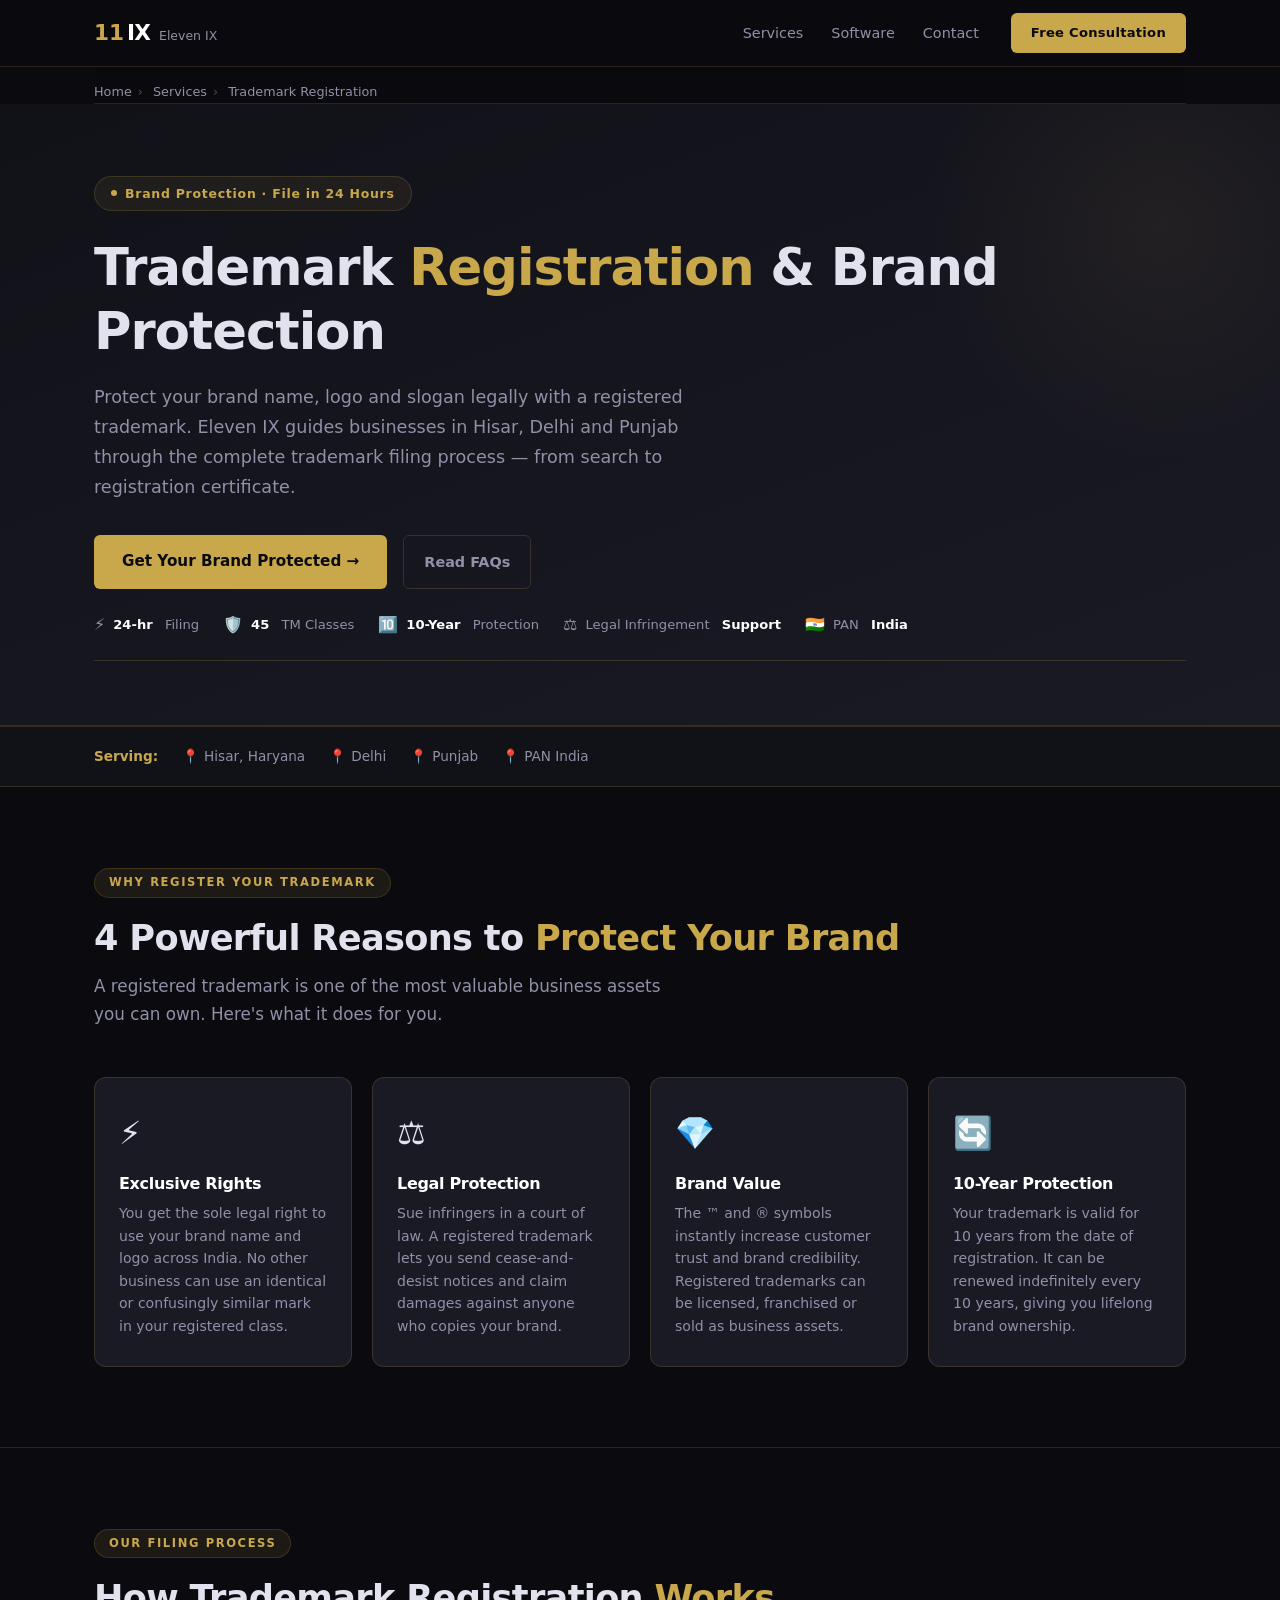
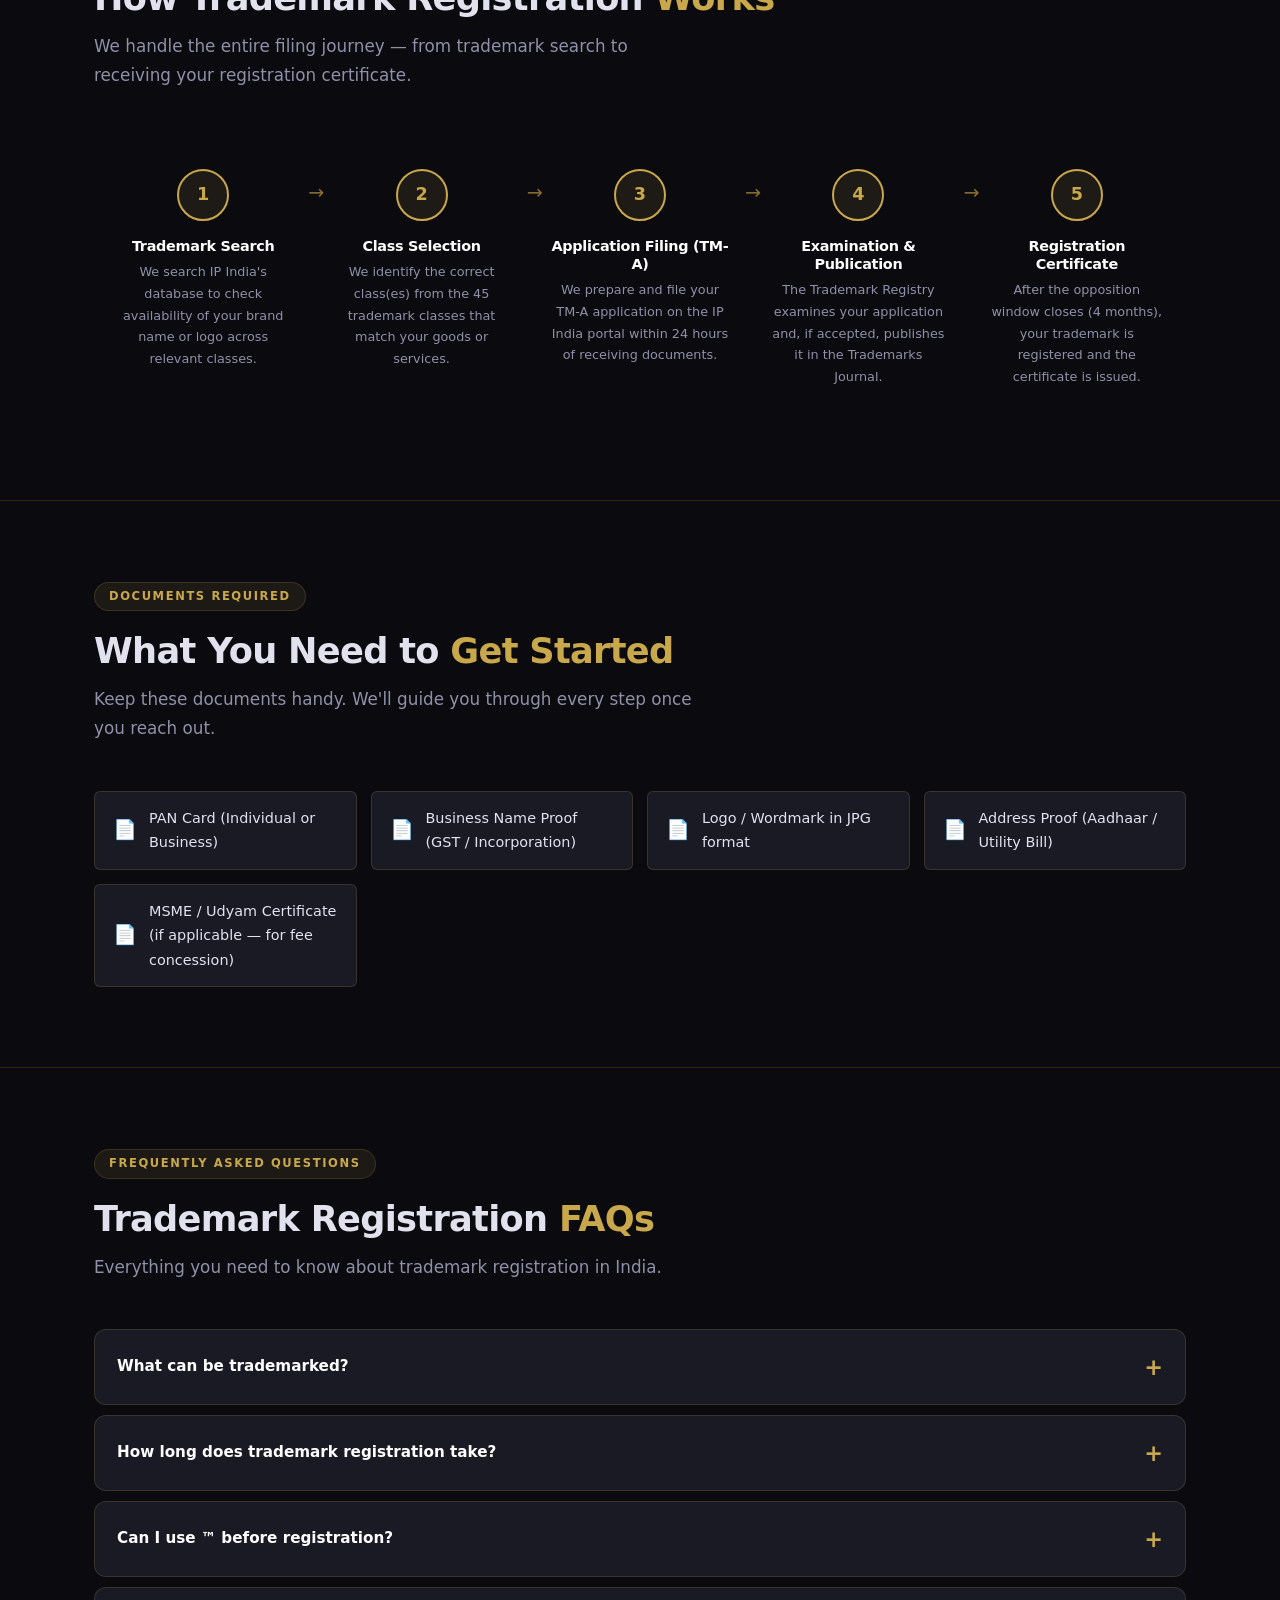
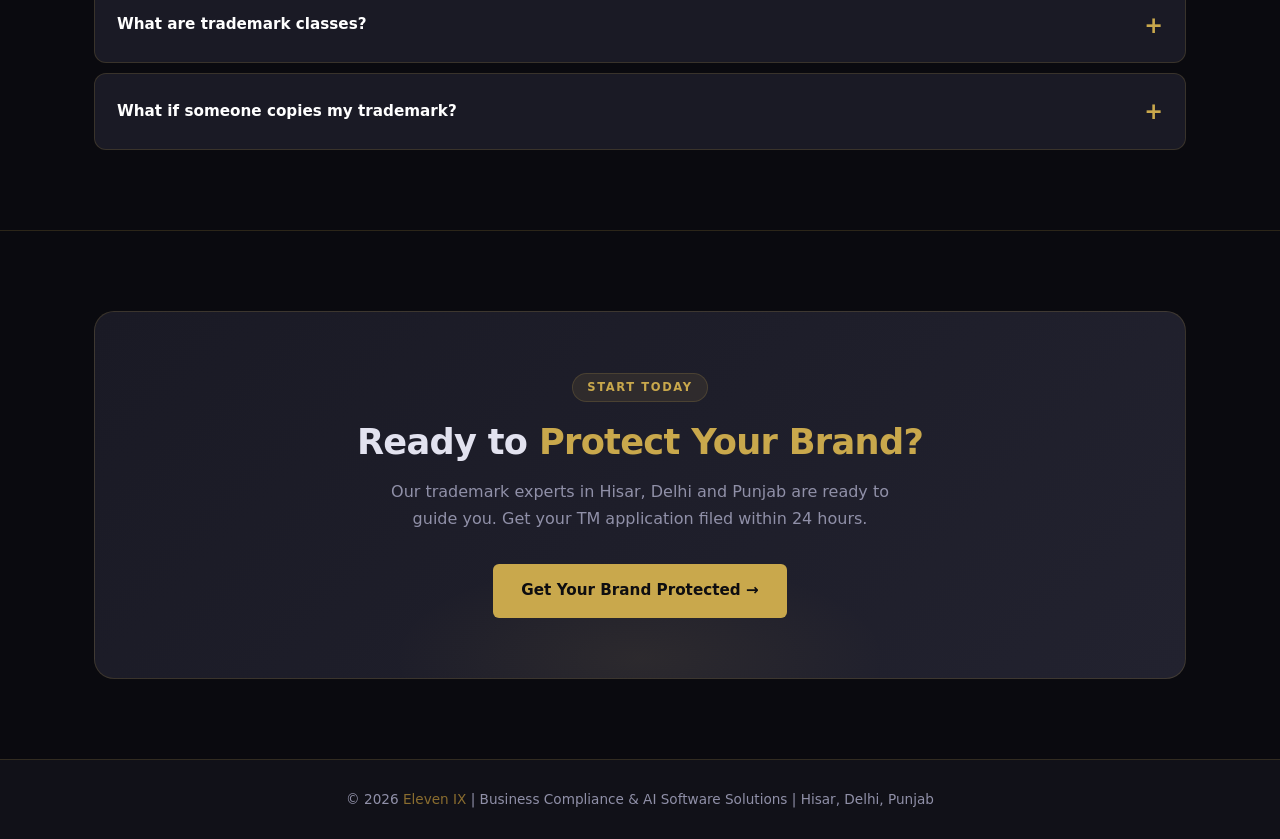
<file: trademark-registration.html>
<!DOCTYPE html>
<html lang="en">
<head>
  <meta charset="UTF-8" />
  <meta name="viewport" content="width=device-width, initial-scale=1.0" />
  <title>Trademark Registration Online India | Brand Protection | Eleven IX</title>
  <meta name="description" content="Protect your brand with Trademark Registration from Eleven IX. Expert IP consultants serving Hisar, Delhi &amp; Punjab. File trademark online with expert guidance." />
  <meta name="keywords" content="trademark registration India, trademark filing online, brand registration Hisar, trademark registration Delhi, trademark Punjab, IP protection India, trademark class, TM registration" />
  <meta name="robots" content="index, follow" />
  <meta name="author" content="Eleven IX – neohubware.com" />
  <link rel="canonical" href="https://neohubware.com/trademark-registration" />

  <!-- Open Graph -->
  <meta property="og:type" content="website" />
  <meta property="og:title" content="Trademark Registration Online India | Brand Protection | Eleven IX" />
  <meta property="og:description" content="Protect your brand with Trademark Registration from Eleven IX. Expert IP consultants serving Hisar, Delhi &amp; Punjab." />
  <meta property="og:url" content="https://neohubware.com/trademark-registration" />
  <meta property="og:site_name" content="Eleven IX" />

  <!-- Twitter Card -->
  <meta name="twitter:card" content="summary_large_image" />
  <meta name="twitter:title" content="Trademark Registration Online India | Eleven IX" />
  <meta name="twitter:description" content="Expert trademark filing for businesses in Hisar, Delhi &amp; Punjab. File in 24 hours with Eleven IX." />

  <link rel="stylesheet" href="service-page.css" />

  <!-- Schema.org Structured Data – Service -->
  <script type="application/ld+json">
  {
    "@context": "https://schema.org",
    "@type": "Service",
    "name": "Trademark Registration",
    "alternateName": "Brand Protection & TM Filing",
    "description": "End-to-end trademark registration and brand protection services in India. Eleven IX helps businesses in Hisar, Delhi and Punjab file trademark applications (TM-A) across all 45 classes with expert guidance.",
    "url": "https://neohubware.com/trademark-registration",
    "provider": {
      "@type": "Organization",
      "name": "Eleven IX",
      "url": "https://neohubware.com",
      "logo": "https://neohubware.com/logo.png",
      "email": "contactadmin11@gmail.com",
      "areaServed": ["Hisar", "Delhi", "Punjab", "India"],
      "address": {
        "@type": "PostalAddress",
        "addressLocality": "Hisar",
        "addressRegion": "Haryana",
        "addressCountry": "IN"
      }
    },
    "serviceType": "Intellectual Property – Trademark Registration",
    "areaServed": [
      { "@type": "City", "name": "Hisar" },
      { "@type": "State", "name": "Delhi" },
      { "@type": "State", "name": "Punjab" },
      { "@type": "Country", "name": "India" }
    ],
    "offers": {
      "@type": "Offer",
      "priceCurrency": "INR",
      "availability": "https://schema.org/InStock",
      "description": "Trademark filing starting from government fee; professional fee as quoted"
    },
    "hasOfferCatalog": {
      "@type": "OfferCatalog",
      "name": "Trademark Services",
      "itemListElement": [
        { "@type": "Offer", "itemOffered": { "@type": "Service", "name": "Trademark Search" } },
        { "@type": "Offer", "itemOffered": { "@type": "Service", "name": "TM-A Application Filing" } },
        { "@type": "Offer", "itemOffered": { "@type": "Service", "name": "Trademark Renewal" } }
      ]
    }
  }
  </script>

  <!-- BreadcrumbList Schema -->
  <script type="application/ld+json">
  {
    "@context": "https://schema.org",
    "@type": "BreadcrumbList",
    "itemListElement": [
      { "@type": "ListItem", "position": 1, "name": "Home", "item": "https://neohubware.com/" },
      { "@type": "ListItem", "position": 2, "name": "Services", "item": "https://neohubware.com/#services" },
      { "@type": "ListItem", "position": 3, "name": "Trademark Registration", "item": "https://neohubware.com/trademark-registration" }
    ]
  }
  </script>

  <!-- FAQPage Schema -->
  <script type="application/ld+json">
  {
    "@context": "https://schema.org",
    "@type": "FAQPage",
    "mainEntity": [
      {
        "@type": "Question",
        "name": "What can be trademarked?",
        "acceptedAnswer": {
          "@type": "Answer",
          "text": "Brand names, logos, slogans, product names, and even sounds and colors can be registered as trademarks in India."
        }
      },
      {
        "@type": "Question",
        "name": "How long does trademark registration take?",
        "acceptedAnswer": {
          "@type": "Answer",
          "text": "Initial filing takes 24 hours. Full registration typically takes 12–18 months as it goes through examination and publication."
        }
      },
      {
        "@type": "Question",
        "name": "Can I use ™ before registration?",
        "acceptedAnswer": {
          "@type": "Answer",
          "text": "Yes, you can use ™ immediately after filing. You can only use ® after the trademark is fully registered."
        }
      },
      {
        "@type": "Question",
        "name": "What are trademark classes?",
        "acceptedAnswer": {
          "@type": "Answer",
          "text": "IP India has 45 trademark classes (1–34 for goods, 35–45 for services). You must file in the correct class for your business."
        }
      },
      {
        "@type": "Question",
        "name": "What if someone copies my trademark?",
        "acceptedAnswer": {
          "@type": "Answer",
          "text": "A registered trademark gives you legal right to send cease-and-desist notices and file infringement suits in court."
        }
      }
    ]
  }
  </script>
</head>
<body>

<!-- ===== NAVIGATION ===== -->
<nav>
  <div class='nav-inner'>
    <a href='/' class='nav-logo'><span class='logo-num'>11</span><span class='logo-ix'>IX</span><span class='logo-word'>Eleven IX</span></a>
    <ul class='nav-links-sp'>
      <li><a href='/#services'>Services</a></li>
      <li><a href='/#software'>Software</a></li>
      <li><a href='/#contactForm'>Contact</a></li>
    </ul>
    <a href='/#contactForm' class='nav-cta'>Free Consultation</a>
  </div>
</nav>

<!-- ===== BREADCRUMB ===== -->
<div class="container">
  <nav class="breadcrumb" aria-label="Breadcrumb">
    <a href="/">Home</a><span>›</span>
    <a href="/#services">Services</a><span>›</span>
    Trademark Registration
  </nav>
</div>

<!-- ===== HERO ===== -->
<section class="page-hero" aria-labelledby="hero-heading">
  <div class="container">
    <div class="hero-badge">Brand Protection · File in 24 Hours</div>
    <h1 id="hero-heading">Trademark <span class="gold">Registration</span> &amp; Brand Protection</h1>
    <p class="hero-desc">
      Protect your brand name, logo and slogan legally with a registered trademark.
      Eleven IX guides businesses in Hisar, Delhi and Punjab through the complete
      trademark filing process — from search to registration certificate.
    </p>
    <div class="hero-cta-row">
      <a href="mailto:contactadmin11@gmail.com?subject=Trademark Registration Enquiry" class="btn-primary" aria-label="Email us to get your brand protected">
        Get Your Brand Protected →
      </a>
      <a href="#faq" class="btn-secondary">Read FAQs</a>
    </div>

    <!-- Trust Bar -->
    <div class="trust-bar">
      <div class="trust-item"><span class="icon">⚡</span><strong>24-hr</strong>&nbsp;Filing</div>
      <div class="trust-item"><span class="icon">🛡️</span><strong>45</strong>&nbsp;TM Classes</div>
      <div class="trust-item"><span class="icon">🔟</span><strong>10-Year</strong>&nbsp;Protection</div>
      <div class="trust-item"><span class="icon">⚖️</span>Legal Infringement&nbsp;<strong>Support</strong></div>
      <div class="trust-item"><span class="icon">🇮🇳</span>PAN&nbsp;<strong>India</strong></div>
    </div>
  </div>
</section>

<!-- ===== LOCATIONS STRIP ===== -->
<div class="locations-strip">
  <div class="container">
    <div class="locations-inner">
      <strong>Serving:</strong>
      <span class="loc-pill">Hisar, Haryana</span>
      <span class="loc-pill">Delhi</span>
      <span class="loc-pill">Punjab</span>
      <span class="loc-pill">PAN India</span>
    </div>
  </div>
</div>

<!-- ===== BENEFITS ===== -->
<section class="section" aria-labelledby="benefits-heading">
  <div class="container">
    <span class="section-label">Why Register Your Trademark</span>
    <h2 class="section-title" id="benefits-heading">4 Powerful Reasons to <span class="gold">Protect Your Brand</span></h2>
    <p class="section-sub">A registered trademark is one of the most valuable business assets you can own. Here's what it does for you.</p>

    <div class="benefits-grid">
      <div class="benefit-card">
        <span class="benefit-icon">⚡</span>
        <h3>Exclusive Rights</h3>
        <p>You get the sole legal right to use your brand name and logo across India. No other business can use an identical or confusingly similar mark in your registered class.</p>
      </div>
      <div class="benefit-card">
        <span class="benefit-icon">⚖️</span>
        <h3>Legal Protection</h3>
        <p>Sue infringers in a court of law. A registered trademark lets you send cease-and-desist notices and claim damages against anyone who copies your brand.</p>
      </div>
      <div class="benefit-card">
        <span class="benefit-icon">💎</span>
        <h3>Brand Value</h3>
        <p>The ™ and ® symbols instantly increase customer trust and brand credibility. Registered trademarks can be licensed, franchised or sold as business assets.</p>
      </div>
      <div class="benefit-card">
        <span class="benefit-icon">🔄</span>
        <h3>10-Year Protection</h3>
        <p>Your trademark is valid for 10 years from the date of registration. It can be renewed indefinitely every 10 years, giving you lifelong brand ownership.</p>
      </div>
    </div>
  </div>
</section>

<hr class="divider" />

<!-- ===== PROCESS ===== -->
<section class="section" aria-labelledby="process-heading">
  <div class="container">
    <span class="section-label">Our Filing Process</span>
    <h2 class="section-title" id="process-heading">How Trademark Registration <span class="gold">Works</span></h2>
    <p class="section-sub">We handle the entire filing journey — from trademark search to receiving your registration certificate.</p>

    <div class="process-steps" role="list">
      <div class="process-step" role="listitem">
        <div class="step-num">1</div>
        <h3>Trademark Search</h3>
        <p>We search IP India's database to check availability of your brand name or logo across relevant classes.</p>
      </div>
      <div class="process-step" role="listitem">
        <div class="step-num">2</div>
        <h3>Class Selection</h3>
        <p>We identify the correct class(es) from the 45 trademark classes that match your goods or services.</p>
      </div>
      <div class="process-step" role="listitem">
        <div class="step-num">3</div>
        <h3>Application Filing (TM-A)</h3>
        <p>We prepare and file your TM-A application on the IP India portal within 24 hours of receiving documents.</p>
      </div>
      <div class="process-step" role="listitem">
        <div class="step-num">4</div>
        <h3>Examination &amp; Publication</h3>
        <p>The Trademark Registry examines your application and, if accepted, publishes it in the Trademarks Journal.</p>
      </div>
      <div class="process-step" role="listitem">
        <div class="step-num">5</div>
        <h3>Registration Certificate</h3>
        <p>After the opposition window closes (4 months), your trademark is registered and the certificate is issued.</p>
      </div>
    </div>
  </div>
</section>

<hr class="divider" />

<!-- ===== DOCUMENTS ===== -->
<section class="section" aria-labelledby="docs-heading">
  <div class="container">
    <span class="section-label">Documents Required</span>
    <h2 class="section-title" id="docs-heading">What You Need to <span class="gold">Get Started</span></h2>
    <p class="section-sub">Keep these documents handy. We'll guide you through every step once you reach out.</p>

    <div class="doc-grid">
      <div class="doc-item">PAN Card (Individual or Business)</div>
      <div class="doc-item">Business Name Proof (GST / Incorporation)</div>
      <div class="doc-item">Logo / Wordmark in JPG format</div>
      <div class="doc-item">Address Proof (Aadhaar / Utility Bill)</div>
      <div class="doc-item">MSME / Udyam Certificate (if applicable — for fee concession)</div>
    </div>
  </div>
</section>

<hr class="divider" />

<!-- ===== FAQ ===== -->
<section class="section" id="faq" aria-labelledby="faq-heading">
  <div class="container">
    <span class="section-label">Frequently Asked Questions</span>
    <h2 class="section-title" id="faq-heading">Trademark Registration <span class="gold">FAQs</span></h2>
    <p class="section-sub">Everything you need to know about trademark registration in India.</p>

    <div class="faq-list" itemscope itemtype="https://schema.org/FAQPage">
      <div class="faq-item" itemscope itemprop="mainEntity" itemtype="https://schema.org/Question">
        <div class="faq-q" itemprop="name">What can be trademarked?</div>
        <div class="faq-a" itemscope itemprop="acceptedAnswer" itemtype="https://schema.org/Answer">
          <span itemprop="text">Brand names, logos, slogans, product names, and even sounds and colors can be registered as trademarks in India. Anything that distinctively identifies your business and its goods or services qualifies for trademark protection.</span>
        </div>
      </div>

      <div class="faq-item" itemscope itemprop="mainEntity" itemtype="https://schema.org/Question">
        <div class="faq-q" itemprop="name">How long does trademark registration take?</div>
        <div class="faq-a" itemscope itemprop="acceptedAnswer" itemtype="https://schema.org/Answer">
          <span itemprop="text">Initial filing takes 24 hours. Full registration typically takes 12–18 months as it goes through examination by the Trademark Registry and a mandatory 4-month publication window in the Trademarks Journal.</span>
        </div>
      </div>

      <div class="faq-item" itemscope itemprop="mainEntity" itemtype="https://schema.org/Question">
        <div class="faq-q" itemprop="name">Can I use ™ before registration?</div>
        <div class="faq-a" itemscope itemprop="acceptedAnswer" itemtype="https://schema.org/Answer">
          <span itemprop="text">Yes, you can use the ™ symbol immediately after filing your trademark application. However, you can only use the ® (registered) symbol after the trademark is fully registered by IP India.</span>
        </div>
      </div>

      <div class="faq-item" itemscope itemprop="mainEntity" itemtype="https://schema.org/Question">
        <div class="faq-q" itemprop="name">What are trademark classes?</div>
        <div class="faq-a" itemscope itemprop="acceptedAnswer" itemtype="https://schema.org/Answer">
          <span itemprop="text">IP India has 45 trademark classes: Classes 1–34 cover goods (e.g., food, clothing, electronics) and Classes 35–45 cover services (e.g., advertising, IT services, legal services). You must file in the correct class(es) relevant to your business to ensure full protection.</span>
        </div>
      </div>

      <div class="faq-item" itemscope itemprop="mainEntity" itemtype="https://schema.org/Question">
        <div class="faq-q" itemprop="name">What if someone copies my trademark?</div>
        <div class="faq-a" itemscope itemprop="acceptedAnswer" itemtype="https://schema.org/Answer">
          <span itemprop="text">A registered trademark gives you the legal right to send cease-and-desist notices and file infringement suits in court. You can also claim damages and seek an injunction to stop the infringing party from using your brand.</span>
        </div>
      </div>
    </div>
  </div>
</section>

<hr class="divider" />

<!-- ===== CTA ===== -->
<section class="section" aria-labelledby="cta-heading">
  <div class="container">
    <div class="cta-section">
      <span class="section-label">Start Today</span>
      <h2 id="cta-heading">Ready to <span class="gold">Protect Your Brand?</span></h2>
      <p>Our trademark experts in Hisar, Delhi and Punjab are ready to guide you. Get your TM application filed within 24 hours.</p>
      <a href="mailto:contactadmin11@gmail.com?subject=Trademark Registration – Free Consultation" class="btn-primary" aria-label="Email Eleven IX for trademark registration">
        Get Your Brand Protected →
      </a>
    </div>
  </div>
</section>

<!-- ===== FOOTER ===== -->
<footer>
  <p>© 2026 <a href='/'>Eleven IX</a> | Business Compliance &amp; AI Software Solutions | Hisar, Delhi, Punjab</p>
</footer>

<!-- ===== FAQ JS ===== -->
<script>
document.querySelectorAll('.faq-item').forEach(item=>{
  item.addEventListener('click',()=>{
    item.classList.toggle('open');
    document.querySelectorAll('.faq-item').forEach(other=>{ if(other!==item) other.classList.remove('open'); });
  });
});
</script>

</body>
</html>
</file>
<file: service-page.css>
/* =============================================
   Eleven IX – Service Pages Shared Stylesheet
   neohubware.com
   ============================================= */

/* ---------- Reset & Base ---------- */
*, *::before, *::after { box-sizing: border-box; margin: 0; padding: 0; }

:root {
  --gold:        #c9a84c;
  --gold-light:  #e8c96e;
  --gold-dim:    #8a6d2f;
  --dark:        #0a0a0f;
  --dark-2:      #111118;
  --dark-3:      #1a1a25;
  --dark-4:      #22222f;
  --border:      rgba(201,168,76,0.18);
  --text:        #e2e2ef;
  --text-muted:  #9090a8;
  --white:       #ffffff;
  --radius-sm:   6px;
  --radius-md:   12px;
  --radius-lg:   20px;
  --shadow-gold: 0 0 30px rgba(201,168,76,0.12);
  --transition:  0.28s cubic-bezier(0.4,0,0.2,1);
  --max-w:       1140px;
}

html { scroll-behavior: smooth; font-size: 16px; }

body {
  font-family: 'Segoe UI', system-ui, -apple-system, sans-serif;
  background: var(--dark);
  color: var(--text);
  line-height: 1.7;
  min-height: 100vh;
  overflow-x: hidden;
}

a { color: var(--gold); text-decoration: none; transition: color var(--transition); }
a:hover { color: var(--gold-light); }
img { max-width: 100%; display: block; }
ul { list-style: none; }

/* ---------- Typography ---------- */
h1, h2, h3, h4 {
  line-height: 1.25;
  font-weight: 700;
  letter-spacing: -0.02em;
}
h1 { font-size: clamp(2rem, 5vw, 3.2rem); }
h2 { font-size: clamp(1.5rem, 3vw, 2.2rem); }
h3 { font-size: 1.15rem; }

.gold { color: var(--gold); }

/* ---------- Layout Helpers ---------- */
.container {
  max-width: var(--max-w);
  margin: 0 auto;
  padding: 0 24px;
}

.section {
  padding: 80px 0;
}
.section + .section {
  padding-top: 0;
}

.section-label {
  display: inline-block;
  font-size: 0.72rem;
  font-weight: 700;
  letter-spacing: 0.14em;
  text-transform: uppercase;
  color: var(--gold);
  background: rgba(201,168,76,0.1);
  border: 1px solid var(--border);
  padding: 4px 14px;
  border-radius: 50px;
  margin-bottom: 18px;
}

.section-title {
  margin-bottom: 12px;
}
.section-sub {
  color: var(--text-muted);
  font-size: 1.05rem;
  max-width: 600px;
  margin-bottom: 48px;
}

/* ---------- Navigation ---------- */
nav {
  position: sticky;
  top: 0;
  z-index: 1000;
  background: rgba(10,10,15,0.92);
  backdrop-filter: blur(18px);
  -webkit-backdrop-filter: blur(18px);
  border-bottom: 1px solid var(--border);
}

.nav-inner {
  max-width: var(--max-w);
  margin: 0 auto;
  padding: 0 24px;
  height: 66px;
  display: flex;
  align-items: center;
  gap: 32px;
}

.nav-logo {
  display: flex;
  align-items: baseline;
  gap: 3px;
  font-weight: 800;
  font-size: 1.1rem;
  color: var(--white);
  flex-shrink: 0;
}
.logo-num { color: var(--gold); font-size: 1.35rem; }
.logo-ix  { color: var(--white); font-size: 1.35rem; letter-spacing: -0.04em; }
.logo-word{ color: var(--text-muted); font-size: 0.78rem; font-weight: 400; margin-left: 6px; }

.nav-links-sp {
  display: flex;
  gap: 28px;
  margin-left: auto;
}
.nav-links-sp a {
  color: var(--text-muted);
  font-size: 0.9rem;
  font-weight: 500;
  transition: color var(--transition);
}
.nav-links-sp a:hover { color: var(--white); }

.nav-cta {
  flex-shrink: 0;
  background: var(--gold);
  color: var(--dark) !important;
  font-weight: 700;
  font-size: 0.82rem;
  padding: 9px 20px;
  border-radius: var(--radius-sm);
  letter-spacing: 0.02em;
  transition: background var(--transition), transform var(--transition);
}
.nav-cta:hover { background: var(--gold-light); transform: translateY(-1px); color: var(--dark) !important; }

/* ---------- Hero / Page Header ---------- */
.page-hero {
  background: linear-gradient(160deg, var(--dark-2) 0%, var(--dark-3) 100%);
  border-bottom: 1px solid var(--border);
  padding: 72px 0 64px;
  position: relative;
  overflow: hidden;
}

.page-hero::before {
  content: '';
  position: absolute;
  top: -120px; right: -120px;
  width: 480px; height: 480px;
  background: radial-gradient(circle, rgba(201,168,76,0.07) 0%, transparent 70%);
  pointer-events: none;
}

.hero-badge {
  display: inline-flex;
  align-items: center;
  gap: 8px;
  background: rgba(201,168,76,0.08);
  border: 1px solid var(--border);
  border-radius: 50px;
  padding: 6px 16px;
  font-size: 0.78rem;
  font-weight: 600;
  letter-spacing: 0.06em;
  color: var(--gold);
  margin-bottom: 24px;
}
.hero-badge::before {
  content: '';
  width: 6px; height: 6px;
  background: var(--gold);
  border-radius: 50%;
  animation: pulse-dot 2s ease infinite;
}

@keyframes pulse-dot {
  0%, 100% { opacity: 1; transform: scale(1); }
  50%       { opacity: 0.5; transform: scale(0.7); }
}

.page-hero h1 { margin-bottom: 20px; }
.hero-desc {
  font-size: 1.1rem;
  color: var(--text-muted);
  max-width: 640px;
  margin-bottom: 32px;
}

.hero-cta-row {
  display: flex;
  align-items: center;
  flex-wrap: wrap;
  gap: 16px;
}

.btn-primary {
  display: inline-flex;
  align-items: center;
  gap: 8px;
  background: var(--gold);
  color: var(--dark);
  font-weight: 700;
  font-size: 0.95rem;
  padding: 14px 28px;
  border-radius: var(--radius-sm);
  transition: background var(--transition), transform var(--transition), box-shadow var(--transition);
  border: none;
  cursor: pointer;
}
.btn-primary:hover {
  background: var(--gold-light);
  color: var(--dark);
  transform: translateY(-2px);
  box-shadow: 0 8px 24px rgba(201,168,76,0.28);
}

.btn-secondary {
  display: inline-flex;
  align-items: center;
  gap: 8px;
  color: var(--text-muted);
  font-weight: 600;
  font-size: 0.9rem;
  padding: 14px 20px;
  border-radius: var(--radius-sm);
  border: 1px solid var(--border);
  transition: color var(--transition), border-color var(--transition), transform var(--transition);
}
.btn-secondary:hover {
  color: var(--white);
  border-color: rgba(201,168,76,0.45);
  transform: translateY(-1px);
}

/* ---------- Benefits Grid ---------- */
.benefits-grid {
  display: grid;
  grid-template-columns: repeat(auto-fit, minmax(230px, 1fr));
  gap: 20px;
}

.benefit-card {
  background: var(--dark-3);
  border: 1px solid var(--border);
  border-radius: var(--radius-md);
  padding: 28px 24px;
  transition: transform var(--transition), border-color var(--transition), box-shadow var(--transition);
}
.benefit-card:hover {
  transform: translateY(-4px);
  border-color: rgba(201,168,76,0.45);
  box-shadow: var(--shadow-gold);
}

.benefit-icon {
  font-size: 2rem;
  margin-bottom: 14px;
  display: block;
}
.benefit-card h3 {
  color: var(--white);
  margin-bottom: 8px;
  font-size: 1rem;
}
.benefit-card p {
  color: var(--text-muted);
  font-size: 0.88rem;
  line-height: 1.6;
}

/* ---------- Process Steps ---------- */
.process-steps {
  display: grid;
  grid-template-columns: repeat(auto-fit, minmax(180px, 1fr));
  gap: 0;
  position: relative;
}

.process-step {
  display: flex;
  flex-direction: column;
  align-items: center;
  text-align: center;
  padding: 32px 20px;
  position: relative;
}

.process-step:not(:last-child)::after {
  content: '→';
  position: absolute;
  right: -12px;
  top: 40px;
  color: var(--gold-dim);
  font-size: 1.2rem;
  z-index: 1;
}

.step-num {
  width: 52px; height: 52px;
  border-radius: 50%;
  background: rgba(201,168,76,0.1);
  border: 2px solid var(--gold);
  display: flex;
  align-items: center;
  justify-content: center;
  font-size: 1.1rem;
  font-weight: 800;
  color: var(--gold);
  margin-bottom: 16px;
  flex-shrink: 0;
}

.process-step h3 {
  color: var(--white);
  font-size: 0.9rem;
  font-weight: 600;
}
.process-step p {
  color: var(--text-muted);
  font-size: 0.8rem;
  margin-top: 6px;
}

/* ---------- Documents ---------- */
.doc-grid {
  display: grid;
  grid-template-columns: repeat(auto-fit, minmax(220px, 1fr));
  gap: 14px;
}

.doc-item {
  display: flex;
  align-items: center;
  gap: 12px;
  background: var(--dark-3);
  border: 1px solid var(--border);
  border-radius: var(--radius-sm);
  padding: 14px 18px;
  font-size: 0.9rem;
  color: var(--text);
  transition: border-color var(--transition);
}
.doc-item:hover { border-color: rgba(201,168,76,0.4); }

.doc-item::before {
  content: '📄';
  font-size: 1.2rem;
  flex-shrink: 0;
}

/* ---------- FAQ ---------- */
.faq-list { display: flex; flex-direction: column; gap: 10px; }

.faq-item {
  background: var(--dark-3);
  border: 1px solid var(--border);
  border-radius: var(--radius-md);
  overflow: hidden;
  cursor: pointer;
  transition: border-color var(--transition);
}
.faq-item:hover { border-color: rgba(201,168,76,0.4); }
.faq-item.open { border-color: rgba(201,168,76,0.5); }

.faq-q {
  display: flex;
  align-items: center;
  justify-content: space-between;
  padding: 18px 22px;
  font-weight: 600;
  font-size: 0.95rem;
  color: var(--white);
  user-select: none;
}

.faq-q::after {
  content: '+';
  font-size: 1.4rem;
  color: var(--gold);
  transition: transform var(--transition);
  flex-shrink: 0;
  margin-left: 12px;
}
.faq-item.open .faq-q::after { transform: rotate(45deg); }

.faq-a {
  max-height: 0;
  overflow: hidden;
  transition: max-height 0.38s cubic-bezier(0.4,0,0.2,1), padding var(--transition);
  padding: 0 22px;
  color: var(--text-muted);
  font-size: 0.9rem;
  line-height: 1.7;
}
.faq-item.open .faq-a {
  max-height: 300px;
  padding: 0 22px 18px;
}

/* ---------- CTA Section ---------- */
.cta-section {
  background: linear-gradient(135deg, var(--dark-3) 0%, var(--dark-4) 100%);
  border: 1px solid var(--border);
  border-radius: var(--radius-lg);
  padding: 60px 48px;
  text-align: center;
  position: relative;
  overflow: hidden;
}

.cta-section::before {
  content: '';
  position: absolute;
  bottom: -80px; left: 50%;
  transform: translateX(-50%);
  width: 500px; height: 200px;
  background: radial-gradient(ellipse, rgba(201,168,76,0.08) 0%, transparent 70%);
  pointer-events: none;
}

.cta-section h2 { margin-bottom: 14px; }
.cta-section p  { color: var(--text-muted); max-width: 520px; margin: 0 auto 32px; }

/* ---------- Locations Strip ---------- */
.locations-strip {
  background: var(--dark-2);
  border-top: 1px solid var(--border);
  border-bottom: 1px solid var(--border);
  padding: 18px 0;
}
.locations-inner {
  display: flex;
  align-items: center;
  flex-wrap: wrap;
  gap: 8px 24px;
  font-size: 0.85rem;
  color: var(--text-muted);
}
.locations-inner strong { color: var(--gold); }
.loc-pill {
  display: inline-flex;
  align-items: center;
  gap: 5px;
}
.loc-pill::before { content: '📍'; font-size: 0.85rem; }

/* ---------- Trust Bar ---------- */
.trust-bar {
  display: flex;
  align-items: center;
  flex-wrap: wrap;
  gap: 24px;
  padding: 22px 0;
  border-bottom: 1px solid var(--border);
}
.trust-item {
  display: flex;
  align-items: center;
  gap: 8px;
  font-size: 0.82rem;
  color: var(--text-muted);
}
.trust-item span.icon { font-size: 1rem; }
.trust-item strong { color: var(--white); }

/* ---------- Breadcrumb ---------- */
.breadcrumb {
  padding: 14px 0 0;
  font-size: 0.8rem;
  color: var(--text-muted);
}
.breadcrumb a { color: var(--text-muted); }
.breadcrumb a:hover { color: var(--gold); }
.breadcrumb span { margin: 0 6px; opacity: 0.5; }

/* ---------- Footer ---------- */
footer {
  background: var(--dark-2);
  border-top: 1px solid var(--border);
  padding: 28px 24px;
  text-align: center;
  font-size: 0.85rem;
  color: var(--text-muted);
}
footer a { color: var(--gold-dim); }
footer a:hover { color: var(--gold); }

/* ---------- Divider ---------- */
.divider {
  border: none;
  border-top: 1px solid var(--border);
  margin: 0;
}

/* ---------- Responsive ---------- */
@media (max-width: 768px) {
  .nav-links-sp { display: none; }
  .page-hero { padding: 52px 0 44px; }
  .section { padding: 56px 0; }
  .process-step:not(:last-child)::after { display: none; }
  .process-steps { gap: 12px; }
  .cta-section { padding: 40px 24px; }
  .hero-cta-row { flex-direction: column; align-items: flex-start; }
}

@media (max-width: 480px) {
  .benefits-grid { grid-template-columns: 1fr; }
  .doc-grid { grid-template-columns: 1fr; }
}
</file>
